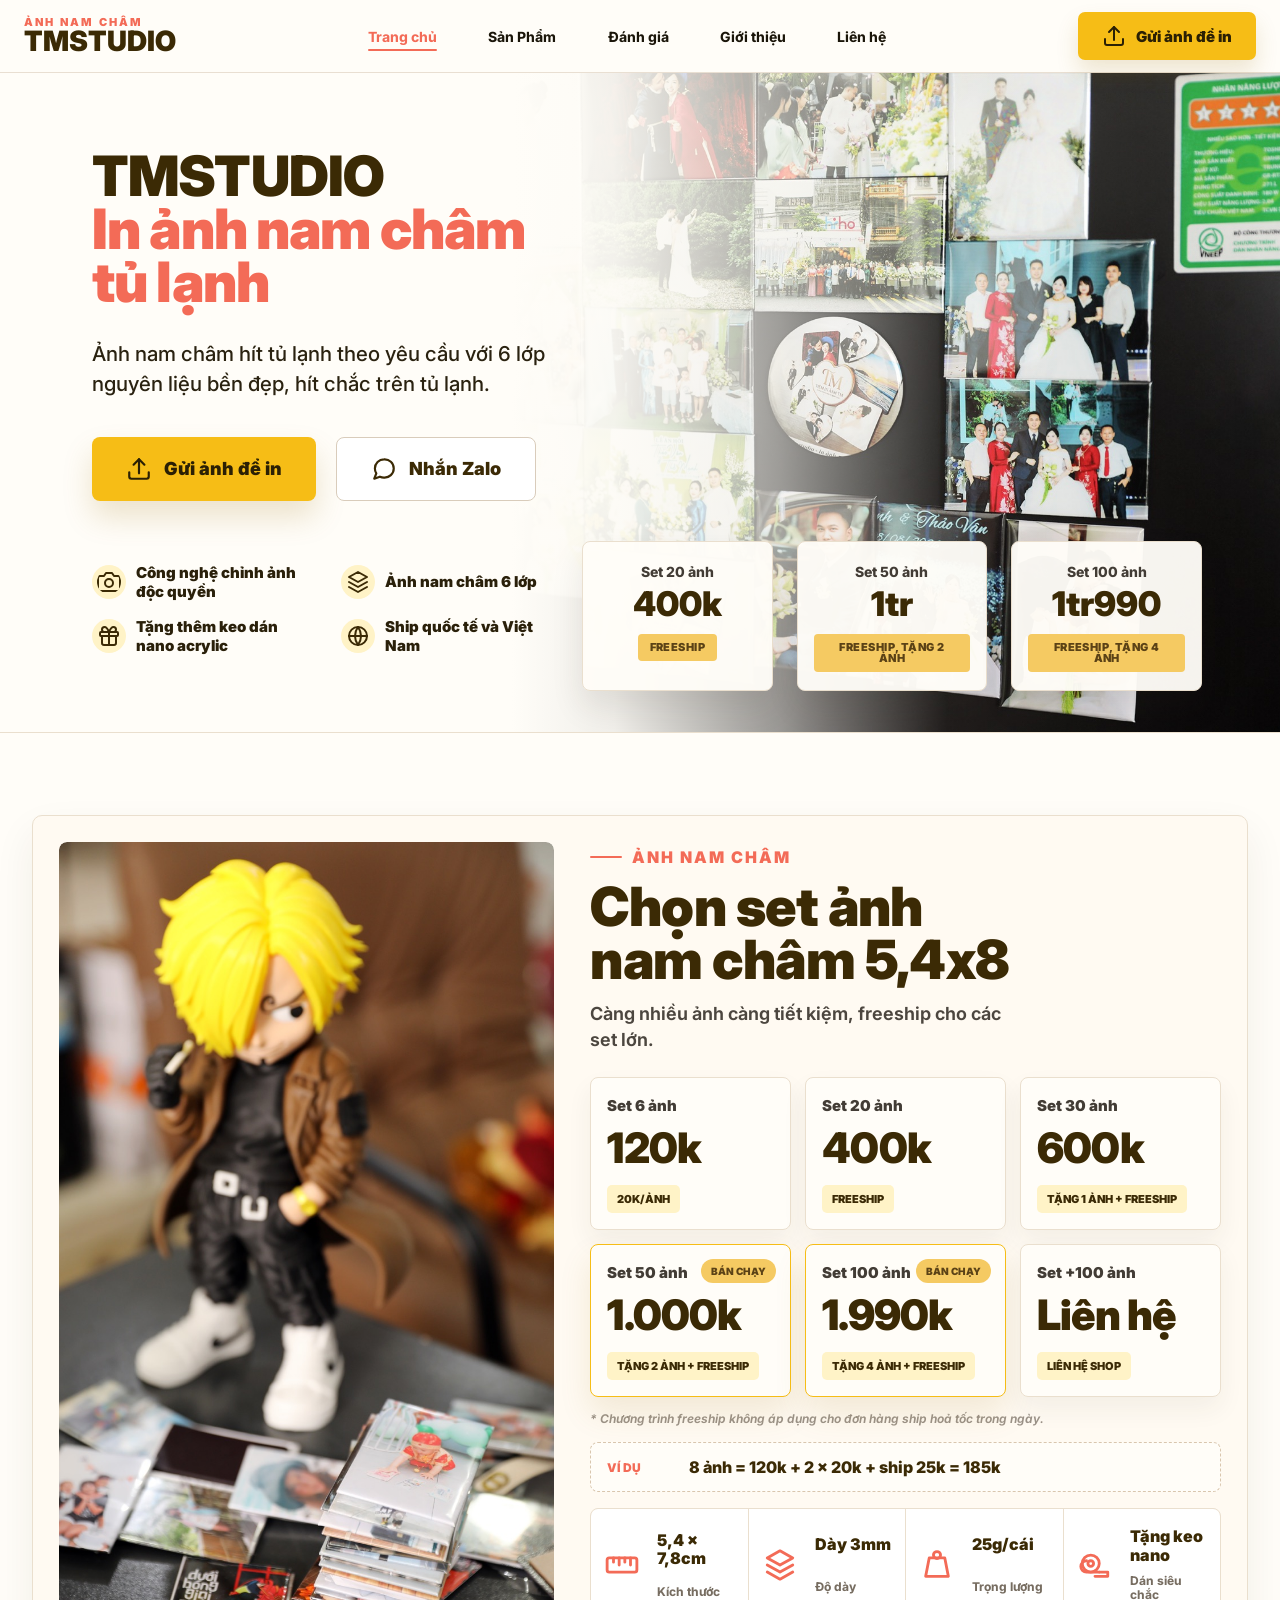
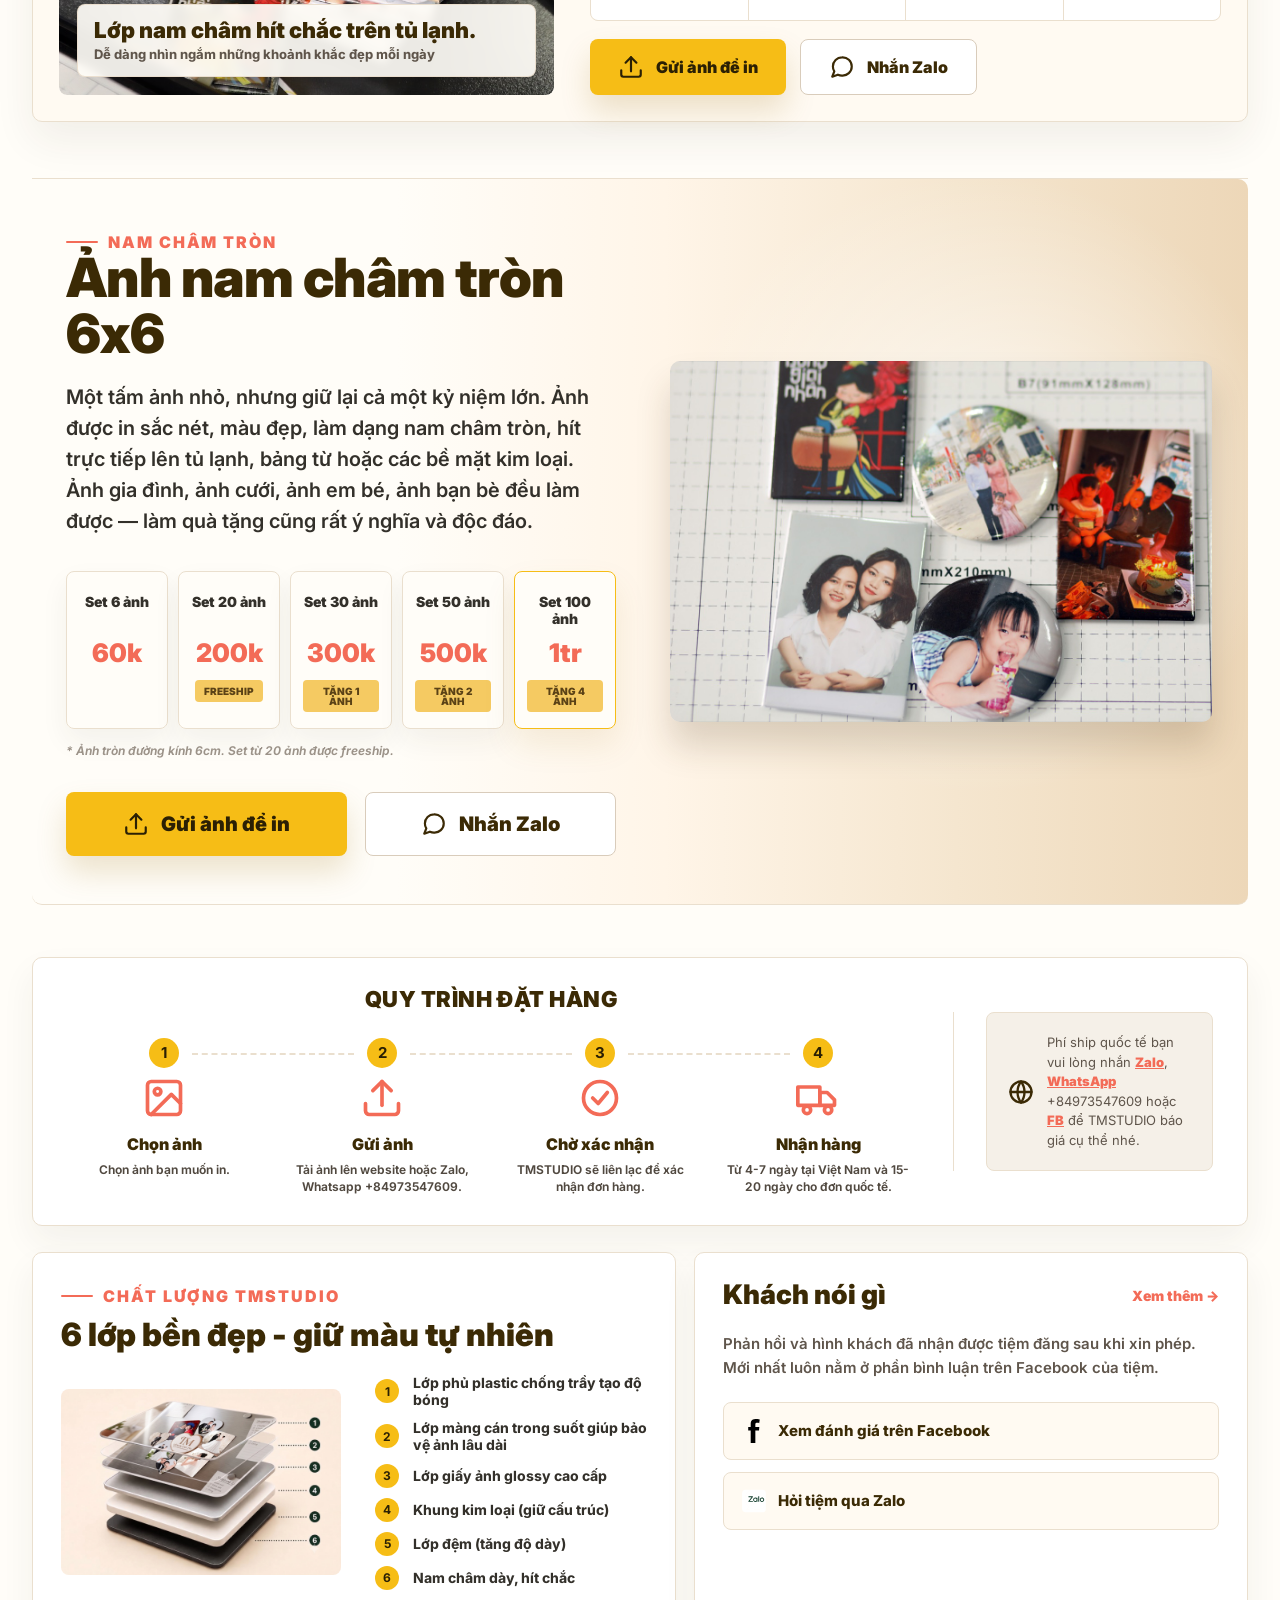
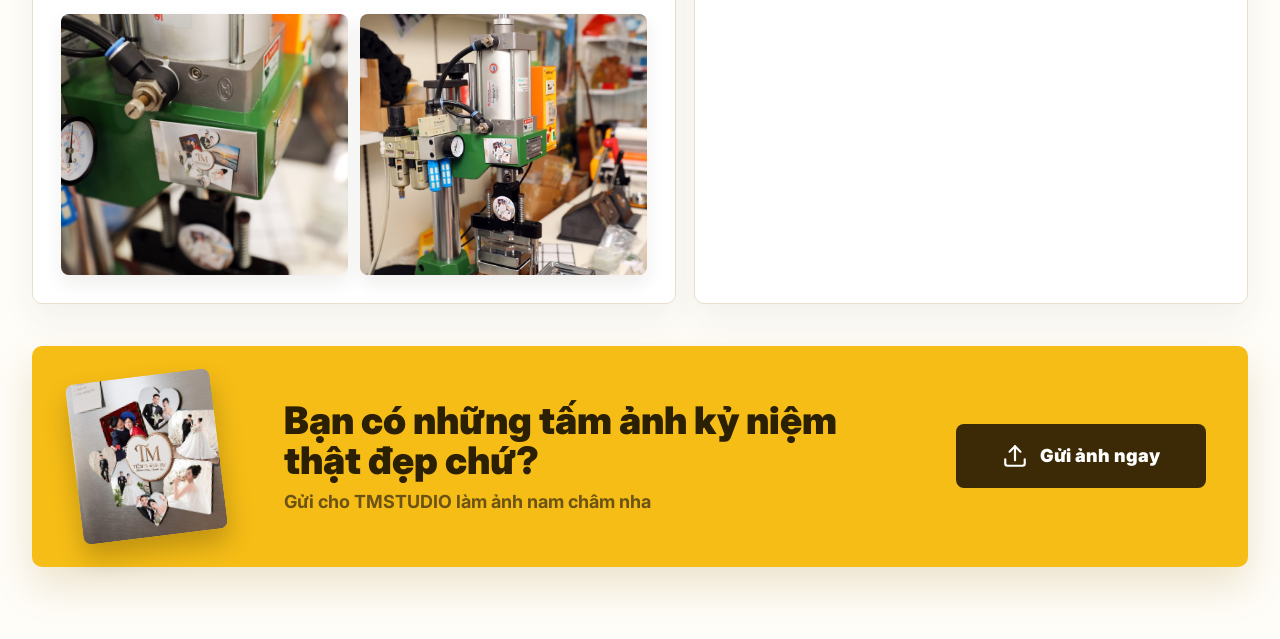
<file: index.html>
<!doctype html>
<html lang="vi">
<head>
<meta charset="utf-8"/>
<meta name="viewport" content="width=device-width, initial-scale=1"/>
<title>Ảnh Nam Châm - TMSTUDIO</title>
<meta name="description" content="In ảnh nam châm tủ lạnh theo yêu cầu với 6 lớp nguyên liệu bền đẹp, hít chắc trên tủ lạnh."/>
<link rel="icon" type="image/png" href="assets/favicon.png"/>
<link rel="apple-touch-icon" href="assets/favicon.png"/>
<link rel="preconnect" href="https://fonts.googleapis.com"/>
<link rel="preconnect" href="https://fonts.gstatic.com" crossorigin/>
<link rel="stylesheet" href="https://fonts.googleapis.com/css2?family=Inter:wght@400..900&display=swap"/>
<link rel="stylesheet" href="styles.css"/>
</head>
<body>

<!-- ══════════════════════════ icon sprite (inline so it works over file://) ══════════════════════════ -->
<svg class="sprite" aria-hidden="true" focusable="false" xmlns="http://www.w3.org/2000/svg">
  <symbol id="i-upload" viewBox="0 0 24 24" fill="none" stroke="currentColor" stroke-width="2" stroke-linecap="round" stroke-linejoin="round">
    <path d="M21 15v4a2 2 0 0 1-2 2H5a2 2 0 0 1-2-2v-4"/><path d="M17 8l-5-5-5 5"/><path d="M12 3v13"/>
  </symbol>
  <symbol id="i-chat" viewBox="0 0 24 24" fill="none" stroke="currentColor" stroke-width="2" stroke-linecap="round" stroke-linejoin="round">
    <path d="M21 11.5a8.4 8.4 0 0 1-9 8.4 9.1 9.1 0 0 1-3.8-.8L3 21l1.9-4.9A8.3 8.3 0 0 1 3.6 11.5 8.4 8.4 0 0 1 12 3.1a8.4 8.4 0 0 1 9 8.4Z"/>
  </symbol>
  <symbol id="i-camera" viewBox="0 0 24 24" fill="none" stroke="currentColor" stroke-width="2" stroke-linecap="round" stroke-linejoin="round">
    <path d="M23 19a2 2 0 0 1-2 2H3a2 2 0 0 1-2-2V8a2 2 0 0 1 2-2h4l2-3h6l2 3h4a2 2 0 0 1 2 2Z"/><circle cx="12" cy="13" r="4"/>
  </symbol>
  <symbol id="i-layers" viewBox="0 0 24 24" fill="none" stroke="currentColor" stroke-width="2" stroke-linecap="round" stroke-linejoin="round">
    <path d="m12 2 9 5-9 5-9-5 9-5Z"/><path d="m3 12 9 5 9-5"/><path d="m3 17 9 5 9-5"/>
  </symbol>
  <symbol id="i-gift" viewBox="0 0 24 24" fill="none" stroke="currentColor" stroke-width="2" stroke-linecap="round" stroke-linejoin="round">
    <rect x="3" y="8" width="18" height="4" rx="1"/><path d="M12 8v13"/><path d="M19 12v7a2 2 0 0 1-2 2H7a2 2 0 0 1-2-2v-7"/>
    <path d="M7.5 8a2.5 2.5 0 0 1 0-5C10 3 12 8 12 8s2-5 4.5-5a2.5 2.5 0 0 1 0 5"/>
  </symbol>
  <symbol id="i-globe" viewBox="0 0 24 24" fill="none" stroke="currentColor" stroke-width="2" stroke-linecap="round" stroke-linejoin="round">
    <circle cx="12" cy="12" r="9"/><path d="M3 12h18"/><path d="M12 3a15 15 0 0 1 0 18 15 15 0 0 1 0-18Z"/>
  </symbol>
  <symbol id="i-photo" viewBox="0 0 24 24" fill="none" stroke="currentColor" stroke-width="2" stroke-linecap="round" stroke-linejoin="round">
    <rect x="3" y="3" width="18" height="18" rx="2"/><circle cx="8.5" cy="8.5" r="1.8"/><path d="m21 15-5-5L5 21"/>
  </symbol>
  <symbol id="i-check" viewBox="0 0 24 24" fill="none" stroke="currentColor" stroke-width="2" stroke-linecap="round" stroke-linejoin="round">
    <circle cx="12" cy="12" r="9"/><path d="m8 12 3 3 5-6"/>
  </symbol>
  <symbol id="i-truck" viewBox="0 0 24 24" fill="none" stroke="currentColor" stroke-width="2" stroke-linecap="round" stroke-linejoin="round">
    <path d="M1 6h12v10H1z"/><path d="M13 9h4l4 4v3h-8z"/><circle cx="6" cy="18.5" r="2"/><circle cx="17.5" cy="18.5" r="2"/>
  </symbol>
  <symbol id="i-ruler" viewBox="0 0 24 24" fill="none" stroke="currentColor" stroke-width="2" stroke-linecap="round" stroke-linejoin="round">
    <rect x="1.5" y="7" width="21" height="10" rx="1.5"/><path d="M6 7v3M10 7v5M14 7v3M18 7v5"/>
  </symbol>
  <symbol id="i-weight" viewBox="0 0 24 24" fill="none" stroke="currentColor" stroke-width="2" stroke-linecap="round" stroke-linejoin="round">
    <path d="M6.5 7h11l2.5 13H4L6.5 7Z"/><circle cx="12" cy="5" r="2.5"/>
  </symbol>
  <symbol id="i-tape" viewBox="0 0 24 24" fill="none" stroke="currentColor" stroke-width="2" stroke-linecap="round" stroke-linejoin="round">
    <circle cx="9" cy="11" r="6"/><circle cx="9" cy="11" r="2"/><path d="M15 17H6a4 4 0 0 1 0-8"/><path d="M15 17h6v3h-9"/>
  </symbol>
  <symbol id="i-menu" viewBox="0 0 24 24" fill="none" stroke="currentColor" stroke-width="2.2" stroke-linecap="round">
    <path d="M3 6h18M3 12h18M3 18h18"/>
  </symbol>
</svg>

<!-- ══════════════════════════ header ══════════════════════════ -->
<header class="site-header">
  <div class="topbar">
    <a class="nav-logo" href="index.html">
      <span>Ảnh nam châm</span>
      <strong>TMSTUDIO</strong>
    </a>

    <nav class="nav-links" aria-label="Điều hướng chính">
      <a href="index.html" class="is-active">Trang chủ</a>
      <a href="products.html">Sản Phẩm</a>
      <a href="reviews.html">Đánh giá</a>
      <a href="about.html">Giới thiệu</a>
      <a href="contact.html">Liên hệ</a>
    </nav>

    <a class="nav-cta" href="order.html">
      <svg class="ico" aria-hidden="true"><use href="#i-upload"/></svg>Gửi ảnh để in
    </a>

    <button class="nav-burger" type="button" aria-label="Mở menu" aria-expanded="false" aria-controls="mobile-nav">
      <svg class="ico" aria-hidden="true"><use href="#i-menu"/></svg>
    </button>
  </div>

  <nav class="mobile-nav" id="mobile-nav" aria-label="Điều hướng di động" hidden>
    <a href="index.html" class="is-active">Trang chủ</a>
    <a href="products.html">Sản Phẩm</a>
    <a href="reviews.html">Đánh giá</a>
    <a href="about.html">Giới thiệu</a>
    <a href="contact.html">Liên hệ</a>
    <a class="mobile-nav-cta" href="order.html">Gửi ảnh để in</a>
  </nav>
</header>

<main class="home" id="top">

  <!-- ══════════════════════════ hero ══════════════════════════ -->
  <section class="hero">
    <div class="hero-copy">
      <h1>TMSTUDIO<br/><span>In ảnh nam châm tủ lạnh</span></h1>
      <p>Ảnh nam châm hít tủ lạnh theo yêu cầu với 6 lớp nguyên liệu bền đẹp, hít chắc trên tủ lạnh.</p>

      <div class="hero-actions">
        <a class="btn btn-primary" href="order.html"><svg class="ico" aria-hidden="true"><use href="#i-upload"/></svg>Gửi ảnh để in</a>
        <a class="btn btn-ghost" href="https://zaloapp.com/qr/p/19hxy2br83hor" target="_blank" rel="noopener noreferrer"><svg class="ico" aria-hidden="true"><use href="#i-chat"/></svg>Nhắn Zalo</a>
      </div>

      <ul class="hero-benefits">
        <li><svg class="ico" aria-hidden="true"><use href="#i-camera"/></svg>Công nghệ chỉnh ảnh độc quyền</li>
        <li><svg class="ico" aria-hidden="true"><use href="#i-layers"/></svg>Ảnh nam châm 6 lớp</li>
        <li><svg class="ico" aria-hidden="true"><use href="#i-gift"/></svg>Tặng thêm keo dán nano acrylic</li>
        <li><svg class="ico" aria-hidden="true"><use href="#i-globe"/></svg>Ship quốc tế và Việt Nam</li>
      </ul>
    </div>

    <div class="hero-visual">
      <img src="assets/hero-fridge.jpg" alt="Ảnh nam châm TMSTUDIO trên cánh tủ lạnh"/>
      <div class="hero-prices">
        <article class="price-card">
          <p>Set 20 ảnh</p><strong>400k</strong><span>Freeship</span>
        </article>
        <article class="price-card">
          <p>Set 50 ảnh</p><strong>1tr</strong><span>Freeship, tặng 2 ảnh</span>
        </article>
        <article class="price-card">
          <p>Set 100 ảnh</p><strong>1tr990</strong><span>Freeship, tặng 4 ảnh</span>
        </article>
      </div>
    </div>
  </section>

  <!-- ══════════════════════════ magnet sets ══════════════════════════ -->
  <section class="band magnet-band" id="san-pham">
    <div class="magnet-layout">
      <div class="magnet-visual">
        <img src="assets/magnet-closeup.jpg" alt="Ảnh nam châm TMSTUDIO in xong xếp trên bàn"/>
        <div class="magnet-badge">
          <strong>Lớp nam châm hít chắc trên tủ lạnh.</strong>
          <span>Dễ dàng nhìn ngắm những khoảnh khắc đẹp mỗi ngày</span>
        </div>
      </div>

      <div class="magnet-content">
        <div class="section-title">
          <span class="eyebrow">Ảnh nam châm</span>
          <h2>Chọn set ảnh nam châm 5,4x8</h2>
          <p>Càng nhiều ảnh càng tiết kiệm, freeship cho các set lớn.</p>
        </div>

        <div class="set-grid">
          <article class="set-card">
            <p>Set 6 ảnh</p><strong>120k</strong><em>20k/ảnh</em>
          </article>
          <article class="set-card">
            <p>Set 20 ảnh</p><strong>400k</strong><em>Freeship</em>
          </article>
          <article class="set-card">
            <p>Set 30 ảnh</p><strong>600k</strong><em>Tặng 1 ảnh + freeship</em>
          </article>
          <article class="set-card is-bonus">
            <span class="ribbon">Bán chạy</span>
            <p>Set 50 ảnh</p><strong>1.000k</strong><em>Tặng 2 ảnh + freeship</em>
          </article>
          <article class="set-card is-bonus">
            <span class="ribbon">Bán chạy</span>
            <p>Set 100 ảnh</p><strong>1.990k</strong><em>Tặng 4 ảnh + freeship</em>
          </article>
          <article class="set-card">
            <p>Set +100 ảnh</p><strong>Liên hệ</strong><em>Liên hệ shop</em>
          </article>
        </div>

        <p class="fine-note">* Chương trình freeship không áp dụng cho đơn hàng ship hoả tốc trong ngày.</p>

        <div class="calc">
          <span>Ví dụ</span>
          <strong>8 ảnh = 120k + 2 x 20k + ship 25k = 185k</strong>
        </div>

        <div class="spec-grid">
          <article>
            <svg class="ico" aria-hidden="true"><use href="#i-ruler"/></svg>
            <strong>5,4 x 7,8cm</strong><span>Kích thước</span>
          </article>
          <article>
            <svg class="ico" aria-hidden="true"><use href="#i-layers"/></svg>
            <strong>Dày 3mm</strong><span>Độ dày</span>
          </article>
          <article>
            <svg class="ico" aria-hidden="true"><use href="#i-weight"/></svg>
            <strong>25g/cái</strong><span>Trọng lượng</span>
          </article>
          <article>
            <svg class="ico" aria-hidden="true"><use href="#i-tape"/></svg>
            <strong>Tặng keo nano</strong><span>Dán siêu chắc</span>
          </article>
        </div>

        <div class="magnet-actions">
          <a class="btn btn-primary" href="order.html"><svg class="ico" aria-hidden="true"><use href="#i-upload"/></svg>Gửi ảnh để in</a>
          <a class="btn btn-ghost" href="https://zaloapp.com/qr/p/19hxy2br83hor" target="_blank" rel="noopener noreferrer"><svg class="ico" aria-hidden="true"><use href="#i-chat"/></svg>Nhắn Zalo</a>
        </div>
      </div>
    </div>
  </section>

  <!-- ══════════════════════════ desk frame ══════════════════════════ -->
  <section class="band frame-band">
    <div class="frame-copy">
      <div class="section-title">
        <span class="eyebrow">Nam châm tròn</span>
        <h2>Ảnh nam châm tròn 6x6</h2>
      </div>
      <p class="frame-lede">Một tấm ảnh nhỏ, nhưng giữ lại cả một kỷ niệm lớn. Ảnh được in sắc nét, màu đẹp, làm dạng nam châm tròn, hít trực tiếp lên tủ lạnh, bảng từ hoặc các bề mặt kim loại. Ảnh gia đình, ảnh cưới, ảnh em bé, ảnh bạn bè đều làm được — làm quà tặng cũng rất ý nghĩa và độc đáo.</p>

      <div class="frame-prices">
        <article><p>Set 6 ảnh</p><strong>60k</strong></article>
        <article><p>Set 20 ảnh</p><strong>200k</strong><span>Freeship</span></article>
        <article><p>Set 30 ảnh</p><strong>300k</strong><span>Tặng 1 ảnh</span></article>
        <article><p>Set 50 ảnh</p><strong>500k</strong><span>Tặng 2 ảnh</span></article>
        <article class="is-featured"><p>Set 100 ảnh</p><strong>1tr</strong><span>Tặng 4 ảnh</span></article>
      </div>

      <p class="fine-note">* Ảnh tròn đường kính 6cm. Set từ 20 ảnh được freeship.</p>

      <div class="frame-actions">
        <a class="btn btn-primary" href="order.html"><svg class="ico" aria-hidden="true"><use href="#i-upload"/></svg>Gửi ảnh để in</a>
        <a class="btn btn-ghost" href="https://zaloapp.com/qr/p/19hxy2br83hor" target="_blank" rel="noopener noreferrer"><svg class="ico" aria-hidden="true"><use href="#i-chat"/></svg>Nhắn Zalo</a>
      </div>
</div>

    <div class="frame-visual">
      <img src="assets/product-magnets.jpg" alt="Ảnh nam châm tròn và chữ nhật do TMSTUDIO in"/>
    </div>
  </section>

  <!-- ══════════════════════════ order process ══════════════════════════ -->
  <section class="order-card" id="gioi-thieu">
    <div class="process">
      <h2>Quy trình đặt hàng</h2>
      <div class="process-steps">
        <article>
          <b>1</b>
          <svg class="ico" aria-hidden="true"><use href="#i-photo"/></svg>
          <h3>Chọn ảnh</h3>
          <p>Chọn ảnh bạn muốn in.</p>
        </article>
        <article>
          <b>2</b>
          <svg class="ico" aria-hidden="true"><use href="#i-upload"/></svg>
          <h3>Gửi ảnh</h3>
          <p>Tải ảnh lên website hoặc Zalo, Whatsapp +84973547609.</p>
        </article>
        <article>
          <b>3</b>
          <svg class="ico" aria-hidden="true"><use href="#i-check"/></svg>
          <h3>Chờ xác nhận</h3>
          <p>TMSTUDIO sẽ liên lạc để xác nhận đơn hàng.</p>
        </article>
        <article>
          <b>4</b>
          <svg class="ico" aria-hidden="true"><use href="#i-truck"/></svg>
          <h3>Nhận hàng</h3>
          <p>Từ 4-7 ngày tại Việt Nam và 15-20 ngày cho đơn quốc tế.</p>
        </article>
      </div>
    </div>

    <div class="delivery">
      <article class="delivery-intl">
        <svg class="ico" aria-hidden="true"><use href="#i-globe"/></svg>
        <span>Phí ship quốc tế bạn vui lòng nhắn
          <a href="https://zaloapp.com/qr/p/19hxy2br83hor" target="_blank" rel="noopener noreferrer">Zalo</a>, <a href="https://wa.me/84973547609" target="_blank" rel="noopener noreferrer">WhatsApp</a> +84973547609 hoặc
          <a href="https://fb.com/anhnamcham.tm" target="_blank" rel="noopener noreferrer">FB</a> để TMSTUDIO báo giá cụ thể nhé.</span>
      </article>
    </div>
  </section>

  <!-- ══════════════════════════ quality + feedback ══════════════════════════ -->
  <section class="proof-grid" id="danh-gia">
    <div class="quality-card">
      <span class="eyebrow">Chất lượng TMSTUDIO</span>
      <h2>6 lớp bền đẹp - giữ màu tự nhiên</h2>

      <div class="quality-body">
        <img src="assets/layer-stack.jpg" alt="Cấu tạo 6 lớp của ảnh nam châm TMSTUDIO"/>
        <div class="layer-list">
          <p><b>1</b>Lớp phủ plastic chống trầy tạo độ bóng</p>
          <p><b>2</b>Lớp màng cán trong suốt giúp bảo vệ ảnh lâu dài</p>
          <p><b>3</b>Lớp giấy ảnh glossy cao cấp</p>
          <p><b>4</b>Khung kim loại (giữ cấu trúc)</p>
          <p><b>5</b>Lớp đệm (tăng độ dày)</p>
          <p><b>6</b>Nam châm dày, hít chắc</p>
        </div>
      </div>

      <div class="gallery-row">
        <img src="assets/gallery-1.jpg" alt="Máy dập ảnh nam châm tại xưởng TMSTUDIO"/>
        <img src="assets/gallery-2.jpg" alt="Máy dập ảnh nam châm của TMSTUDIO"/>
      </div>
    </div>

    <div class="review-card">
      <div class="review-header">
        <h2>Khách nói gì</h2>
        <a href="reviews.html">Xem thêm →</a>
      </div>
      <p class="review-lede">Phản hồi và hình khách đã nhận được tiệm đăng sau khi xin phép. Mới nhất luôn nằm ở phần bình luận trên Facebook của tiệm.</p>
      <div class="review-links">
        <a href="https://fb.com/anhnamcham.tm" target="_blank" rel="noopener noreferrer">
          <img src="assets/icon-facebook.svg" alt="" aria-hidden="true"/>Xem đánh giá trên Facebook
        </a>
        <a href="https://zaloapp.com/qr/p/19hxy2br83hor" target="_blank" rel="noopener noreferrer">
          <img src="assets/icon-zalo-color.svg" alt="" aria-hidden="true"/>Hỏi tiệm qua Zalo
        </a>
      </div>
    </div>
  </section>

  <!-- ══════════════════════════ final CTA ══════════════════════════ -->
  <section class="final-cta" id="gui-anh">
    <img src="assets/cta.jpg" alt="Ảnh nam châm TMSTUDIO dán trên tủ lạnh"/>
    <div>
      <h2>Bạn có những tấm ảnh kỷ niệm thật đẹp chứ?</h2>
      <p>Gửi cho TMSTUDIO làm ảnh nam châm nha</p>
    </div>
    <a class="btn" href="order.html"><svg class="ico" aria-hidden="true"><use href="#i-upload"/></svg>Gửi ảnh ngay</a>
  </section>

</main>


<script>
  // Only interactive bit on the page: the mobile menu toggle.
  const burger = document.querySelector('.nav-burger');
  const panel = document.getElementById('mobile-nav');
  burger.addEventListener('click', () => {
    const open = burger.getAttribute('aria-expanded') === 'true';
    burger.setAttribute('aria-expanded', String(!open));
    panel.hidden = open;
  });
  panel.addEventListener('click', (e) => {
    if (e.target.tagName === 'A') {
      burger.setAttribute('aria-expanded', 'false');
      panel.hidden = true;
    }
  });
</script>
<script src="zalo.js" defer></script>
</body>
</html>
</file>
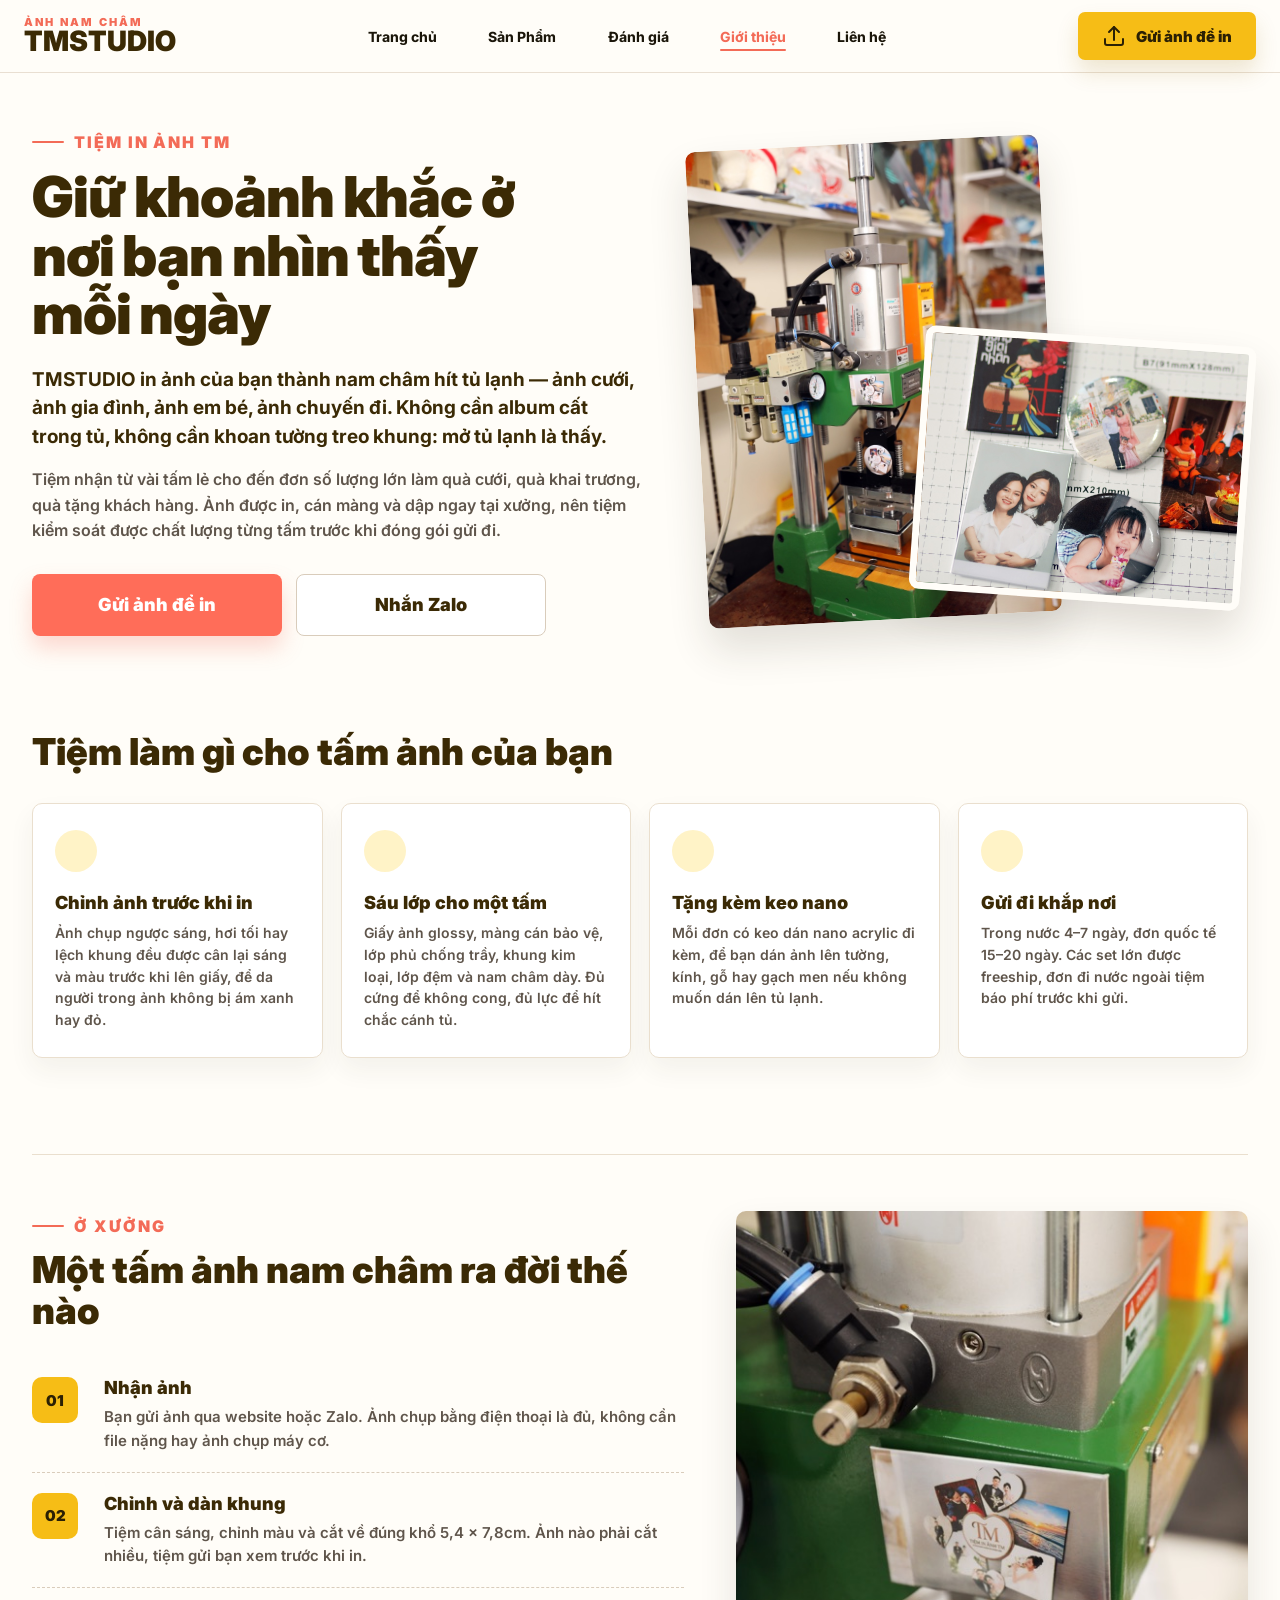
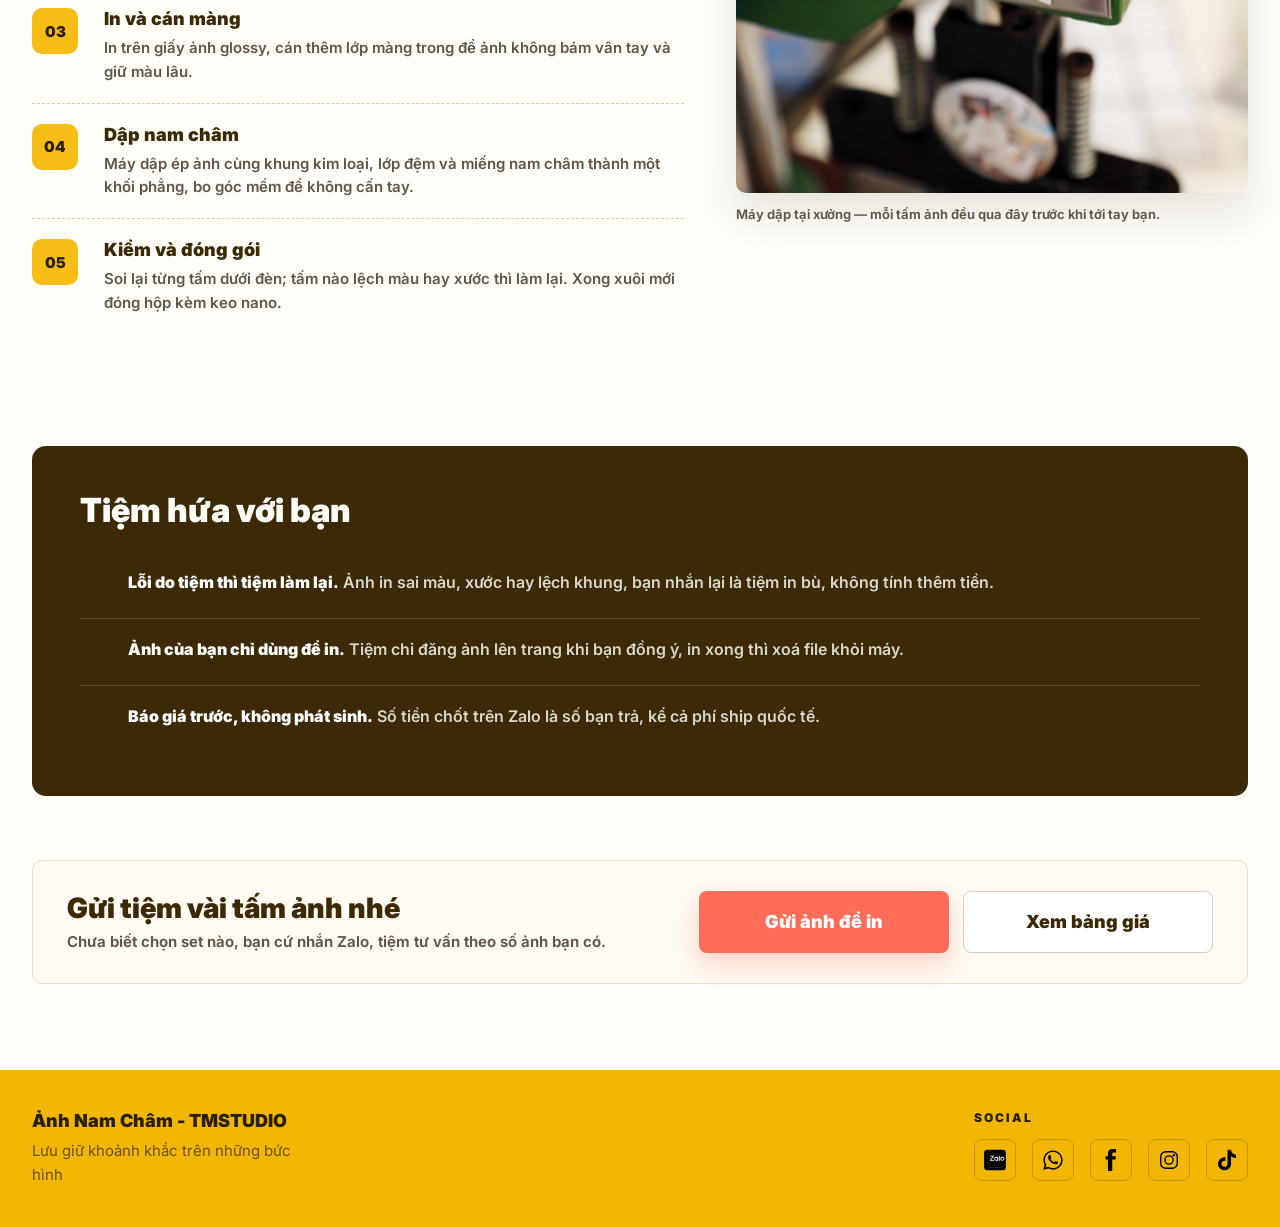
<file: about.html>
<!doctype html>
<html lang="vi">
<head>
<meta charset="utf-8"/>
<meta name="viewport" content="width=device-width, initial-scale=1"/>
<title>Giới thiệu - Ảnh Nam Châm TMSTUDIO</title>
<meta name="description" content="TMSTUDIO in ảnh nam châm hít tủ lạnh: cách tiệm chỉnh ảnh, in, dập và đóng gói từng tấm tại xưởng."/>
<link rel="icon" type="image/png" href="assets/favicon.png"/>
<link rel="apple-touch-icon" href="assets/favicon.png"/>
<link rel="preconnect" href="https://fonts.googleapis.com"/>
<link rel="preconnect" href="https://fonts.gstatic.com" crossorigin/>
<link rel="stylesheet" href="https://fonts.googleapis.com/css2?family=Inter:wght@400..900&display=swap"/>
<link rel="stylesheet" href="styles.css"/>
</head>
<body>

<!-- ══════════════════════════ icon sprite (inline so it works over file://) ══════════════════════════ -->
<svg class="sprite" aria-hidden="true" focusable="false" xmlns="http://www.w3.org/2000/svg">
  <symbol id="i-upload" viewBox="0 0 24 24" fill="none" stroke="currentColor" stroke-width="2" stroke-linecap="round" stroke-linejoin="round">
    <path d="M21 15v4a2 2 0 0 1-2 2H5a2 2 0 0 1-2-2v-4"/><path d="M17 8l-5-5-5 5"/><path d="M12 3v13"/>
  </symbol>
  <symbol id="i-menu" viewBox="0 0 24 24" fill="none" stroke="currentColor" stroke-width="2.2" stroke-linecap="round">
    <path d="M3 6h18M3 12h18M3 18h18"/>
  </symbol>
</svg>

<!-- ══════════════════════════ header ══════════════════════════ -->
<header class="site-header">
  <div class="topbar">
    <a class="nav-logo" href="index.html">
      <span>Ảnh nam châm</span>
      <strong>TMSTUDIO</strong>
    </a>

    <nav class="nav-links" aria-label="Điều hướng chính">
      <a href="index.html">Trang chủ</a>
      <a href="products.html">Sản Phẩm</a>
      <a href="reviews.html">Đánh giá</a>
      <a href="about.html" class="is-active">Giới thiệu</a>
      <a href="contact.html">Liên hệ</a>
    </nav>

    <a class="nav-cta" href="order.html">
      <svg class="ico" aria-hidden="true"><use href="#i-upload"/></svg>Gửi ảnh để in
    </a>

    <button class="nav-burger" type="button" aria-label="Mở menu" aria-expanded="false" aria-controls="mobile-nav">
      <svg class="ico" aria-hidden="true"><use href="#i-menu"/></svg>
    </button>
  </div>

  <nav class="mobile-nav" id="mobile-nav" aria-label="Điều hướng di động" hidden>
    <a href="index.html">Trang chủ</a>
    <a href="products.html">Sản Phẩm</a>
    <a href="reviews.html">Đánh giá</a>
    <a href="about.html" class="is-active">Giới thiệu</a>
    <a href="contact.html">Liên hệ</a>
    <a class="mobile-nav-cta" href="order.html">Gửi ảnh để in</a>
  </nav>
</header>

<main class="story-page">

  <!-- ══════════════════════════ mở đầu ══════════════════════════ -->
  <section class="story-intro">
    <div class="story-intro-copy">
      <span class="eyebrow">Tiệm in ảnh TM</span>
      <h1>Giữ khoảnh khắc ở nơi bạn nhìn thấy mỗi ngày</h1>
      <p class="story-lede">TMSTUDIO in ảnh của bạn thành nam châm hít tủ lạnh — ảnh cưới, ảnh gia đình, ảnh em bé, ảnh chuyến đi. Không cần album cất trong tủ, không cần khoan tường treo khung: mở tủ lạnh là thấy.</p>
      <p>Tiệm nhận từ vài tấm lẻ cho đến đơn số lượng lớn làm quà cưới, quà khai trương, quà tặng khách hàng. Ảnh được in, cán màng và dập ngay tại xưởng, nên tiệm kiểm soát được chất lượng từng tấm trước khi đóng gói gửi đi.</p>
      <div class="story-actions">
        <a class="pill pill-primary" href="order.html">Gửi ảnh để in</a>
        <a class="pill pill-ghost" href="https://zaloapp.com/qr/p/19hxy2br83hor" target="_blank" rel="noopener noreferrer">Nhắn Zalo</a>
      </div>
    </div>
    <div class="story-intro-visual">
      <img class="shot-back" src="assets/gallery-2.jpg" alt="Máy dập ảnh nam châm tại xưởng TMSTUDIO"/>
      <img class="shot-front" src="assets/product-magnets.jpg" alt="Ảnh nam châm tròn và chữ nhật do TMSTUDIO in"/>
    </div>
  </section>

  <!-- ══════════════════════════ tiệm làm gì ══════════════════════════ -->
  <section class="story-values">
    <h2>Tiệm làm gì cho tấm ảnh của bạn</h2>
    <div class="value-grid">
      <article>
        <svg class="ico" aria-hidden="true"><use href="#i-camera"/></svg>
        <h3>Chỉnh ảnh trước khi in</h3>
        <p>Ảnh chụp ngược sáng, hơi tối hay lệch khung đều được cân lại sáng và màu trước khi lên giấy, để da người trong ảnh không bị ám xanh hay đỏ.</p>
      </article>
      <article>
        <svg class="ico" aria-hidden="true"><use href="#i-layers"/></svg>
        <h3>Sáu lớp cho một tấm</h3>
        <p>Giấy ảnh glossy, màng cán bảo vệ, lớp phủ chống trầy, khung kim loại, lớp đệm và nam châm dày. Đủ cứng để không cong, đủ lực để hít chắc cánh tủ.</p>
      </article>
      <article>
        <svg class="ico" aria-hidden="true"><use href="#i-gift"/></svg>
        <h3>Tặng kèm keo nano</h3>
        <p>Mỗi đơn có keo dán nano acrylic đi kèm, để bạn dán ảnh lên tường, kính, gỗ hay gạch men nếu không muốn dán lên tủ lạnh.</p>
      </article>
      <article>
        <svg class="ico" aria-hidden="true"><use href="#i-globe"/></svg>
        <h3>Gửi đi khắp nơi</h3>
        <p>Trong nước 4–7 ngày, đơn quốc tế 15–20 ngày. Các set lớn được freeship, đơn đi nước ngoài tiệm báo phí trước khi gửi.</p>
      </article>
    </div>
  </section>

  <!-- ══════════════════════════ ở xưởng ══════════════════════════ -->
  <section class="story-flow">
    <div class="flow-copy">
      <span class="eyebrow">Ở xưởng</span>
      <h2>Một tấm ảnh nam châm ra đời thế nào</h2>
      <ol class="flow-list">
        <li>
          <b>01</b>
          <div><strong>Nhận ảnh</strong><p>Bạn gửi ảnh qua website hoặc Zalo. Ảnh chụp bằng điện thoại là đủ, không cần file nặng hay ảnh chụp máy cơ.</p></div>
        </li>
        <li>
          <b>02</b>
          <div><strong>Chỉnh và dàn khung</strong><p>Tiệm cân sáng, chỉnh màu và cắt về đúng khổ 5,4 x 7,8cm. Ảnh nào phải cắt nhiều, tiệm gửi bạn xem trước khi in.</p></div>
        </li>
        <li>
          <b>03</b>
          <div><strong>In và cán màng</strong><p>In trên giấy ảnh glossy, cán thêm lớp màng trong để ảnh không bám vân tay và giữ màu lâu.</p></div>
        </li>
        <li>
          <b>04</b>
          <div><strong>Dập nam châm</strong><p>Máy dập ép ảnh cùng khung kim loại, lớp đệm và miếng nam châm thành một khối phẳng, bo góc mềm để không cấn tay.</p></div>
        </li>
        <li>
          <b>05</b>
          <div><strong>Kiểm và đóng gói</strong><p>Soi lại từng tấm dưới đèn; tấm nào lệch màu hay xước thì làm lại. Xong xuôi mới đóng hộp kèm keo nano.</p></div>
        </li>
      </ol>
    </div>
    <figure class="flow-visual">
      <img src="assets/gallery-1.jpg" alt="Máy dập ảnh nam châm của TMSTUDIO"/>
      <figcaption>Máy dập tại xưởng — mỗi tấm ảnh đều qua đây trước khi tới tay bạn.</figcaption>
    </figure>
  </section>

  <!-- ══════════════════════════ cam kết ══════════════════════════ -->
  <section class="story-promise">
    <h2>Tiệm hứa với bạn</h2>
    <ul>
      <li><svg class="ico" aria-hidden="true"><use href="#i-check"/></svg><span><strong>Lỗi do tiệm thì tiệm làm lại.</strong> Ảnh in sai màu, xước hay lệch khung, bạn nhắn lại là tiệm in bù, không tính thêm tiền.</span></li>
      <li><svg class="ico" aria-hidden="true"><use href="#i-photo"/></svg><span><strong>Ảnh của bạn chỉ dùng để in.</strong> Tiệm chỉ đăng ảnh lên trang khi bạn đồng ý, in xong thì xoá file khỏi máy.</span></li>
      <li><svg class="ico" aria-hidden="true"><use href="#i-chat"/></svg><span><strong>Báo giá trước, không phát sinh.</strong> Số tiền chốt trên Zalo là số bạn trả, kể cả phí ship quốc tế.</span></li>
    </ul>
  </section>

  <!-- ══════════════════════════ CTA ══════════════════════════ -->
  <section class="story-cta">
    <div>
      <h2>Gửi tiệm vài tấm ảnh nhé</h2>
      <p>Chưa biết chọn set nào, bạn cứ nhắn Zalo, tiệm tư vấn theo số ảnh bạn có.</p>
    </div>
    <div class="story-actions">
      <a class="pill pill-primary" href="order.html">Gửi ảnh để in</a>
      <a class="pill pill-ghost" href="products.html">Xem bảng giá</a>
    </div>
  </section>

</main>

<!-- ══════════════════════════ footer ══════════════════════════ -->
<footer class="site-footer">
  <div class="footer-inner">
    <aside>
      <p class="footer-brand">Ảnh Nam Châm - TMSTUDIO</p>
      <p class="footer-tagline">Lưu giữ khoảnh khắc trên những bức hình</p>
    </aside>
    <nav aria-label="Mạng xã hội">
      <h2 class="footer-title">Social</h2>
      <div class="socials">
        <a href="https://zaloapp.com/qr/p/19hxy2br83hor" target="_blank" rel="noopener noreferrer" aria-label="Zalo TMSTUDIO"><img src="assets/icon-zalo.svg" alt=""/></a>
        <a href="https://wa.me/84973547609" target="_blank" rel="noopener noreferrer" aria-label="WhatsApp TMSTUDIO"><img src="assets/icon-whatsapp.svg" alt=""/></a>
        <a href="https://fb.com/anhnamcham.tm" target="_blank" rel="noopener noreferrer" aria-label="Facebook TMSTUDIO"><img src="assets/icon-facebook.svg" alt=""/></a>
        <a href="https://fb.com/anhnamcham.tm" target="_blank" rel="noopener noreferrer" aria-label="Instagram TMSTUDIO"><img src="assets/icon-instagram.svg" alt=""/></a>
        <a href="https://fb.com/anhnamcham.tm" target="_blank" rel="noopener noreferrer" aria-label="TikTok TMSTUDIO"><img src="assets/icon-tiktok.svg" alt=""/></a>
      </div>
    </nav>
  </div>
</footer>

<script>
  // Only interactive bit on the page: the mobile menu toggle.
  const burger = document.querySelector('.nav-burger');
  const panel = document.getElementById('mobile-nav');
  burger.addEventListener('click', () => {
    const open = burger.getAttribute('aria-expanded') === 'true';
    burger.setAttribute('aria-expanded', String(!open));
    panel.hidden = open;
  });
  panel.addEventListener('click', (e) => {
    if (e.target.tagName === 'A') {
      burger.setAttribute('aria-expanded', 'false');
      panel.hidden = true;
    }
  });
</script>
<script src="zalo.js" defer></script>
</body>
</html>
</file>
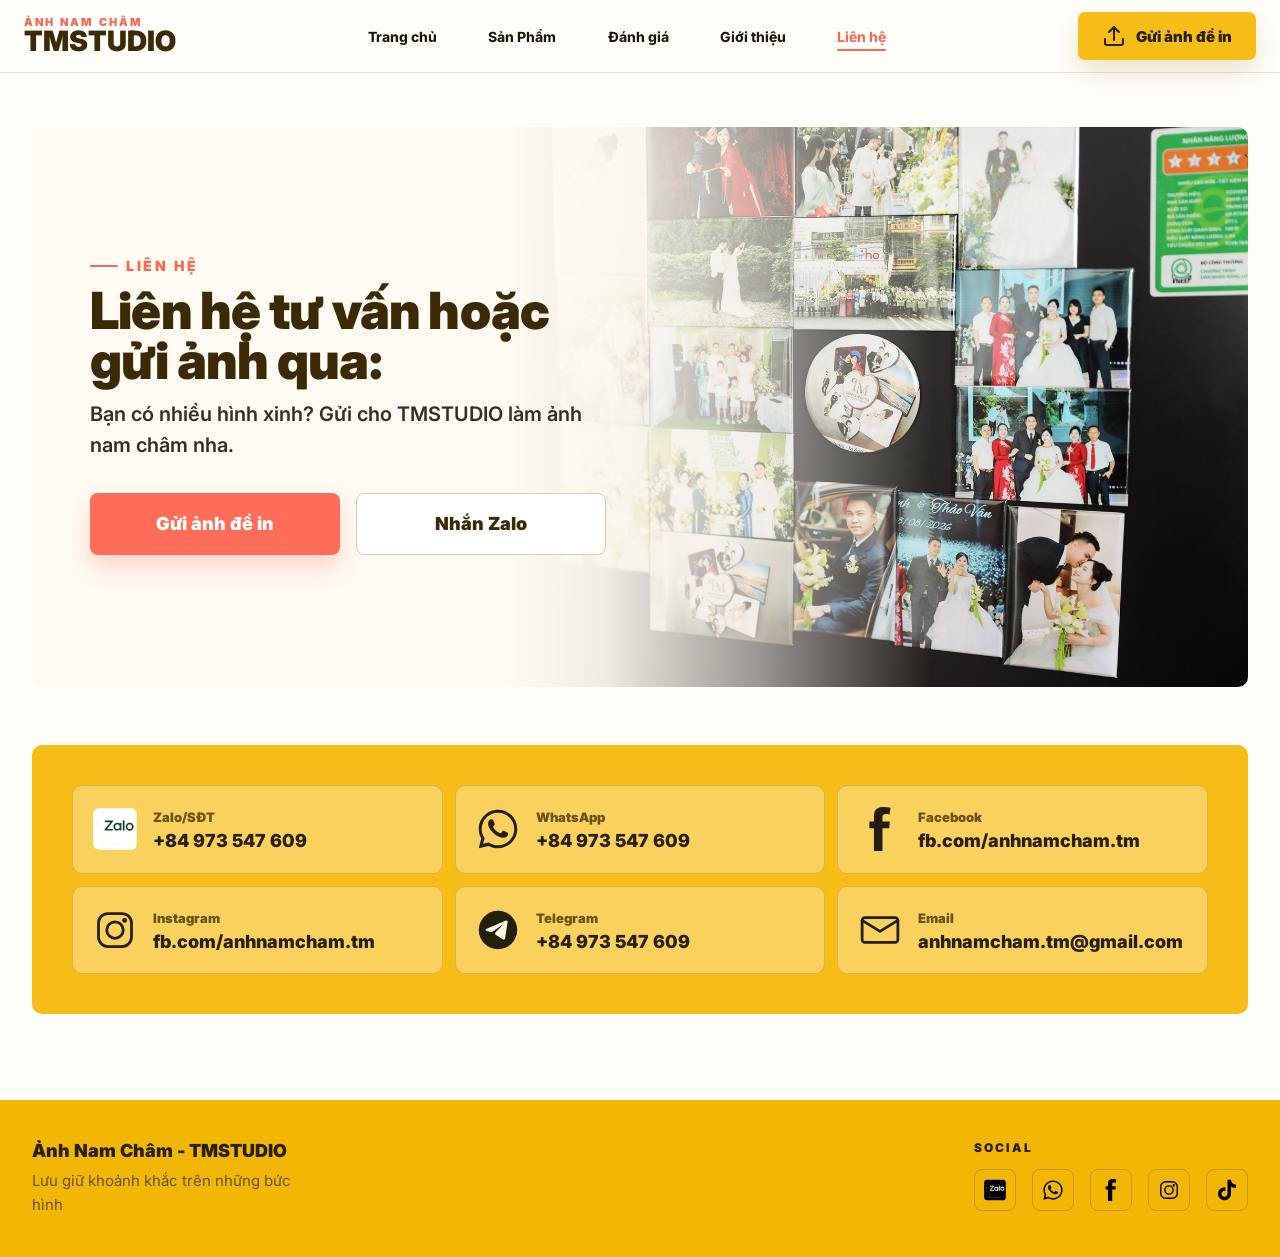
<file: contact.html>
<!doctype html>
<html lang="vi">
<head>
<meta charset="utf-8"/>
<meta name="viewport" content="width=device-width, initial-scale=1"/>
<title>Liên hệ - Ảnh Nam Châm TMSTUDIO</title>
<meta name="description" content="Liên hệ TMSTUDIO qua Zalo, WhatsApp, Facebook, Instagram, Telegram hoặc email."/>
<link rel="icon" type="image/png" href="assets/favicon.png"/>
<link rel="apple-touch-icon" href="assets/favicon.png"/>
<link rel="preconnect" href="https://fonts.googleapis.com"/>
<link rel="preconnect" href="https://fonts.gstatic.com" crossorigin/>
<link rel="stylesheet" href="https://fonts.googleapis.com/css2?family=Inter:wght@400..900&display=swap"/>
<link rel="stylesheet" href="styles.css"/>
</head>
<body>

<!-- ══════════════════════════ icon sprite (inline so it works over file://) ══════════════════════════ -->
<svg class="sprite" aria-hidden="true" focusable="false" xmlns="http://www.w3.org/2000/svg">
  <symbol id="i-upload" viewBox="0 0 24 24" fill="none" stroke="currentColor" stroke-width="2" stroke-linecap="round" stroke-linejoin="round">
    <path d="M21 15v4a2 2 0 0 1-2 2H5a2 2 0 0 1-2-2v-4"/><path d="M17 8l-5-5-5 5"/><path d="M12 3v13"/>
  </symbol>
  <symbol id="i-menu" viewBox="0 0 24 24" fill="none" stroke="currentColor" stroke-width="2.2" stroke-linecap="round">
    <path d="M3 6h18M3 12h18M3 18h18"/>
  </symbol>
</svg>

<!-- ══════════════════════════ header ══════════════════════════ -->
<header class="site-header">
  <div class="topbar">
    <a class="nav-logo" href="index.html">
      <span>Ảnh nam châm</span>
      <strong>TMSTUDIO</strong>
    </a>

    <nav class="nav-links" aria-label="Điều hướng chính">
      <a href="index.html">Trang chủ</a>
      <a href="products.html">Sản Phẩm</a>
      <a href="reviews.html">Đánh giá</a>
      <a href="about.html">Giới thiệu</a>
      <a href="contact.html" class="is-active">Liên hệ</a>
    </nav>

    <a class="nav-cta" href="order.html">
      <svg class="ico" aria-hidden="true"><use href="#i-upload"/></svg>Gửi ảnh để in
    </a>

    <button class="nav-burger" type="button" aria-label="Mở menu" aria-expanded="false" aria-controls="mobile-nav">
      <svg class="ico" aria-hidden="true"><use href="#i-menu"/></svg>
    </button>
  </div>

  <nav class="mobile-nav" id="mobile-nav" aria-label="Điều hướng di động" hidden>
    <a href="index.html">Trang chủ</a>
    <a href="products.html">Sản Phẩm</a>
    <a href="reviews.html">Đánh giá</a>
    <a href="about.html">Giới thiệu</a>
    <a href="contact.html" class="is-active">Liên hệ</a>
    <a class="mobile-nav-cta" href="order.html">Gửi ảnh để in</a>
  </nav>
</header>

<main class="doc-page">

  <section class="doc-hero">
    <div class="doc-copy">
      <span>Liên hệ</span>
      <h1>Liên hệ tư vấn hoặc gửi ảnh qua:</h1>
      <p>Bạn có nhiều hình xinh? Gửi cho TMSTUDIO làm ảnh nam châm nha.</p>
      <div class="doc-actions">
        <a class="pill pill-primary" href="order.html">Gửi ảnh để in</a>
        <a class="pill pill-ghost" href="https://zaloapp.com/qr/p/19hxy2br83hor" target="_blank" rel="noopener noreferrer">Nhắn Zalo</a>
      </div>
    </div>
    <div class="doc-visual">
      <img src="assets/hero-fridge.jpg" alt="Ảnh nam châm TMSTUDIO trên tủ lạnh"/>
    </div>
  </section>

  <section class="contact-panel">
    <div class="contact-list">
      <a href="https://zaloapp.com/qr/p/19hxy2br83hor" target="_blank" rel="noopener noreferrer">
        <img class="contact-icon is-color" src="assets/icon-zalo-color.svg" alt="" aria-hidden="true"/>
        <div>
          <span>Zalo/SĐT</span>
          <strong>+84 973 547 609</strong>
        </div>
      </a>
      <a href="https://wa.me/84973547609" target="_blank" rel="noopener noreferrer">
        <img class="contact-icon" src="assets/icon-whatsapp.svg" alt="" aria-hidden="true"/>
        <div>
          <span>WhatsApp</span>
          <strong>+84 973 547 609</strong>
        </div>
      </a>
      <a href="https://fb.com/anhnamcham.tm" target="_blank" rel="noopener noreferrer">
        <img class="contact-icon" src="assets/icon-facebook.svg" alt="" aria-hidden="true"/>
        <div>
          <span>Facebook</span>
          <strong>fb.com/anhnamcham.tm</strong>
        </div>
      </a>
      <a href="https://fb.com/anhnamcham.tm" target="_blank" rel="noopener noreferrer">
        <img class="contact-icon" src="assets/icon-instagram.svg" alt="" aria-hidden="true"/>
        <div>
          <span>Instagram</span>
          <strong>fb.com/anhnamcham.tm</strong>
        </div>
      </a>
      <a href="https://t.me/+84973547609" target="_blank" rel="noopener noreferrer">
        <img class="contact-icon" src="assets/icon-telegram.svg" alt="" aria-hidden="true"/>
        <div>
          <span>Telegram</span>
          <strong>+84 973 547 609</strong>
        </div>
      </a>
      <a href="mailto:anhnamcham.tm@gmail.com">
        <img class="contact-icon" src="assets/icon-email.svg" alt="" aria-hidden="true"/>
        <div>
          <span>Email</span>
          <strong>anhnamcham.tm@gmail.com</strong>
        </div>
      </a>
    </div>
  </section>

</main>

<!-- ══════════════════════════ footer ══════════════════════════ -->
<footer class="site-footer">
  <div class="footer-inner">
    <aside>
      <p class="footer-brand">Ảnh Nam Châm - TMSTUDIO</p>
      <p class="footer-tagline">Lưu giữ khoảnh khắc trên những bức hình</p>
    </aside>
    <nav aria-label="Mạng xã hội">
      <h2 class="footer-title">Social</h2>
      <div class="socials">
        <a href="https://zaloapp.com/qr/p/19hxy2br83hor" target="_blank" rel="noopener noreferrer" aria-label="Zalo TMSTUDIO"><img src="assets/icon-zalo.svg" alt=""/></a>
        <a href="https://wa.me/84973547609" target="_blank" rel="noopener noreferrer" aria-label="WhatsApp TMSTUDIO"><img src="assets/icon-whatsapp.svg" alt=""/></a>
        <a href="https://fb.com/anhnamcham.tm" target="_blank" rel="noopener noreferrer" aria-label="Facebook TMSTUDIO"><img src="assets/icon-facebook.svg" alt=""/></a>
        <a href="https://fb.com/anhnamcham.tm" target="_blank" rel="noopener noreferrer" aria-label="Instagram TMSTUDIO"><img src="assets/icon-instagram.svg" alt=""/></a>
        <a href="https://fb.com/anhnamcham.tm" target="_blank" rel="noopener noreferrer" aria-label="TikTok TMSTUDIO"><img src="assets/icon-tiktok.svg" alt=""/></a>
      </div>
    </nav>
  </div>
</footer>

<script>
  // Only interactive bit on the page: the mobile menu toggle.
  const burger = document.querySelector('.nav-burger');
  const panel = document.getElementById('mobile-nav');
  burger.addEventListener('click', () => {
    const open = burger.getAttribute('aria-expanded') === 'true';
    burger.setAttribute('aria-expanded', String(!open));
    panel.hidden = open;
  });
  panel.addEventListener('click', (e) => {
    if (e.target.tagName === 'A') {
      burger.setAttribute('aria-expanded', 'false');
      panel.hidden = true;
    }
  });
</script>
<script src="zalo.js" defer></script>
</body>
</html>
</file>
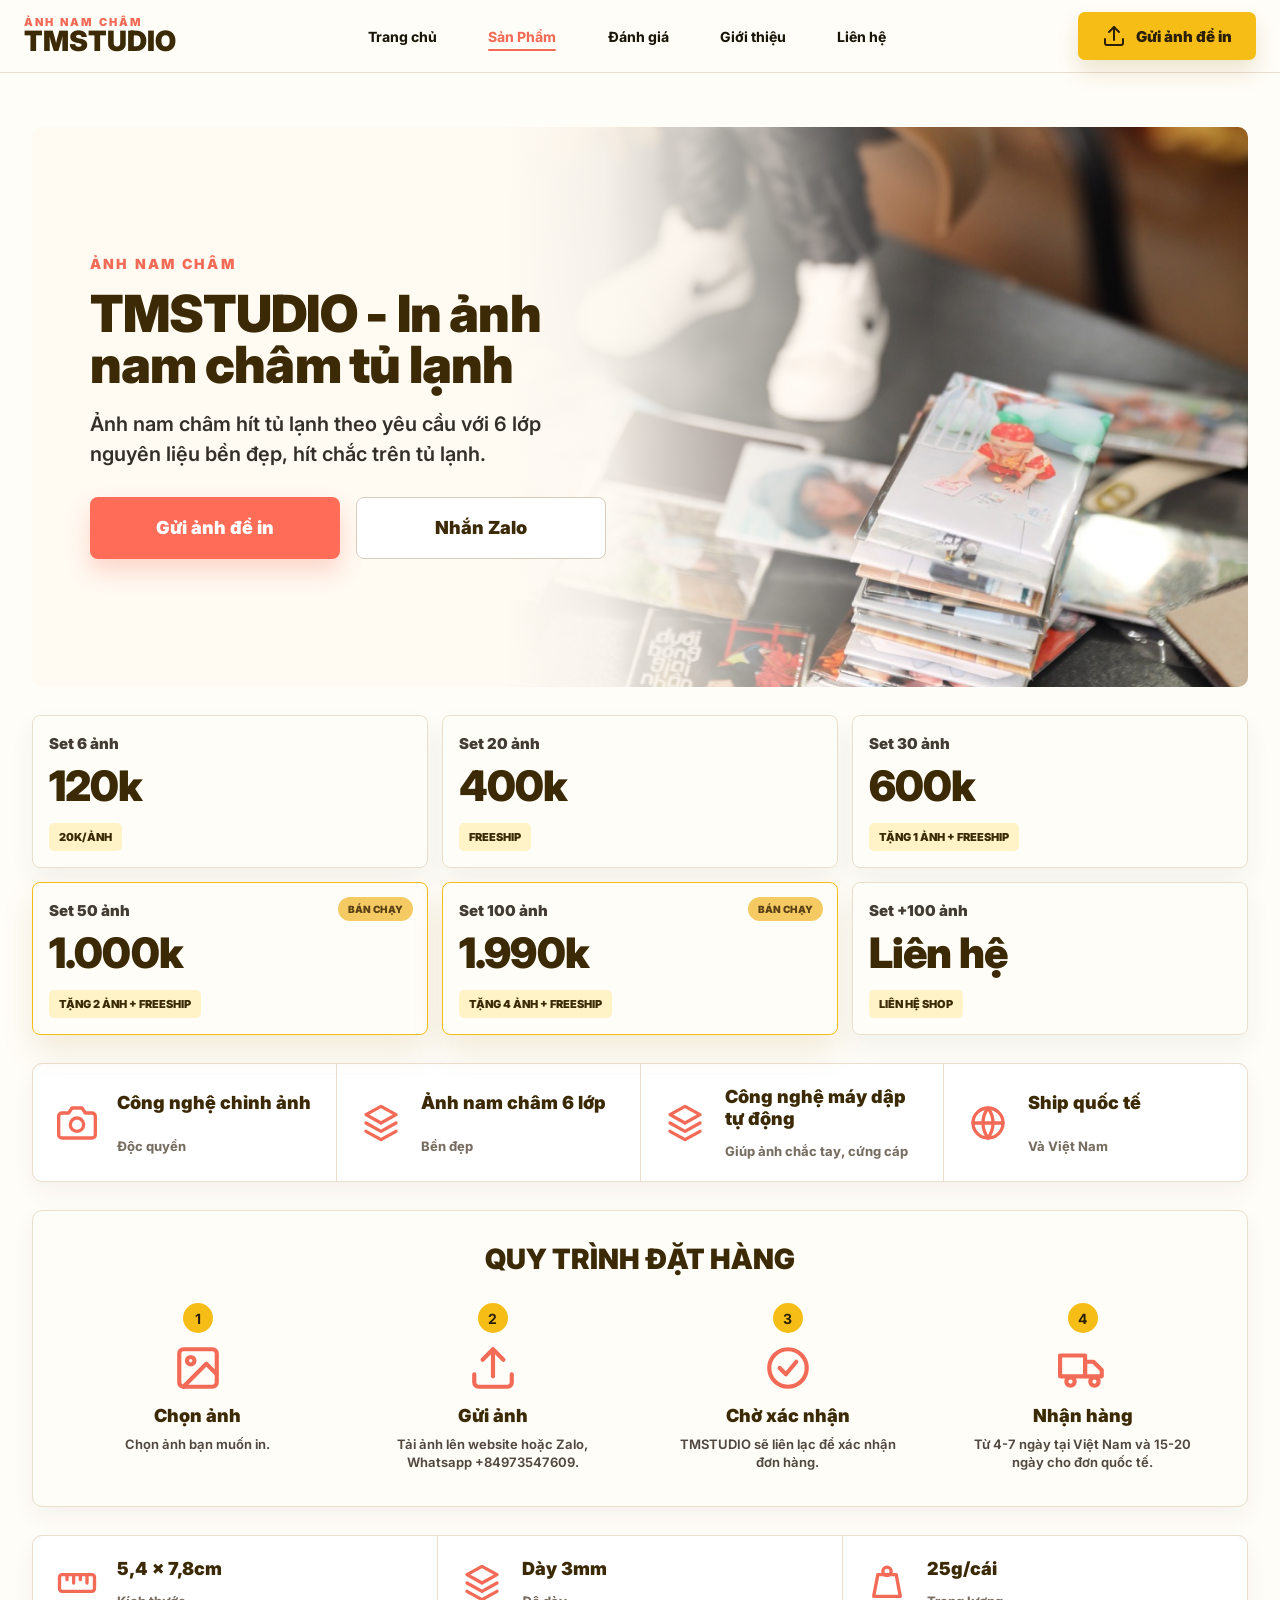
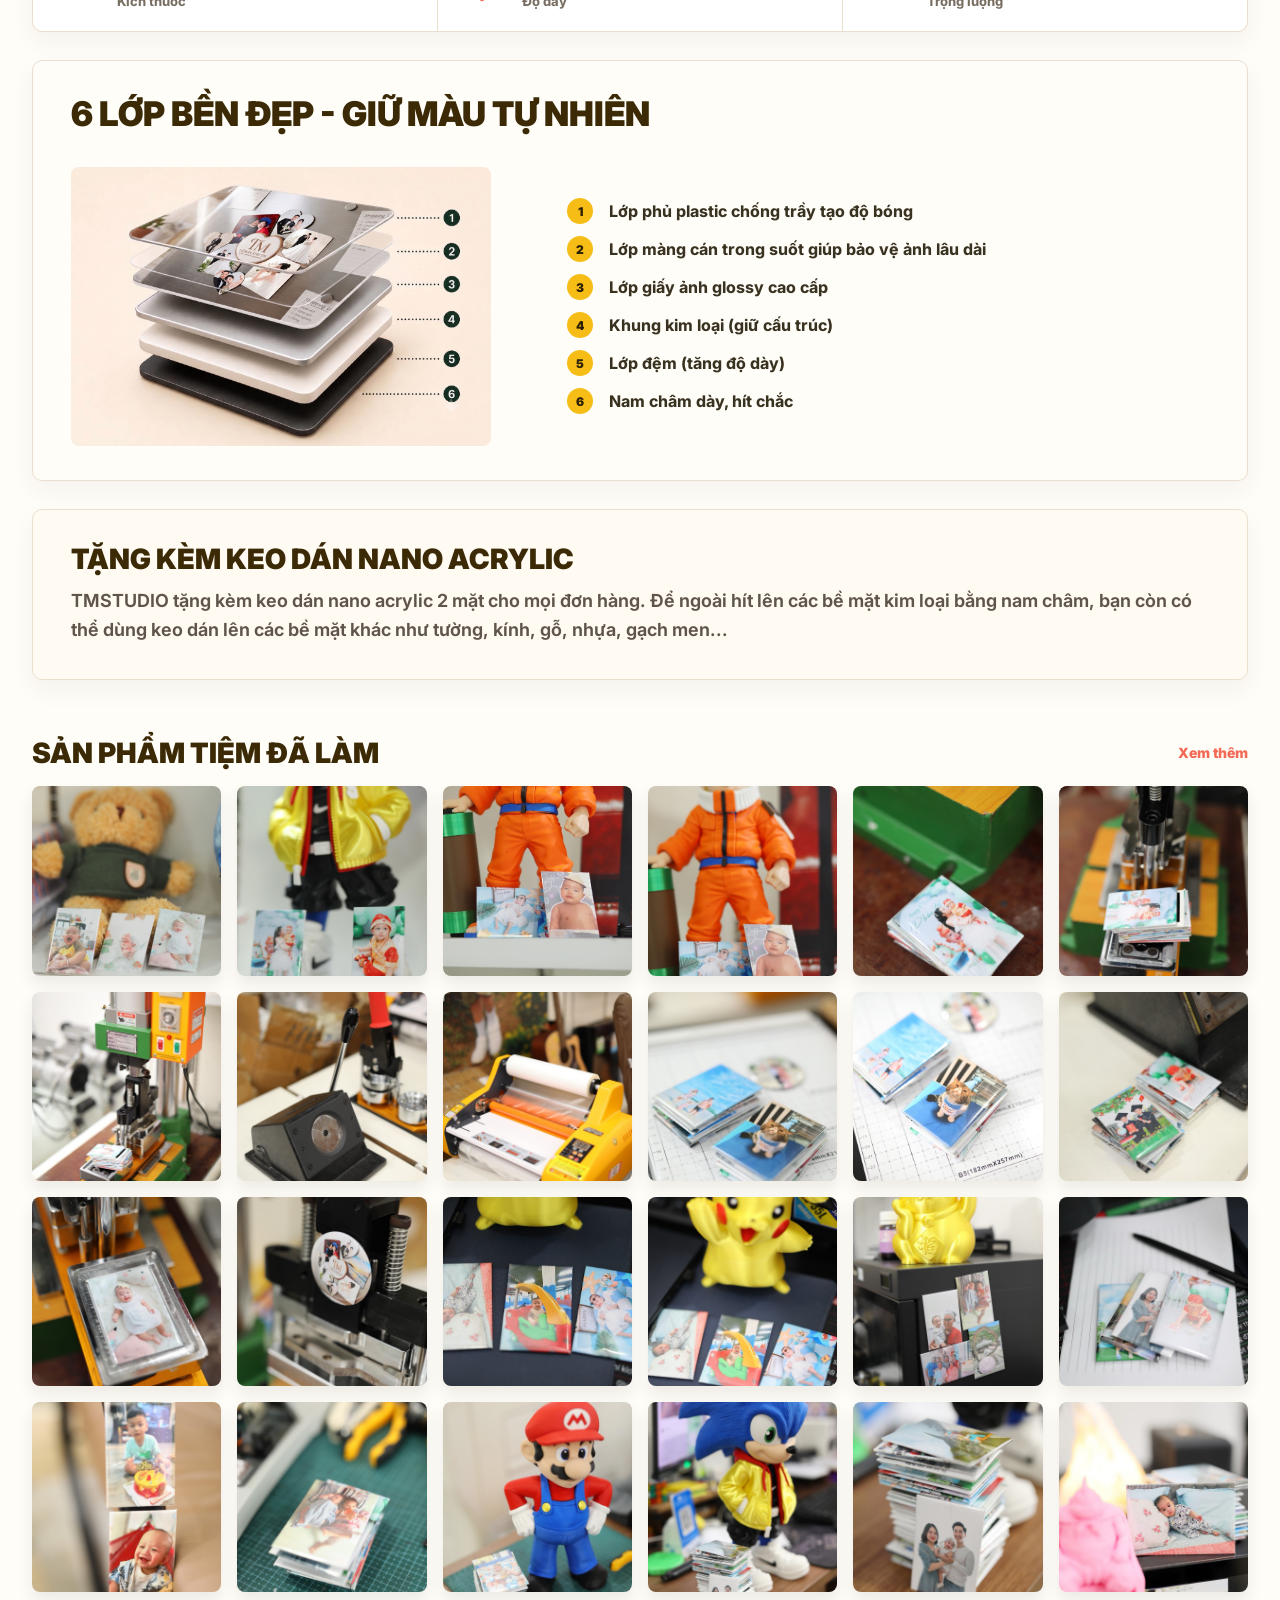
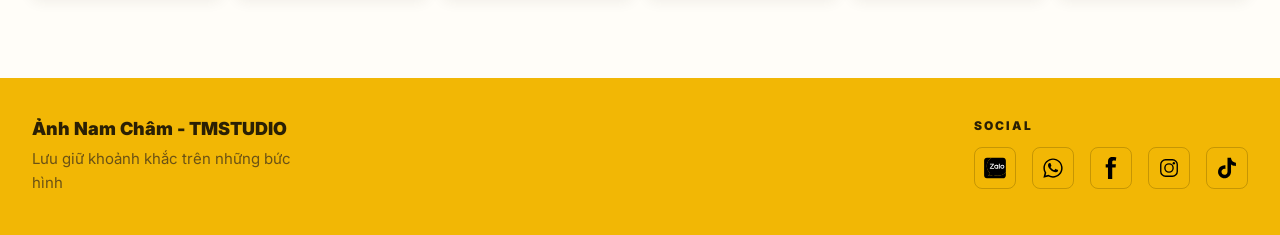
<file: details.html>
<!doctype html>
<html lang="vi">
<head>
<meta charset="utf-8"/>
<meta name="viewport" content="width=device-width, initial-scale=1"/>
<title>Ảnh nam châm tủ lạnh - TMSTUDIO</title>
<meta name="description" content="Ảnh nam châm hít tủ lạnh theo yêu cầu với 6 lớp nguyên liệu bền đẹp."/>
<link rel="icon" type="image/png" href="assets/favicon.png"/>
<link rel="apple-touch-icon" href="assets/favicon.png"/>
<link rel="preconnect" href="https://fonts.googleapis.com"/>
<link rel="preconnect" href="https://fonts.gstatic.com" crossorigin/>
<link rel="stylesheet" href="https://fonts.googleapis.com/css2?family=Inter:wght@400..900&display=swap"/>
<link rel="stylesheet" href="styles.css"/>
</head>
<body>

<!-- ══════════════════════════ icon sprite (inline so it works over file://) ══════════════════════════ -->
<svg class="sprite" aria-hidden="true" focusable="false" xmlns="http://www.w3.org/2000/svg">
  <symbol id="i-upload" viewBox="0 0 24 24" fill="none" stroke="currentColor" stroke-width="2" stroke-linecap="round" stroke-linejoin="round">
    <path d="M21 15v4a2 2 0 0 1-2 2H5a2 2 0 0 1-2-2v-4"/><path d="M17 8l-5-5-5 5"/><path d="M12 3v13"/>
  </symbol>
  <symbol id="i-menu" viewBox="0 0 24 24" fill="none" stroke="currentColor" stroke-width="2.2" stroke-linecap="round">
    <path d="M3 6h18M3 12h18M3 18h18"/>
  </symbol>
  <symbol id="i-chat" viewBox="0 0 24 24" fill="none" stroke="currentColor" stroke-width="2" stroke-linecap="round" stroke-linejoin="round">
    <path d="M21 11.5a8.4 8.4 0 0 1-9 8.4 9.1 9.1 0 0 1-3.8-.8L3 21l1.9-4.9A8.3 8.3 0 0 1 3.6 11.5 8.4 8.4 0 0 1 12 3.1a8.4 8.4 0 0 1 9 8.4Z"/>
  </symbol>
  <symbol id="i-camera" viewBox="0 0 24 24" fill="none" stroke="currentColor" stroke-width="2" stroke-linecap="round" stroke-linejoin="round">
    <path d="M23 19a2 2 0 0 1-2 2H3a2 2 0 0 1-2-2V8a2 2 0 0 1 2-2h4l2-3h6l2 3h4a2 2 0 0 1 2 2Z"/><circle cx="12" cy="13" r="4"/>
  </symbol>
  <symbol id="i-layers" viewBox="0 0 24 24" fill="none" stroke="currentColor" stroke-width="2" stroke-linecap="round" stroke-linejoin="round">
    <path d="m12 2 9 5-9 5-9-5 9-5Z"/><path d="m3 12 9 5 9-5"/><path d="m3 17 9 5 9-5"/>
  </symbol>
  <symbol id="i-globe" viewBox="0 0 24 24" fill="none" stroke="currentColor" stroke-width="2" stroke-linecap="round" stroke-linejoin="round">
    <circle cx="12" cy="12" r="9"/><path d="M3 12h18"/><path d="M12 3a15 15 0 0 1 0 18 15 15 0 0 1 0-18Z"/>
  </symbol>
  <symbol id="i-photo" viewBox="0 0 24 24" fill="none" stroke="currentColor" stroke-width="2" stroke-linecap="round" stroke-linejoin="round">
    <rect x="3" y="3" width="18" height="18" rx="2"/><circle cx="8.5" cy="8.5" r="1.8"/><path d="m21 15-5-5L5 21"/>
  </symbol>
  <symbol id="i-check" viewBox="0 0 24 24" fill="none" stroke="currentColor" stroke-width="2" stroke-linecap="round" stroke-linejoin="round">
    <circle cx="12" cy="12" r="9"/><path d="m8 12 3 3 5-6"/>
  </symbol>
  <symbol id="i-truck" viewBox="0 0 24 24" fill="none" stroke="currentColor" stroke-width="2" stroke-linecap="round" stroke-linejoin="round">
    <path d="M1 6h12v10H1z"/><path d="M13 9h4l4 4v3h-8z"/><circle cx="6" cy="18.5" r="2"/><circle cx="17.5" cy="18.5" r="2"/>
  </symbol>
  <symbol id="i-ruler" viewBox="0 0 24 24" fill="none" stroke="currentColor" stroke-width="2" stroke-linecap="round" stroke-linejoin="round">
    <rect x="1.5" y="7" width="21" height="10" rx="1.5"/><path d="M6 7v3M10 7v5M14 7v3M18 7v5"/>
  </symbol>
  <symbol id="i-weight" viewBox="0 0 24 24" fill="none" stroke="currentColor" stroke-width="2" stroke-linecap="round" stroke-linejoin="round">
    <path d="M6.5 7h11l2.5 13H4L6.5 7Z"/><circle cx="12" cy="5" r="2.5"/>
  </symbol>
</svg>

<!-- ══════════════════════════ header ══════════════════════════ -->
<header class="site-header">
  <div class="topbar">
    <a class="nav-logo" href="index.html">
      <span>Ảnh nam châm</span>
      <strong>TMSTUDIO</strong>
    </a>

    <nav class="nav-links" aria-label="Điều hướng chính">
      <a href="index.html">Trang chủ</a>
      <a href="products.html" class="is-active">Sản Phẩm</a>
      <a href="reviews.html">Đánh giá</a>
      <a href="about.html">Giới thiệu</a>
      <a href="contact.html">Liên hệ</a>
    </nav>

    <a class="nav-cta" href="order.html">
      <svg class="ico" aria-hidden="true"><use href="#i-upload"/></svg>Gửi ảnh để in
    </a>

    <button class="nav-burger" type="button" aria-label="Mở menu" aria-expanded="false" aria-controls="mobile-nav">
      <svg class="ico" aria-hidden="true"><use href="#i-menu"/></svg>
    </button>
  </div>

  <nav class="mobile-nav" id="mobile-nav" aria-label="Điều hướng di động" hidden>
    <a href="index.html">Trang chủ</a>
    <a href="products.html" class="is-active">Sản Phẩm</a>
    <a href="reviews.html">Đánh giá</a>
    <a href="about.html">Giới thiệu</a>
    <a href="contact.html">Liên hệ</a>
    <a class="mobile-nav-cta" href="order.html">Gửi ảnh để in</a>
  </nav>
</header>

<main class="detail-page detail-magnet">
  <div class="detail-shell">

    <section class="detail-hero">
      <div class="detail-visual">
        <img src="assets/magnet-closeup.jpg" alt="Ảnh nam châm TMSTUDIO in xong xếp trên bàn"/>
      </div>
      <div class="detail-intro">
        <span>Ảnh nam châm</span>
        <h1>TMSTUDIO - In ảnh nam châm tủ lạnh</h1>
        <p>Ảnh nam châm hít tủ lạnh theo yêu cầu với 6 lớp nguyên liệu bền đẹp, hít chắc trên tủ lạnh.</p>
        <div class="detail-actions">
          <a class="pill pill-primary" href="order.html">Gửi ảnh để in</a>
          <a class="pill pill-ghost" href="https://zaloapp.com/qr/p/19hxy2br83hor" target="_blank" rel="noopener noreferrer">Nhắn Zalo</a>
        </div>
      </div>
    </section>

    <div class="set-grid detail-set-grid">
      <article class="set-card"><p>Set 6 ảnh</p><strong>120k</strong><em>20k/ảnh</em></article>
      <article class="set-card"><p>Set 20 ảnh</p><strong>400k</strong><em>Freeship</em></article>
      <article class="set-card"><p>Set 30 ảnh</p><strong>600k</strong><em>Tặng 1 ảnh + freeship</em></article>
      <article class="set-card is-bonus"><span class="ribbon">Bán chạy</span><p>Set 50 ảnh</p><strong>1.000k</strong><em>Tặng 2 ảnh + freeship</em></article>
      <article class="set-card is-bonus"><span class="ribbon">Bán chạy</span><p>Set 100 ảnh</p><strong>1.990k</strong><em>Tặng 4 ảnh + freeship</em></article>
      <article class="set-card"><p>Set +100 ảnh</p><strong>Liên hệ</strong><em>Liên hệ shop</em></article>
    </div>

    <section class="detail-card detail-icon-grid">
      <article>
        <svg class="ico" aria-hidden="true"><use href="#i-camera"/></svg>
        <strong>Công nghệ chỉnh ảnh</strong><span>Độc quyền</span>
      </article>
      <article>
        <svg class="ico" aria-hidden="true"><use href="#i-layers"/></svg>
        <strong>Ảnh nam châm 6 lớp</strong><span>Bền đẹp</span>
      </article>
      <article>
        <svg class="ico" aria-hidden="true"><use href="#i-layers"/></svg>
        <strong>Công nghệ máy dập tự động</strong><span>Giúp ảnh chắc tay, cứng cáp</span>
      </article>
      <article>
        <svg class="ico" aria-hidden="true"><use href="#i-globe"/></svg>
        <strong>Ship quốc tế</strong><span>Và Việt Nam</span>
      </article>
    </section>

    <section class="detail-card detail-process">
      <h2>Quy trình đặt hàng</h2>
      <div>
        <article>
          <b>1</b>
          <svg class="ico" aria-hidden="true"><use href="#i-photo"/></svg>
          <h3>Chọn ảnh</h3>
          <p>Chọn ảnh bạn muốn in.</p>
        </article>
        <article>
          <b>2</b>
          <svg class="ico" aria-hidden="true"><use href="#i-upload"/></svg>
          <h3>Gửi ảnh</h3>
          <p>Tải ảnh lên website hoặc Zalo, Whatsapp +84973547609.</p>
        </article>
        <article>
          <b>3</b>
          <svg class="ico" aria-hidden="true"><use href="#i-check"/></svg>
          <h3>Chờ xác nhận</h3>
          <p>TMSTUDIO sẽ liên lạc để xác nhận đơn hàng.</p>
        </article>
        <article>
          <b>4</b>
          <svg class="ico" aria-hidden="true"><use href="#i-truck"/></svg>
          <h3>Nhận hàng</h3>
          <p>Từ 4-7 ngày tại Việt Nam và 15-20 ngày cho đơn quốc tế.</p>
        </article>
      </div>
    </section>

    <section class="detail-card detail-icon-grid is-compact">
      <article>
        <svg class="ico" aria-hidden="true"><use href="#i-ruler"/></svg>
        <strong>5,4 x 7,8cm</strong><span>Kích thước</span>
      </article>
      <article>
        <svg class="ico" aria-hidden="true"><use href="#i-layers"/></svg>
        <strong>Dày 3mm</strong><span>Độ dày</span>
      </article>
      <article>
        <svg class="ico" aria-hidden="true"><use href="#i-weight"/></svg>
        <strong>25g/cái</strong><span>Trọng lượng</span>
      </article>
    </section>

    <section class="detail-card detail-layer">
      <h2>6 lớp bền đẹp - giữ màu tự nhiên</h2>
      <img src="assets/layer-stack.jpg" alt="Cấu tạo 6 lớp ảnh nam châm TMSTUDIO"/>
      <div>
          <p><span>1</span>Lớp phủ plastic chống trầy tạo độ bóng</p>
          <p><span>2</span>Lớp màng cán trong suốt giúp bảo vệ ảnh lâu dài</p>
          <p><span>3</span>Lớp giấy ảnh glossy cao cấp</p>
          <p><span>4</span>Khung kim loại (giữ cấu trúc)</p>
          <p><span>5</span>Lớp đệm (tăng độ dày)</p>
          <p><span>6</span>Nam châm dày, hít chắc</p>
      </div>
    </section>

    <section class="detail-card detail-nano is-textonly">
      <div class="detail-nano-content">
        <h2>Tặng kèm keo dán nano acrylic</h2>
        <p>TMSTUDIO tặng kèm keo dán nano acrylic 2 mặt cho mọi đơn hàng. Để ngoài hít lên các bề mặt kim loại bằng nam châm, bạn còn có thể dùng keo dán lên các bề mặt khác như tường, kính, gỗ, nhựa, gạch men...</p>
      </div>
    </section>

    <section class="detail-section">
      <div class="detail-heading">
        <h2>Sản phẩm tiệm đã làm</h2>
        <a href="reviews.html">Xem thêm</a>
      </div>
      <div class="detail-gallery">
        <img src="assets/magnets/m01.jpg" alt="Ảnh nam châm TMSTUDIO đã in cho khách" loading="lazy"/>
        <img src="assets/magnets/m02.jpg" alt="Ảnh nam châm TMSTUDIO đã in cho khách" loading="lazy"/>
        <img src="assets/magnets/m03.jpg" alt="Ảnh nam châm TMSTUDIO đã in cho khách" loading="lazy"/>
        <img src="assets/magnets/m04.jpg" alt="Ảnh nam châm TMSTUDIO đã in cho khách" loading="lazy"/>
        <img src="assets/magnets/m05.jpg" alt="Ảnh nam châm TMSTUDIO đã in cho khách" loading="lazy"/>
        <img src="assets/magnets/m06.jpg" alt="Ảnh nam châm TMSTUDIO đã in cho khách" loading="lazy"/>
        <img src="assets/magnets/m07.jpg" alt="Ảnh nam châm TMSTUDIO đã in cho khách" loading="lazy"/>
        <img src="assets/magnets/m08.jpg" alt="Ảnh nam châm TMSTUDIO đã in cho khách" loading="lazy"/>
        <img src="assets/magnets/m09.jpg" alt="Ảnh nam châm TMSTUDIO đã in cho khách" loading="lazy"/>
        <img src="assets/magnets/m10.jpg" alt="Ảnh nam châm TMSTUDIO đã in cho khách" loading="lazy"/>
        <img src="assets/magnets/m11.jpg" alt="Ảnh nam châm TMSTUDIO đã in cho khách" loading="lazy"/>
        <img src="assets/magnets/m12.jpg" alt="Ảnh nam châm TMSTUDIO đã in cho khách" loading="lazy"/>
        <img src="assets/magnets/m13.jpg" alt="Ảnh nam châm TMSTUDIO đã in cho khách" loading="lazy"/>
        <img src="assets/magnets/m14.jpg" alt="Ảnh nam châm TMSTUDIO đã in cho khách" loading="lazy"/>
        <img src="assets/magnets/m15.jpg" alt="Ảnh nam châm TMSTUDIO đã in cho khách" loading="lazy"/>
        <img src="assets/magnets/m16.jpg" alt="Ảnh nam châm TMSTUDIO đã in cho khách" loading="lazy"/>
        <img src="assets/magnets/m17.jpg" alt="Ảnh nam châm TMSTUDIO đã in cho khách" loading="lazy"/>
        <img src="assets/magnets/m18.jpg" alt="Ảnh nam châm TMSTUDIO đã in cho khách" loading="lazy"/>
        <img src="assets/magnets/m19.jpg" alt="Ảnh nam châm TMSTUDIO đã in cho khách" loading="lazy"/>
        <img src="assets/magnets/m20.jpg" alt="Ảnh nam châm TMSTUDIO đã in cho khách" loading="lazy"/>
        <img src="assets/magnets/m21.jpg" alt="Ảnh nam châm TMSTUDIO đã in cho khách" loading="lazy"/>
        <img src="assets/magnets/m22.jpg" alt="Ảnh nam châm TMSTUDIO đã in cho khách" loading="lazy"/>
        <img src="assets/magnets/m23.jpg" alt="Ảnh nam châm TMSTUDIO đã in cho khách" loading="lazy"/>
        <img src="assets/magnets/m24.jpg" alt="Ảnh nam châm TMSTUDIO đã in cho khách" loading="lazy"/>
      </div>
    </section>

  </div>
</main>

<!-- ══════════════════════════ footer ══════════════════════════ -->
<footer class="site-footer">
  <div class="footer-inner">
    <aside>
      <p class="footer-brand">Ảnh Nam Châm - TMSTUDIO</p>
      <p class="footer-tagline">Lưu giữ khoảnh khắc trên những bức hình</p>
    </aside>
    <nav aria-label="Mạng xã hội">
      <h2 class="footer-title">Social</h2>
      <div class="socials">
        <a href="https://zaloapp.com/qr/p/19hxy2br83hor" target="_blank" rel="noopener noreferrer" aria-label="Zalo TMSTUDIO"><img src="assets/icon-zalo.svg" alt=""/></a>
        <a href="https://wa.me/84973547609" target="_blank" rel="noopener noreferrer" aria-label="WhatsApp TMSTUDIO"><img src="assets/icon-whatsapp.svg" alt=""/></a>
        <a href="https://fb.com/anhnamcham.tm" target="_blank" rel="noopener noreferrer" aria-label="Facebook TMSTUDIO"><img src="assets/icon-facebook.svg" alt=""/></a>
        <a href="https://fb.com/anhnamcham.tm" target="_blank" rel="noopener noreferrer" aria-label="Instagram TMSTUDIO"><img src="assets/icon-instagram.svg" alt=""/></a>
        <a href="https://fb.com/anhnamcham.tm" target="_blank" rel="noopener noreferrer" aria-label="TikTok TMSTUDIO"><img src="assets/icon-tiktok.svg" alt=""/></a>
      </div>
    </nav>
  </div>
</footer>

<script>
  // Only interactive bit on the page: the mobile menu toggle.
  const burger = document.querySelector('.nav-burger');
  const panel = document.getElementById('mobile-nav');
  burger.addEventListener('click', () => {
    const open = burger.getAttribute('aria-expanded') === 'true';
    burger.setAttribute('aria-expanded', String(!open));
    panel.hidden = open;
  });
  panel.addEventListener('click', (e) => {
    if (e.target.tagName === 'A') {
      burger.setAttribute('aria-expanded', 'false');
      panel.hidden = true;
    }
  });
</script>
<script src="zalo.js" defer></script>
</body>
</html>
</file>
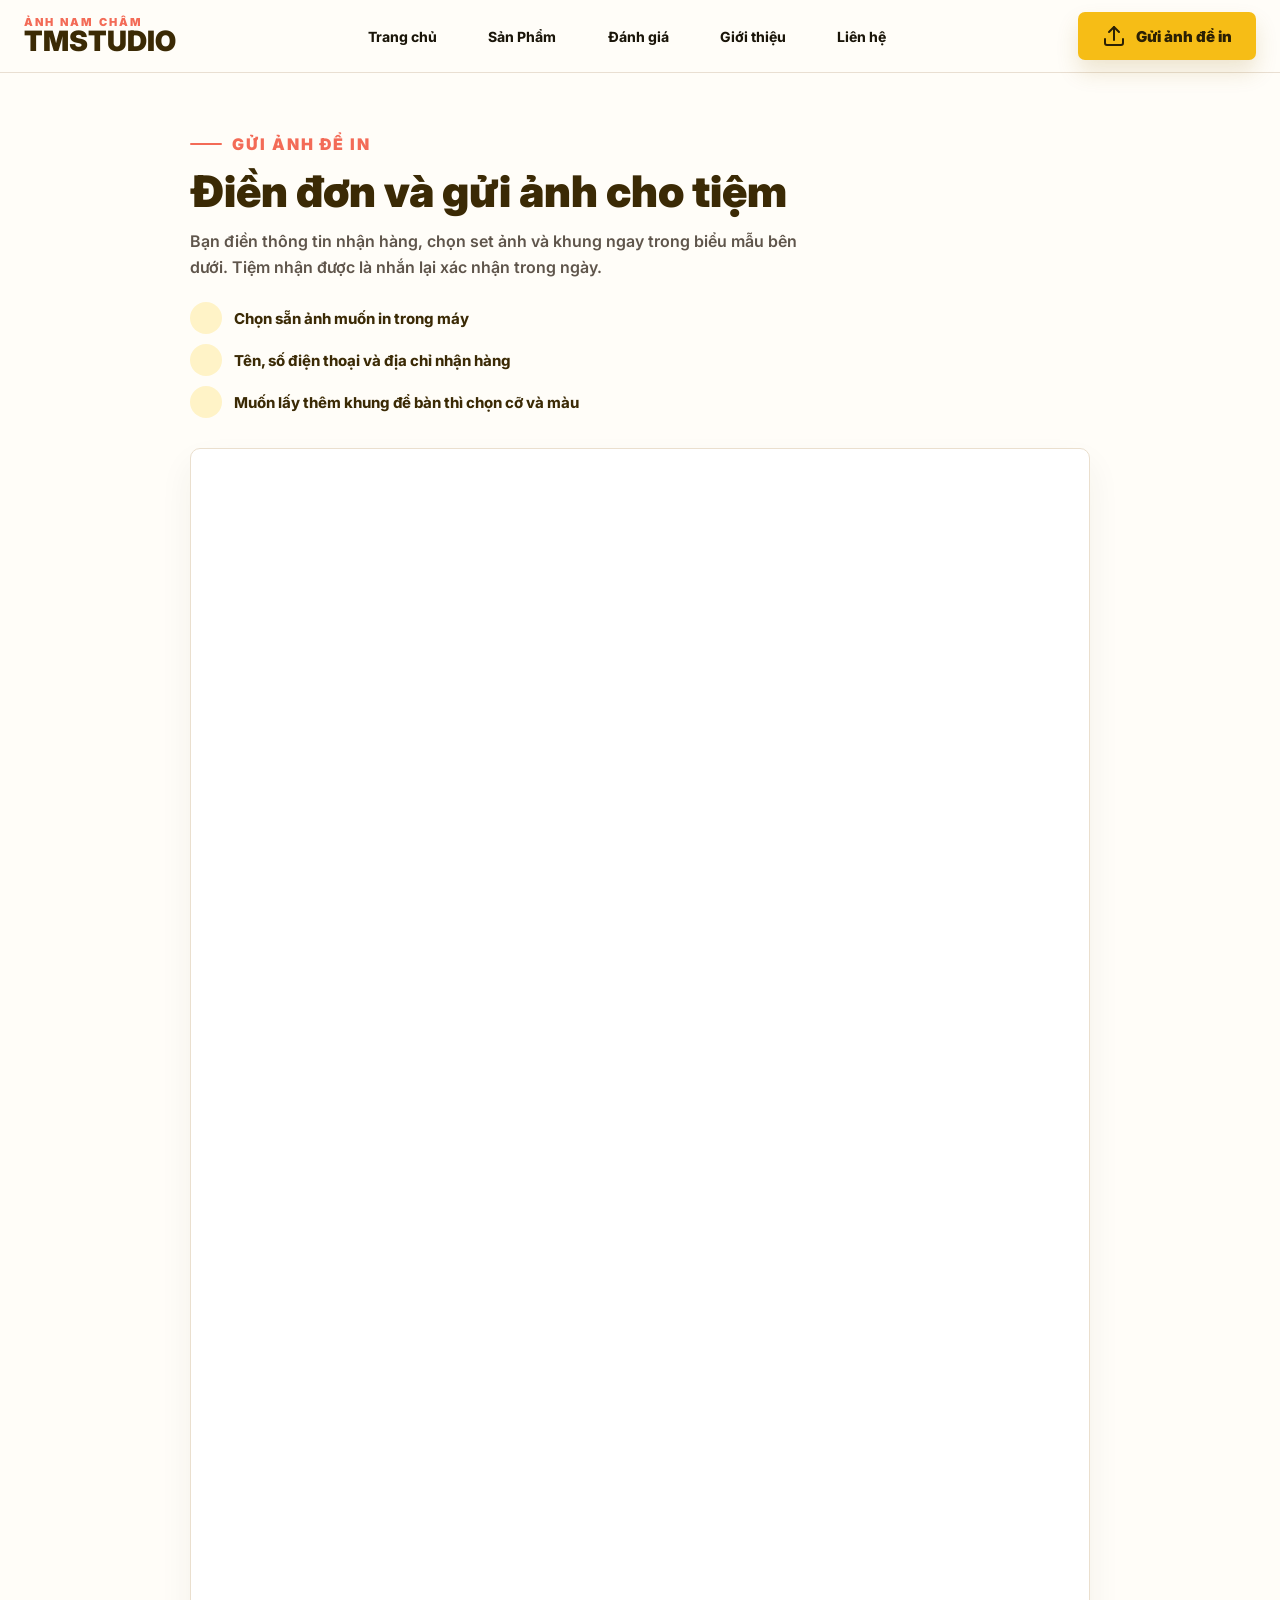
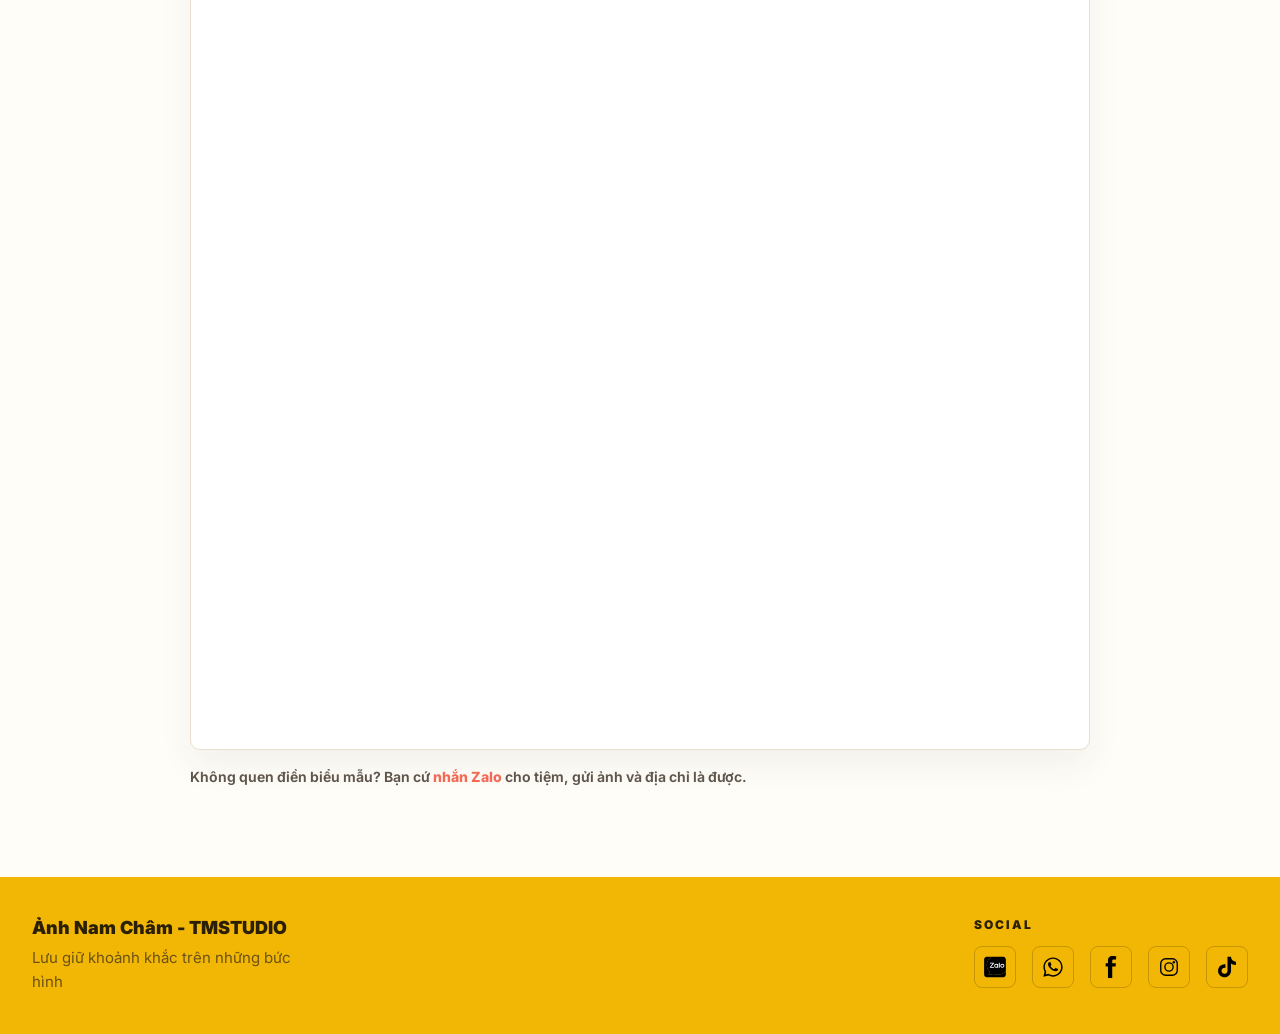
<file: order.html>
<!doctype html>
<html lang="vi">
<head>
<meta charset="utf-8"/>
<meta name="viewport" content="width=device-width, initial-scale=1"/>
<title>Gửi ảnh để in - Ảnh Nam Châm TMSTUDIO</title>
<meta name="description" content="Tải ảnh của bạn lên để TMSTUDIO in thành ảnh nam châm tủ lạnh."/>
<link rel="icon" type="image/png" href="assets/favicon.png"/>
<link rel="apple-touch-icon" href="assets/favicon.png"/>
<link rel="preconnect" href="https://fonts.googleapis.com"/>
<link rel="preconnect" href="https://fonts.gstatic.com" crossorigin/>
<link rel="stylesheet" href="https://fonts.googleapis.com/css2?family=Inter:wght@400..900&display=swap"/>
<link rel="stylesheet" href="styles.css"/>
</head>
<body>

<!-- ══════════════════════════ icon sprite (inline so it works over file://) ══════════════════════════ -->
<svg class="sprite" aria-hidden="true" focusable="false" xmlns="http://www.w3.org/2000/svg">
  <symbol id="i-upload" viewBox="0 0 24 24" fill="none" stroke="currentColor" stroke-width="2" stroke-linecap="round" stroke-linejoin="round">
    <path d="M21 15v4a2 2 0 0 1-2 2H5a2 2 0 0 1-2-2v-4"/><path d="M17 8l-5-5-5 5"/><path d="M12 3v13"/>
  </symbol>
  <symbol id="i-menu" viewBox="0 0 24 24" fill="none" stroke="currentColor" stroke-width="2.2" stroke-linecap="round">
    <path d="M3 6h18M3 12h18M3 18h18"/>
  </symbol>
</svg>

<!-- ══════════════════════════ header ══════════════════════════ -->
<header class="site-header">
  <div class="topbar">
    <a class="nav-logo" href="index.html">
      <span>Ảnh nam châm</span>
      <strong>TMSTUDIO</strong>
    </a>

    <nav class="nav-links" aria-label="Điều hướng chính">
      <a href="index.html">Trang chủ</a>
      <a href="products.html">Sản Phẩm</a>
      <a href="reviews.html">Đánh giá</a>
      <a href="about.html">Giới thiệu</a>
      <a href="contact.html">Liên hệ</a>
    </nav>

    <a class="nav-cta" href="order.html">
      <svg class="ico" aria-hidden="true"><use href="#i-upload"/></svg>Gửi ảnh để in
    </a>

    <button class="nav-burger" type="button" aria-label="Mở menu" aria-expanded="false" aria-controls="mobile-nav">
      <svg class="ico" aria-hidden="true"><use href="#i-menu"/></svg>
    </button>
  </div>

  <nav class="mobile-nav" id="mobile-nav" aria-label="Điều hướng di động" hidden>
    <a href="index.html">Trang chủ</a>
    <a href="products.html">Sản Phẩm</a>
    <a href="reviews.html">Đánh giá</a>
    <a href="about.html">Giới thiệu</a>
    <a href="contact.html">Liên hệ</a>
    <a class="mobile-nav-cta" href="order.html">Gửi ảnh để in</a>
  </nav>
</header>

<main class="order-page">
  <section class="order-shell">

    <div class="order-intro">
      <span class="eyebrow">Gửi ảnh để in</span>
      <h1>Điền đơn và gửi ảnh cho tiệm</h1>
      <p>Bạn điền thông tin nhận hàng, chọn set ảnh và khung ngay trong biểu mẫu bên dưới. Tiệm nhận được là nhắn lại xác nhận trong ngày.</p>
      <ul class="order-prep">
        <li><svg class="ico" aria-hidden="true"><use href="#i-photo"/></svg>Chọn sẵn ảnh muốn in trong máy</li>
        <li><svg class="ico" aria-hidden="true"><use href="#i-truck"/></svg>Tên, số điện thoại và địa chỉ nhận hàng</li>
        <li><svg class="ico" aria-hidden="true"><use href="#i-check"/></svg>Muốn lấy thêm khung để bàn thì chọn cỡ và màu</li>
      </ul>
    </div>

    <!-- ══════════════════════════════════════════════════════════════════
         BIỂU MẪU GOOGLE FORM
         Dán đường dẫn form vào biến FORM_URL trong thẻ script ở cuối trang.
         Lấy đường dẫn: mở form → nút Send (Gửi) → tab < > → copy phần src.
         Chưa dán thì trang tự hiện khối "nhắn Zalo" thay cho biểu mẫu.
         ══════════════════════════════════════════════════════════════════ -->
    <div class="order-form-card" id="order-form-card">
      <div class="order-form-fallback" id="order-form-fallback">
        <h2>Gửi ảnh qua Zalo nhé</h2>
        <p>Biểu mẫu đặt hàng đang được tiệm hoàn thiện. Trong lúc này, bạn nhắn Zalo hoặc Facebook cho tiệm, gửi kèm ảnh muốn in và địa chỉ nhận hàng là tiệm báo giá ngay.</p>
        <div class="order-fallback-actions">
          <a class="pill pill-primary" href="https://zaloapp.com/qr/p/19hxy2br83hor" target="_blank" rel="noopener noreferrer">Nhắn Zalo</a>
          <a class="pill pill-ghost" href="https://fb.com/anhnamcham.tm" target="_blank" rel="noopener noreferrer">Nhắn Facebook</a>
        </div>
      </div>
    </div>

    <p class="order-help">Không quen điền biểu mẫu? Bạn cứ <a href="https://zaloapp.com/qr/p/19hxy2br83hor" target="_blank" rel="noopener noreferrer">nhắn Zalo</a> cho tiệm, gửi ảnh và địa chỉ là được.</p>

  </section>
</main>

<!-- ══════════════════════════ footer ══════════════════════════ -->
<footer class="site-footer">
  <div class="footer-inner">
    <aside>
      <p class="footer-brand">Ảnh Nam Châm - TMSTUDIO</p>
      <p class="footer-tagline">Lưu giữ khoảnh khắc trên những bức hình</p>
    </aside>
    <nav aria-label="Mạng xã hội">
      <h2 class="footer-title">Social</h2>
      <div class="socials">
        <a href="https://zaloapp.com/qr/p/19hxy2br83hor" target="_blank" rel="noopener noreferrer" aria-label="Zalo TMSTUDIO"><img src="assets/icon-zalo.svg" alt=""/></a>
        <a href="https://wa.me/84973547609" target="_blank" rel="noopener noreferrer" aria-label="WhatsApp TMSTUDIO"><img src="assets/icon-whatsapp.svg" alt=""/></a>
        <a href="https://fb.com/anhnamcham.tm" target="_blank" rel="noopener noreferrer" aria-label="Facebook TMSTUDIO"><img src="assets/icon-facebook.svg" alt=""/></a>
        <a href="https://fb.com/anhnamcham.tm" target="_blank" rel="noopener noreferrer" aria-label="Instagram TMSTUDIO"><img src="assets/icon-instagram.svg" alt=""/></a>
        <a href="https://fb.com/anhnamcham.tm" target="_blank" rel="noopener noreferrer" aria-label="TikTok TMSTUDIO"><img src="assets/icon-tiktok.svg" alt=""/></a>
      </div>
    </nav>
  </div>
</footer>

<script>
  // ── menu điện thoại ─────────────────────────────────────────────────────
  const burger = document.querySelector('.nav-burger');
  const panel = document.getElementById('mobile-nav');
  burger.addEventListener('click', () => {
    const open = burger.getAttribute('aria-expanded') === 'true';
    burger.setAttribute('aria-expanded', String(!open));
    panel.hidden = open;
  });
  panel.addEventListener('click', (e) => {
    if (e.target.tagName === 'A') {
      burger.setAttribute('aria-expanded', 'false');
      panel.hidden = true;
    }
  });

  // ── biểu mẫu Google Form ────────────────────────────────────────────────
  // Dán đường dẫn form vào đây, dạng:
  // https://docs.google.com/forms/d/e/XXXXXXXX/viewform?embedded=true
  const FORM_URL = 'https://docs.google.com/forms/d/e/1FAIpQLSeXapYGx55YvC1yIdKzzmJg-D-mYywB0O4ihJTNF8XmFP5xrA/viewform?embedded=true';

  if (FORM_URL) {
    const card = document.getElementById('order-form-card');
    card.innerHTML = '';
    const frame = document.createElement('iframe');
    frame.src = FORM_URL;
    frame.title = 'Biểu mẫu đặt in ảnh nam châm';
    frame.loading = 'lazy';
    frame.className = 'order-form-frame';
    card.appendChild(frame);
  }
</script>
<script src="zalo.js" defer></script>
</body>
</html>
</file>
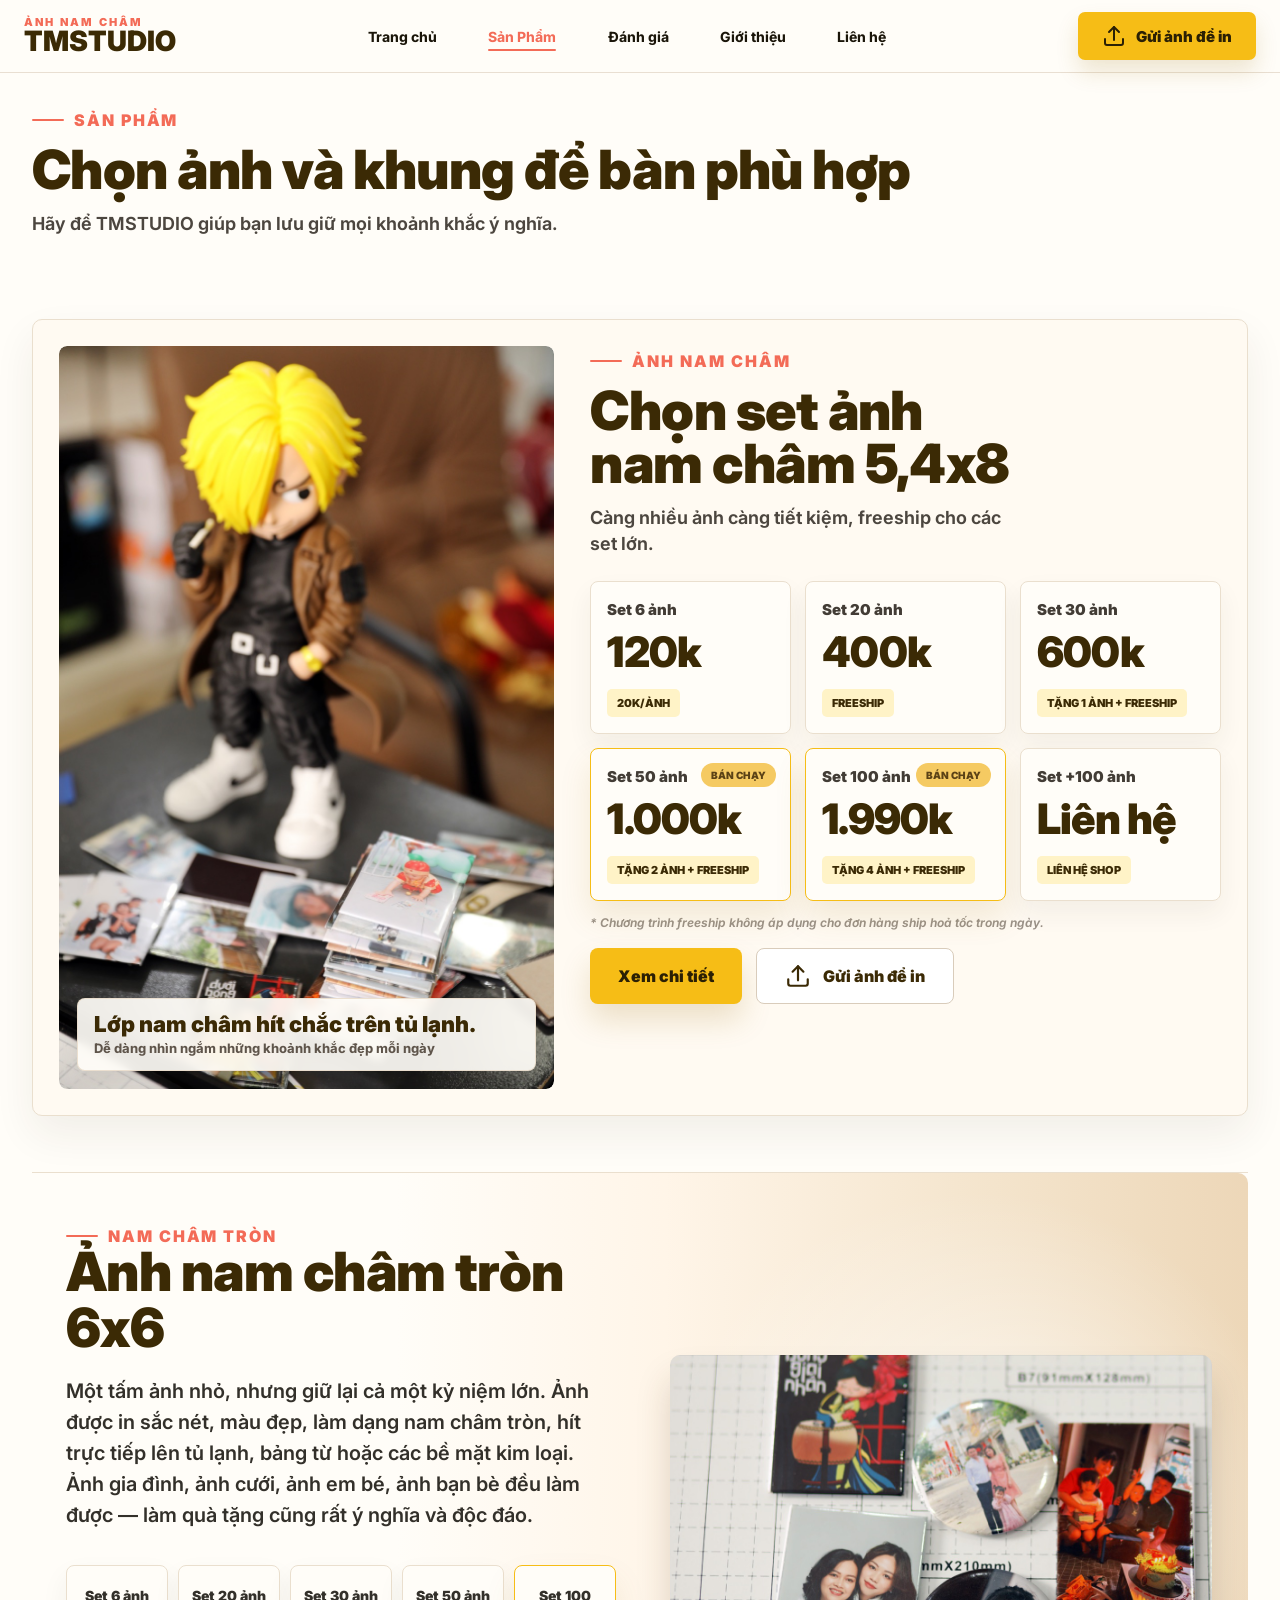
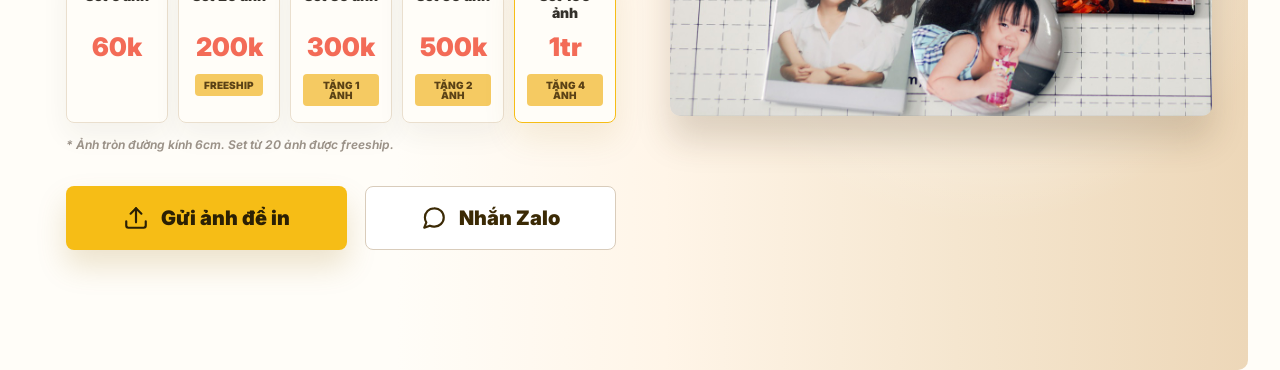
<file: products.html>
<!doctype html>
<html lang="vi">
<head>
<meta charset="utf-8"/>
<meta name="viewport" content="width=device-width, initial-scale=1"/>
<title>Sản phẩm - Ảnh Nam Châm TMSTUDIO</title>
<meta name="description" content="Chọn set ảnh nam châm và khung ảnh để bàn phù hợp với bạn."/>
<link rel="icon" type="image/png" href="assets/favicon.png"/>
<link rel="apple-touch-icon" href="assets/favicon.png"/>
<link rel="preconnect" href="https://fonts.googleapis.com"/>
<link rel="preconnect" href="https://fonts.gstatic.com" crossorigin/>
<link rel="stylesheet" href="https://fonts.googleapis.com/css2?family=Inter:wght@400..900&display=swap"/>
<link rel="stylesheet" href="styles.css"/>
</head>
<body>

<!-- ══════════════════════════ icon sprite (inline so it works over file://) ══════════════════════════ -->
<svg class="sprite" aria-hidden="true" focusable="false" xmlns="http://www.w3.org/2000/svg">
  <symbol id="i-upload" viewBox="0 0 24 24" fill="none" stroke="currentColor" stroke-width="2" stroke-linecap="round" stroke-linejoin="round">
    <path d="M21 15v4a2 2 0 0 1-2 2H5a2 2 0 0 1-2-2v-4"/><path d="M17 8l-5-5-5 5"/><path d="M12 3v13"/>
  </symbol>
  <symbol id="i-menu" viewBox="0 0 24 24" fill="none" stroke="currentColor" stroke-width="2.2" stroke-linecap="round">
    <path d="M3 6h18M3 12h18M3 18h18"/>
  </symbol>
  <symbol id="i-chat" viewBox="0 0 24 24" fill="none" stroke="currentColor" stroke-width="2" stroke-linecap="round" stroke-linejoin="round">
    <path d="M21 11.5a8.4 8.4 0 0 1-9 8.4 9.1 9.1 0 0 1-3.8-.8L3 21l1.9-4.9A8.3 8.3 0 0 1 3.6 11.5 8.4 8.4 0 0 1 12 3.1a8.4 8.4 0 0 1 9 8.4Z"/>
  </symbol>
</svg>

<!-- ══════════════════════════ header ══════════════════════════ -->
<header class="site-header">
  <div class="topbar">
    <a class="nav-logo" href="index.html">
      <span>Ảnh nam châm</span>
      <strong>TMSTUDIO</strong>
    </a>

    <nav class="nav-links" aria-label="Điều hướng chính">
      <a href="index.html">Trang chủ</a>
      <a href="products.html" class="is-active">Sản Phẩm</a>
      <a href="reviews.html">Đánh giá</a>
      <a href="about.html">Giới thiệu</a>
      <a href="contact.html">Liên hệ</a>
    </nav>

    <a class="nav-cta" href="order.html">
      <svg class="ico" aria-hidden="true"><use href="#i-upload"/></svg>Gửi ảnh để in
    </a>

    <button class="nav-burger" type="button" aria-label="Mở menu" aria-expanded="false" aria-controls="mobile-nav">
      <svg class="ico" aria-hidden="true"><use href="#i-menu"/></svg>
    </button>
  </div>

  <nav class="mobile-nav" id="mobile-nav" aria-label="Điều hướng di động" hidden>
    <a href="index.html">Trang chủ</a>
    <a href="products.html" class="is-active">Sản Phẩm</a>
    <a href="reviews.html">Đánh giá</a>
    <a href="about.html">Giới thiệu</a>
    <a href="contact.html">Liên hệ</a>
    <a class="mobile-nav-cta" href="order.html">Gửi ảnh để in</a>
  </nav>
</header>

<main class="home">

  <!-- ══════════════════════════ page title ══════════════════════════ -->
  <section class="page-head">
    <div class="section-title">
      <span class="eyebrow">Sản phẩm</span>
      <h2>Chọn ảnh và khung để bàn phù hợp</h2>
      <p>Hãy để TMSTUDIO giúp bạn lưu giữ mọi khoảnh khắc ý nghĩa.</p>
    </div>
  </section>

  <!-- ══════════════════════════ magnet sets ══════════════════════════ -->
  <section class="band magnet-band">
    <div class="magnet-layout">
      <div class="magnet-visual">
        <img src="assets/magnet-closeup.jpg" alt="Ảnh nam châm TMSTUDIO in xong xếp trên bàn"/>
        <div class="magnet-badge">
          <strong>Lớp nam châm hít chắc trên tủ lạnh.</strong>
          <span>Dễ dàng nhìn ngắm những khoảnh khắc đẹp mỗi ngày</span>
        </div>
      </div>

      <div class="magnet-content">
        <div class="section-title">
          <span class="eyebrow">Ảnh nam châm</span>
          <h2>Chọn set ảnh nam châm 5,4x8</h2>
          <p>Càng nhiều ảnh càng tiết kiệm, freeship cho các set lớn.</p>
        </div>

        <div class="set-grid">
          <article class="set-card">
            <p>Set 6 ảnh</p><strong>120k</strong><em>20k/ảnh</em>
          </article>
          <article class="set-card">
            <p>Set 20 ảnh</p><strong>400k</strong><em>Freeship</em>
          </article>
          <article class="set-card">
            <p>Set 30 ảnh</p><strong>600k</strong><em>Tặng 1 ảnh + freeship</em>
          </article>
          <article class="set-card is-bonus">
            <span class="ribbon">Bán chạy</span>
            <p>Set 50 ảnh</p><strong>1.000k</strong><em>Tặng 2 ảnh + freeship</em>
          </article>
          <article class="set-card is-bonus">
            <span class="ribbon">Bán chạy</span>
            <p>Set 100 ảnh</p><strong>1.990k</strong><em>Tặng 4 ảnh + freeship</em>
          </article>
          <article class="set-card">
            <p>Set +100 ảnh</p><strong>Liên hệ</strong><em>Liên hệ shop</em>
          </article>
        </div>

        <p class="fine-note">* Chương trình freeship không áp dụng cho đơn hàng ship hoả tốc trong ngày.</p>

        <div class="magnet-actions">
          <a class="btn btn-primary" href="details.html">Xem chi tiết</a>
          <a class="btn btn-ghost" href="order.html"><svg class="ico" aria-hidden="true"><use href="#i-upload"/></svg>Gửi ảnh để in</a>
        </div>
      </div>
    </div>
  </section>

  <!-- ══════════════════════════ desk frame ══════════════════════════ -->
  <section class="band frame-band">
    <div class="frame-copy">
      <div class="section-title">
        <span class="eyebrow">Nam châm tròn</span>
        <h2>Ảnh nam châm tròn 6x6</h2>
      </div>
      <p class="frame-lede">Một tấm ảnh nhỏ, nhưng giữ lại cả một kỷ niệm lớn. Ảnh được in sắc nét, màu đẹp, làm dạng nam châm tròn, hít trực tiếp lên tủ lạnh, bảng từ hoặc các bề mặt kim loại. Ảnh gia đình, ảnh cưới, ảnh em bé, ảnh bạn bè đều làm được — làm quà tặng cũng rất ý nghĩa và độc đáo.</p>

      <div class="frame-prices">
        <article><p>Set 6 ảnh</p><strong>60k</strong></article>
        <article><p>Set 20 ảnh</p><strong>200k</strong><span>Freeship</span></article>
        <article><p>Set 30 ảnh</p><strong>300k</strong><span>Tặng 1 ảnh</span></article>
        <article><p>Set 50 ảnh</p><strong>500k</strong><span>Tặng 2 ảnh</span></article>
        <article class="is-featured"><p>Set 100 ảnh</p><strong>1tr</strong><span>Tặng 4 ảnh</span></article>
      </div>

      <p class="fine-note">* Ảnh tròn đường kính 6cm. Set từ 20 ảnh được freeship.</p>

      <div class="frame-actions">
        <a class="btn btn-primary" href="order.html"><svg class="ico" aria-hidden="true"><use href="#i-upload"/></svg>Gửi ảnh để in</a>
        <a class="btn btn-ghost" href="https://zaloapp.com/qr/p/19hxy2br83hor" target="_blank" rel="noopener noreferrer"><svg class="ico" aria-hidden="true"><use href="#i-chat"/></svg>Nhắn Zalo</a>
      </div>
</div>

    <div class="frame-visual">
      <img src="assets/product-magnets.jpg" alt="Ảnh nam châm tròn và chữ nhật do TMSTUDIO in"/>
    </div>
  </section>

</main>


<script>
  // Only interactive bit on the page: the mobile menu toggle.
  const burger = document.querySelector('.nav-burger');
  const panel = document.getElementById('mobile-nav');
  burger.addEventListener('click', () => {
    const open = burger.getAttribute('aria-expanded') === 'true';
    burger.setAttribute('aria-expanded', String(!open));
    panel.hidden = open;
  });
  panel.addEventListener('click', (e) => {
    if (e.target.tagName === 'A') {
      burger.setAttribute('aria-expanded', 'false');
      panel.hidden = true;
    }
  });
</script>
<script src="zalo.js" defer></script>
</body>
</html>
</file>
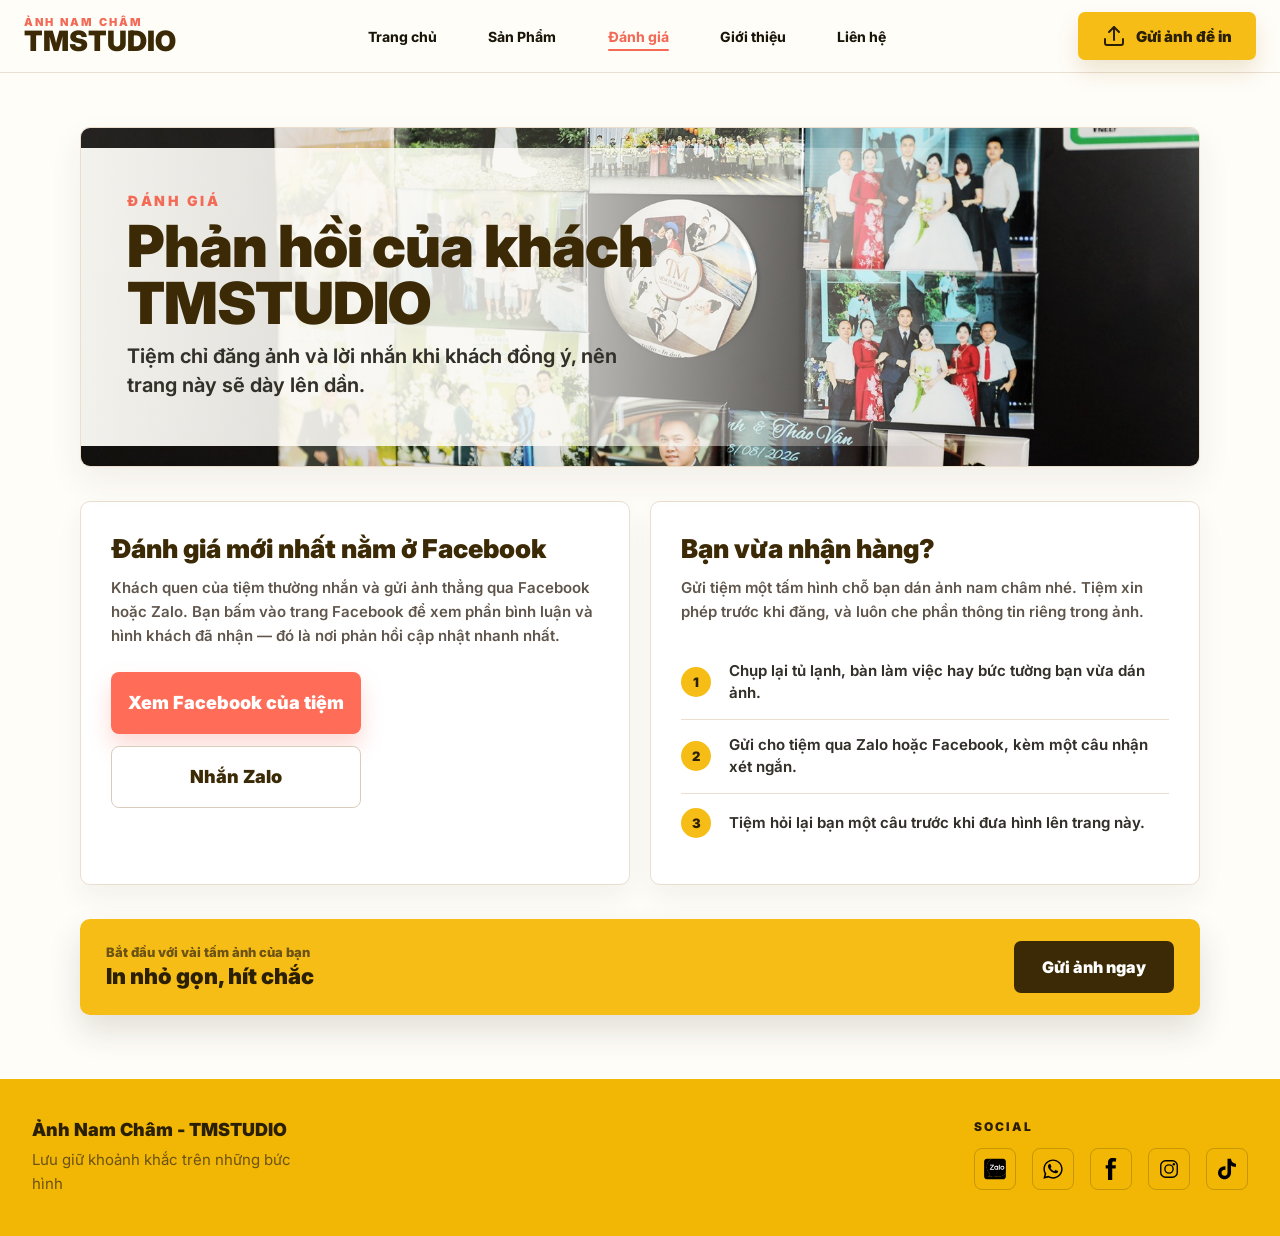
<file: reviews.html>
<!doctype html>
<html lang="vi">
<head>
<meta charset="utf-8"/>
<meta name="viewport" content="width=device-width, initial-scale=1"/>
<title>Đánh giá - Ảnh Nam Châm TMSTUDIO</title>
<meta name="description" content="Hình thật và phản hồi thật của khách hàng sau khi nhận ảnh nam châm TMSTUDIO."/>
<link rel="icon" type="image/png" href="assets/favicon.png"/>
<link rel="apple-touch-icon" href="assets/favicon.png"/>
<link rel="preconnect" href="https://fonts.googleapis.com"/>
<link rel="preconnect" href="https://fonts.gstatic.com" crossorigin/>
<link rel="stylesheet" href="https://fonts.googleapis.com/css2?family=Inter:wght@400..900&display=swap"/>
<link rel="stylesheet" href="styles.css"/>
</head>
<body>

<!-- ══════════════════════════ icon sprite (inline so it works over file://) ══════════════════════════ -->
<svg class="sprite" aria-hidden="true" focusable="false" xmlns="http://www.w3.org/2000/svg">
  <symbol id="i-upload" viewBox="0 0 24 24" fill="none" stroke="currentColor" stroke-width="2" stroke-linecap="round" stroke-linejoin="round">
    <path d="M21 15v4a2 2 0 0 1-2 2H5a2 2 0 0 1-2-2v-4"/><path d="M17 8l-5-5-5 5"/><path d="M12 3v13"/>
  </symbol>
  <symbol id="i-menu" viewBox="0 0 24 24" fill="none" stroke="currentColor" stroke-width="2.2" stroke-linecap="round">
    <path d="M3 6h18M3 12h18M3 18h18"/>
  </symbol>
</svg>

<!-- ══════════════════════════ header ══════════════════════════ -->
<header class="site-header">
  <div class="topbar">
    <a class="nav-logo" href="index.html">
      <span>Ảnh nam châm</span>
      <strong>TMSTUDIO</strong>
    </a>

    <nav class="nav-links" aria-label="Điều hướng chính">
      <a href="index.html">Trang chủ</a>
      <a href="products.html">Sản Phẩm</a>
      <a href="reviews.html" class="is-active">Đánh giá</a>
      <a href="about.html">Giới thiệu</a>
      <a href="contact.html">Liên hệ</a>
    </nav>

    <a class="nav-cta" href="order.html">
      <svg class="ico" aria-hidden="true"><use href="#i-upload"/></svg>Gửi ảnh để in
    </a>

    <button class="nav-burger" type="button" aria-label="Mở menu" aria-expanded="false" aria-controls="mobile-nav">
      <svg class="ico" aria-hidden="true"><use href="#i-menu"/></svg>
    </button>
  </div>

  <nav class="mobile-nav" id="mobile-nav" aria-label="Điều hướng di động" hidden>
    <a href="index.html">Trang chủ</a>
    <a href="products.html">Sản Phẩm</a>
    <a href="reviews.html" class="is-active">Đánh giá</a>
    <a href="about.html">Giới thiệu</a>
    <a href="contact.html">Liên hệ</a>
    <a class="mobile-nav-cta" href="order.html">Gửi ảnh để in</a>
  </nav>
</header>

<main class="reviews-page">

  <section class="reviews-hero">
    <div>
      <span>Đánh giá</span>
      <h1>Phản hồi của khách TMSTUDIO</h1>
      <p>Tiệm chỉ đăng ảnh và lời nhắn khi khách đồng ý, nên trang này sẽ dày lên dần.</p>
    </div>
    <img src="assets/hero-fridge.jpg" alt="Ảnh nam châm TMSTUDIO trên tủ lạnh"/>
  </section>

  <section class="review-board">
    <article class="review-note">
      <h2>Đánh giá mới nhất nằm ở Facebook</h2>
      <p>Khách quen của tiệm thường nhắn và gửi ảnh thẳng qua Facebook hoặc Zalo. Bạn bấm vào trang Facebook để xem phần bình luận và hình khách đã nhận — đó là nơi phản hồi cập nhật nhanh nhất.</p>
      <div class="review-note-actions">
        <a class="pill pill-primary" href="https://fb.com/anhnamcham.tm" target="_blank" rel="noopener noreferrer">Xem Facebook của tiệm</a>
        <a class="pill pill-ghost" href="https://zaloapp.com/qr/p/19hxy2br83hor" target="_blank" rel="noopener noreferrer">Nhắn Zalo</a>
      </div>
    </article>

    <article class="review-invite">
      <h2>Bạn vừa nhận hàng?</h2>
      <p>Gửi tiệm một tấm hình chỗ bạn dán ảnh nam châm nhé. Tiệm xin phép trước khi đăng, và luôn che phần thông tin riêng trong ảnh.</p>
      <ol>
        <li><b>1</b><span>Chụp lại tủ lạnh, bàn làm việc hay bức tường bạn vừa dán ảnh.</span></li>
        <li><b>2</b><span>Gửi cho tiệm qua Zalo hoặc Facebook, kèm một câu nhận xét ngắn.</span></li>
        <li><b>3</b><span>Tiệm hỏi lại bạn một câu trước khi đưa hình lên trang này.</span></li>
      </ol>
    </article>
  </section>

  <!-- ══════════════════════════════════════════════════════════════════════
       KHUNG ĐÁNH GIÁ — đang ẩn khỏi trang (thuộc tính hidden ở thẻ section).
       Cách dùng:
         1. Chép lời khách THẬT vào từng thẻ: tên (hoặc tên viết tắt), nội dung, thời gian.
         2. Xin phép khách trước khi đăng; nên viết tắt tên, ví dụ "Chị Vân A.".
         3. Xoá những thẻ chưa dùng tới.
         4. Điền xong thì xoá chữ hidden ở dòng <section ... hidden> bên dưới là trang hiện ra.
       ══════════════════════════════════════════════════════════════════════ -->
  <section class="review-wall" hidden>
    <div class="review-wall-head">
      <h2>Khách nói gì</h2>
      <span>Đăng sau khi được khách đồng ý</span>
    </div>
    <div class="review-wall-grid">
      <article class="review-quote">
        <p class="quote-body">Nội dung đánh giá của khách…</p>
        <footer>
          <strong>Tên khách hàng</strong>
          <span>Sản phẩm · tháng/năm</span>
        </footer>
      </article>
      <article class="review-quote">
        <p class="quote-body">Nội dung đánh giá của khách…</p>
        <footer>
          <strong>Tên khách hàng</strong>
          <span>Sản phẩm · tháng/năm</span>
        </footer>
      </article>
      <article class="review-quote">
        <p class="quote-body">Nội dung đánh giá của khách…</p>
        <footer>
          <strong>Tên khách hàng</strong>
          <span>Sản phẩm · tháng/năm</span>
        </footer>
      </article>
      <article class="review-quote">
        <p class="quote-body">Nội dung đánh giá của khách…</p>
        <footer>
          <strong>Tên khách hàng</strong>
          <span>Sản phẩm · tháng/năm</span>
        </footer>
      </article>
      <article class="review-quote">
        <p class="quote-body">Nội dung đánh giá của khách…</p>
        <footer>
          <strong>Tên khách hàng</strong>
          <span>Sản phẩm · tháng/năm</span>
        </footer>
      </article>
      <article class="review-quote">
        <p class="quote-body">Nội dung đánh giá của khách…</p>
        <footer>
          <strong>Tên khách hàng</strong>
          <span>Sản phẩm · tháng/năm</span>
        </footer>
      </article>
    </div>
  </section>

  <section class="reviews-cta">
    <div>
      <span>Bắt đầu với vài tấm ảnh của bạn</span>
      <strong>In nhỏ gọn, hít chắc</strong>
    </div>
    <a href="order.html">Gửi ảnh ngay</a>
  </section>

</main>

<!-- ══════════════════════════ footer ══════════════════════════ -->
<footer class="site-footer">
  <div class="footer-inner">
    <aside>
      <p class="footer-brand">Ảnh Nam Châm - TMSTUDIO</p>
      <p class="footer-tagline">Lưu giữ khoảnh khắc trên những bức hình</p>
    </aside>
    <nav aria-label="Mạng xã hội">
      <h2 class="footer-title">Social</h2>
      <div class="socials">
        <a href="https://zaloapp.com/qr/p/19hxy2br83hor" target="_blank" rel="noopener noreferrer" aria-label="Zalo TMSTUDIO"><img src="assets/icon-zalo.svg" alt=""/></a>
        <a href="https://wa.me/84973547609" target="_blank" rel="noopener noreferrer" aria-label="WhatsApp TMSTUDIO"><img src="assets/icon-whatsapp.svg" alt=""/></a>
        <a href="https://fb.com/anhnamcham.tm" target="_blank" rel="noopener noreferrer" aria-label="Facebook TMSTUDIO"><img src="assets/icon-facebook.svg" alt=""/></a>
        <a href="https://fb.com/anhnamcham.tm" target="_blank" rel="noopener noreferrer" aria-label="Instagram TMSTUDIO"><img src="assets/icon-instagram.svg" alt=""/></a>
        <a href="https://fb.com/anhnamcham.tm" target="_blank" rel="noopener noreferrer" aria-label="TikTok TMSTUDIO"><img src="assets/icon-tiktok.svg" alt=""/></a>
      </div>
    </nav>
  </div>
</footer>

<script>
  // Only interactive bit on the page: the mobile menu toggle.
  const burger = document.querySelector('.nav-burger');
  const panel = document.getElementById('mobile-nav');
  burger.addEventListener('click', () => {
    const open = burger.getAttribute('aria-expanded') === 'true';
    burger.setAttribute('aria-expanded', String(!open));
    panel.hidden = open;
  });
  panel.addEventListener('click', (e) => {
    if (e.target.tagName === 'A') {
      burger.setAttribute('aria-expanded', 'false');
      panel.hidden = true;
    }
  });
</script>
<script src="zalo.js" defer></script>
</body>
</html>
</file>
<file: styles.css>
/* ============================================================================
   Landing page — hand-written HTML/CSS, no build step, no dependencies
   ========================================================================= */

/* ---------------------------------------------------------------- tokens */
:root {
  /* brand */
  --brand-ink:     #3b2a05;   /* headings, brand wordmark              */
  --brand:         #f6bd16;   /* primary button / yellow surfaces      */
  --brand-footer:  #f2b705;
  --on-brand:      #2b2004;   /* text + icons sitting on --brand       */
  --on-brand-dim:  #6b5215;   /* secondary text on --brand             */
  --coral:         #f36b57;   /* eyebrows, accent prices, links        */
  --coral-strong:  #c95a43;
  --coral-cta:     #ff6d59;   /* final CTA button                      */
  --gold:          #f5ca62;   /* badges                                */
  --gold-text:     #5b4216;

  /* surfaces */
  --cream:         #fffdf8;   /* page background                       */
  --cream-warm:    #fffaf2;   /* inset panels                          */
  --paper:         #ffffff;
  --brand-soft:    #fff3c7;   /* set-card chips                        */
  --sand:          #f5f0e8;

  /* lines */
  --line:          #eadfce;
  --line-soft:     #e9dfd2;
  --line-strong:   #d9ccbb;

  /* text */
  --ink:           #1a1509;
  --ink-body:      #33302a;
  --ink-muted:     #5f554b;
  --ink-faint:     #9b9288;

  /* shape */
  --r-sm: 5px;
  --r:    8px;
  --r-lg: 10px;

  --shadow-card:  0 12px 26px rgba(53, 43, 31, .06);
  --shadow-panel: 0 16px 34px rgba(53, 43, 31, .06);
  --shadow-lift:  0 18px 42px rgba(53, 43, 31, .07);
  --shadow-brand: 0 14px 26px rgba(150, 105, 0, .16);

  --shell: 1240px;
}

/* ---------------------------------------------------------------- reset */
*, *::before, *::after { box-sizing: border-box; }

html { scroll-behavior: smooth; }

body {
  margin: 0;
  background: var(--cream);
  color: var(--brand-ink);
  font-family: Inter, ui-sans-serif, system-ui, -apple-system, "Segoe UI", Roboto,
               "Helvetica Neue", Arial, "Noto Sans", sans-serif;
  font-synthesis-weight: none;
  -webkit-font-smoothing: antialiased;
  text-rendering: optimizeLegibility;
}

h1, h2, h3, p, ul, figure { margin: 0; }
ul { padding: 0; list-style: none; }
img { display: block; max-width: 100%; }
a { color: inherit; text-decoration: none; }

:focus-visible {
  outline: 3px solid var(--coral);
  outline-offset: 3px;
  border-radius: 4px;
}

.sprite { position: absolute; width: 0; height: 0; overflow: hidden; }

.ico {
  width: 24px;
  height: 24px;
  flex-shrink: 0;
  fill: none;
  stroke: currentColor;
}
/* ---------------------------------------------------------------- buttons */
.btn {
  display: inline-flex;
  align-items: center;
  justify-content: center;
  gap: 12px;
  min-height: 64px;
  padding: 0 34px;
  border-radius: var(--r);
  font-size: 18px;
  font-weight: 900;
  line-height: 1;
  transition: transform .18s ease, box-shadow .18s ease, background-color .18s ease;
}
.btn .ico { width: 26px; height: 26px; }

.btn-primary {
  background: var(--brand);
  color: var(--on-brand);
  box-shadow: 0 16px 30px rgba(150, 105, 0, .18);
}
.btn-ghost {
  border: 1px solid var(--line-strong);
  background: var(--paper);
  color: var(--brand-ink);
}

@media (hover: hover) {
  .btn-primary:hover { transform: translateY(-2px); box-shadow: 0 20px 36px rgba(150, 105, 0, .24); }
  .btn-ghost:hover   { transform: translateY(-2px); border-color: var(--brand-ink); }
}
.btn:active { transform: translateY(0); }

/* ---------------------------------------------------------------- header */
.site-header {
  position: sticky;
  top: 0;
  z-index: 50;
  border-bottom: 1px solid var(--line-soft);
  background: rgba(255, 253, 248, .94);
  backdrop-filter: saturate(140%) blur(8px);
}

.topbar {
  display: flex;
  align-items: center;
  justify-content: space-between;
  gap: 24px;
  height: 72px;
  width: min(100% - 48px, var(--shell));
  margin-inline: auto;
}

.nav-logo { line-height: 1; }
.nav-logo span {
  display: block;
  color: var(--coral);
  font-size: 11px;
  font-weight: 900;
  letter-spacing: .2em;
  text-transform: uppercase;
}
.nav-logo strong {
  display: block;
  color: var(--brand-ink);
  font-size: 28px;
  font-weight: 900;
  line-height: .95;
}

.nav-links {
  display: flex;
  align-items: center;
  gap: clamp(24px, 4vw, 58px);
}
.nav-links a {
  position: relative;
  color: var(--ink);
  font-size: 14px;
  font-weight: 750;
  padding-block: 6px;
}
.nav-links a::after {
  content: "";
  position: absolute;
  left: 0;
  bottom: 0;
  width: 0;
  height: 2px;
  border-radius: 999px;
  background: var(--coral);
  transition: width .22s ease;
}
@media (hover: hover) { .nav-links a:hover::after { width: 100%; } }

.nav-cta {
  display: inline-flex;
  align-items: center;
  justify-content: center;
  gap: 10px;
  min-height: 48px;
  padding: 0 24px;
  border-radius: 7px;
  background: var(--brand);
  color: var(--on-brand);
  font-size: 15px;
  font-weight: 900;
  box-shadow: 0 12px 22px rgba(150, 105, 0, .16);
  transition: transform .18s ease;
}
@media (hover: hover) { .nav-cta:hover { transform: translateY(-2px); } }

.nav-burger {
  display: none;
  align-items: center;
  justify-content: center;
  width: 44px;
  height: 44px;
  padding: 0;
  border: 1px solid var(--line-soft);
  border-radius: var(--r);
  background: var(--paper);
  color: var(--brand-ink);
  cursor: pointer;
}

.mobile-nav {
  display: none;              /* desktop: never shown — see the 1023px block */
  gap: 2px;
  border-top: 1px solid var(--line-soft);
  background: var(--cream);
  padding: 10px 24px 18px;
}
.mobile-nav a {
  padding: 13px 4px;
  border-bottom: 1px solid var(--line-soft);
  color: var(--brand-ink);
  font-size: 15px;
  font-weight: 800;
}
.mobile-nav .mobile-nav-cta {
  margin-top: 12px;
  border: 0;
  border-radius: var(--r);
  background: var(--brand);
  color: var(--on-brand);
  text-align: center;
}

/* ---------------------------------------------------------------- shell */
.home > section {
  width: min(100% - 64px, var(--shell));
  margin-inline: auto;
}
.home > .hero {
  width: 100%;
  max-width: none;
  margin-inline: 0;
}

.band {
  border-bottom: 1px solid var(--line);
  padding: 56px 0;
}

/* eyebrow + heading pair reused by several sections */
.eyebrow {
  display: inline-flex;
  align-items: center;
  gap: 10px;
  color: var(--coral);
  font-size: 16px;
  font-weight: 900;
  letter-spacing: .12em;
  line-height: 1;
  text-transform: uppercase;
}
.eyebrow::before {
  content: "";
  width: 32px;
  height: 2px;
  border-radius: 999px;
  background: var(--coral);
}

.section-title h2 {
  margin-top: 16px;
  color: var(--brand-ink);
  font-size: 46px;
  font-weight: 900;
  line-height: .98;
  letter-spacing: -.01em;
}
.section-title p {
  margin-top: 14px;
  max-width: 540px;
  color: #4c463f;
  font-size: 18px;
  font-weight: 650;
  line-height: 1.45;
}

.fine-note {
  margin-top: 14px;
  color: var(--ink-faint);
  font-size: 12px;
  font-style: italic;
  font-weight: 650;
}

/* ══════════════════════════════════════════════════════════════════ hero */
.hero {
  position: relative;
  display: grid;
  grid-template-columns: minmax(0, .96fr) minmax(0, 1.04fr);
  min-height: 660px;
  overflow: hidden;
  border-bottom: 1px solid var(--line);
  background: var(--cream);
}
/* cream wash so the copy stays readable over the photo */
.hero::before {
  content: "";
  position: absolute;
  inset: 0;
  z-index: 1;
  pointer-events: none;
  background: linear-gradient(90deg,
    #fffdf8, #fffdf8 40%,
    rgba(255, 253, 248, .94) 48%,
    rgba(255, 253, 248, .58) 61%,
    rgba(255, 253, 248, .08) 74%,
    transparent);
}

.hero-copy {
  position: relative;
  z-index: 2;
  display: grid;
  align-content: center;
  padding: 72px 56px 72px 92px;
}
.hero-copy h1 {
  max-width: 640px;
  color: var(--brand-ink);
  font-size: clamp(42px, 4.35vw, 76px);
  font-weight: 900;
  line-height: .95;
  letter-spacing: -.015em;
}
.hero-copy h1 span { color: var(--coral); }
.hero-copy p {
  margin-top: 30px;
  max-width: 500px;
  color: #2a2210;
  font-size: clamp(17px, 1.6vw, 24px);
  font-weight: 500;
  line-height: 1.45;
}

.hero-actions {
  display: flex;
  flex-wrap: wrap;
  gap: 20px;
  margin-top: 38px;
}

.hero-benefits {
  display: grid;
  grid-template-columns: 1fr 1fr;
  gap: 16px 32px;
  margin-top: 62px;
}
.hero-benefits li {
  display: inline-flex;
  align-items: center;
  gap: 10px;
  color: #2a200a;
  font-size: 15px;
  font-weight: 900;
}
.hero-benefits .ico {
  width: 34px;
  height: 34px;
  padding: 5px;
  border-radius: 999px;
  background: var(--brand-soft);
  color: var(--brand-ink);
  stroke-width: 1.8;
}

.hero-visual {
  position: absolute;
  inset: 0 0 0 26%;
  min-height: 660px;
  overflow: hidden;
}
.hero-visual > img {
  width: 100%;
  height: 100%;
  object-fit: cover;
  object-position: 66% 54%;
}

.hero-prices {
  position: absolute;
  right: 78px;
  bottom: 42px;
  z-index: 3;
  display: grid;
  grid-template-columns: repeat(3, 1fr);
  gap: 24px;
  width: min(620px, 54vw);
}

.price-card {
  border: 1px solid var(--line);
  border-radius: var(--r);
  background: rgba(255, 253, 248, .96);
  padding: 22px 16px 18px;
  text-align: center;
  box-shadow: 0 16px 32px rgba(53, 43, 31, .1);
}
.price-card p {
  color: #423c35;
  font-size: 14px;
  font-weight: 800;
  line-height: 1.1;
}
.price-card strong {
  display: block;
  margin-top: 8px;
  color: var(--brand-ink);
  font-size: 34px;
  font-weight: 900;
  line-height: .95;
}
.price-card span {
  display: inline-flex;
  margin-top: 14px;
  padding: 8px 12px;
  border-radius: 4px;
  background: var(--gold);
  color: var(--gold-text);
  font-size: 11px;
  font-weight: 900;
  letter-spacing: .04em;
  line-height: 1;
  text-transform: uppercase;
}

/* ═══════════════════════════════════════════════════════ magnet sets band */
.magnet-layout {
  display: grid;
  grid-template-columns: minmax(380px, .88fr) minmax(0, 1.12fr);
  gap: 36px;
  align-items: stretch;
  margin-top: 26px;
  border: 1px solid var(--line);
  border-radius: var(--r-lg);
  background: var(--cream-warm);
  padding: 26px;
  box-shadow: var(--shadow-lift);
}

.magnet-visual {
  position: relative;
  display: grid;
  overflow: hidden;
  border-radius: var(--r);
  background: var(--cream);
}
.magnet-visual > img {
  width: 100%;
  height: 100%;
  min-height: 560px;
  border-radius: var(--r);
  object-fit: cover;
  object-position: 60% 50%;
  box-shadow: 0 20px 40px rgba(53, 43, 31, .1);
}

.magnet-badge {
  position: absolute;
  right: 18px;
  bottom: 18px;
  left: 18px;
  border: 1px solid hsla(36, 40%, 86%, .95);
  border-radius: var(--r);
  background: rgba(255, 253, 248, .92);
  padding: 14px 16px;
  box-shadow: 0 14px 28px rgba(53, 43, 31, .12);
  backdrop-filter: blur(4px);
}
.magnet-badge strong {
  display: block;
  color: var(--brand-ink);
  font-size: 22px;
  font-weight: 900;
  line-height: 1;
}
.magnet-badge span {
  display: block;
  margin-top: 5px;
  color: var(--ink-muted);
  font-size: 13px;
  font-weight: 750;
}

.magnet-content { min-width: 0; }
.magnet-content .section-title h2 { max-width: 430px; font-size: 54px; }
.magnet-content .section-title p  { max-width: 420px; font-size: 18px; }

.set-grid {
  display: grid;
  grid-template-columns: repeat(3, minmax(0, 1fr));
  gap: 14px;
  margin-top: 24px;
}

.set-card {
  position: relative;
  min-height: 150px;
  border: 1px solid var(--line);
  border-radius: var(--r);
  background: rgba(255, 253, 248, .98);
  padding: 20px 16px 16px;
  box-shadow: var(--shadow-card);
  transition: transform .18s ease, box-shadow .18s ease;
}
.set-card.is-bonus {
  border-color: var(--brand);
  background: var(--cream);
  box-shadow: 0 16px 32px rgba(150, 105, 0, .12);
}
@media (hover: hover) {
  .set-card:hover { transform: translateY(-3px); box-shadow: 0 18px 32px rgba(53, 43, 31, .12); }
}

.set-card .ribbon {
  position: absolute;
  top: 14px;
  right: 14px;
  padding: 7px 10px;
  border-radius: 999px;
  background: var(--gold);
  color: var(--gold-text);
  font-size: 10px;
  font-weight: 900;
  line-height: 1;
  text-transform: uppercase;
}
.set-card p {
  color: #423c35;
  font-size: 15px;
  font-weight: 900;
  line-height: 1.1;
}
.set-card strong {
  display: block;
  margin-top: 14px;
  color: var(--brand-ink);
  font-size: 42px;
  font-weight: 900;
  line-height: .92;
  letter-spacing: -.02em;
}
.set-card em {
  display: inline-flex;
  margin-top: 18px;
  padding: 8px 10px;
  border-radius: var(--r-sm);
  background: var(--brand-soft);
  color: var(--brand-ink);
  font-size: 11px;
  font-style: normal;
  font-weight: 900;
  line-height: 1.1;
  text-transform: uppercase;
}

.calc {
  display: grid;
  grid-template-columns: 70px 1fr;
  gap: 12px;
  align-items: center;
  margin-top: 16px;
  border: 1px dashed #d9c6ae;
  border-radius: var(--r);
  background: var(--cream);
  padding: 14px 16px;
}
.calc span {
  color: var(--coral);
  font-size: 12px;
  font-weight: 900;
  text-transform: uppercase;
}
.calc strong {
  color: var(--brand-ink);
  font-size: 16px;
  font-weight: 850;
}

.spec-grid {
  display: grid;
  grid-template-columns: repeat(4, 1fr);
  gap: 1px;
  margin-top: 16px;
  overflow: hidden;
  border: 1px solid var(--line);
  border-radius: var(--r);
  background: var(--line);
}
.spec-grid article {
  display: grid;
  grid-template-columns: 42px 1fr;
  gap: 10px;
  align-items: center;
  background: var(--paper);
  padding: 18px 14px;
}
.spec-grid .ico {
  grid-row: 1 / span 2;
  width: 34px;
  height: 34px;
  color: var(--coral);
  stroke-width: 1.8;
}
.spec-grid strong {
  display: block;
  color: var(--brand-ink);
  font-size: 16px;
  font-weight: 900;
  line-height: 1.15;
}
.spec-grid span {
  display: block;
  color: #776d61;
  font-size: 12px;
  font-weight: 750;
  line-height: 1.15;
}

.magnet-actions {
  display: flex;
  flex-wrap: wrap;
  gap: 14px;
  margin-top: 18px;
}
.magnet-actions .btn {
  min-height: 56px;
  padding: 0 28px;
  font-size: 16px;
}

/* ═══════════════════════════════════════════════════════════ desk frames */
.frame-band {
  position: relative;
  display: grid;
  grid-template-columns: minmax(0, .96fr) minmax(0, 1.04fr);
  gap: 36px;
  align-items: stretch;
  overflow: hidden;
  border-radius: var(--r-lg);
  padding: 0 0 0 34px;
  background:
    radial-gradient(circle at 78% 42%, hsla(0, 0%, 100%, .76), rgba(255, 250, 242, 0) 30%),
    linear-gradient(270deg, #edd7b8, #f5e6cf 24%, #fff5e8 48%, #fffdf8 70%, #fffdf8);
}

.frame-copy {
  position: relative;
  z-index: 2;
  min-width: 0;
  padding: 48px 0;
}
.frame-copy .section-title h2 {
  max-width: 650px;
  margin-top: 0;
  font-size: 54px;
  line-height: 1.04;
}
.frame-lede {
  margin-top: 20px;
  max-width: 600px;
  color: var(--ink-body);
  font-size: 20px;
  font-weight: 600;
  line-height: 1.55;
}

.color-row {
  display: grid;
  grid-template-columns: auto repeat(7, minmax(48px, 1fr));
  gap: 14px;
  align-items: start;
  margin-top: 34px;
  color: var(--ink-body);
  font-size: 13px;
  font-weight: 750;
}
.color-row strong {
  align-self: start;
  padding-top: 10px;
  color: var(--brand-ink);
  font-size: 17px;
  font-weight: 900;
  white-space: nowrap;
}
.color-row span {
  display: grid;
  justify-items: center;
  gap: 8px;
  color: #3d3933;
  font-size: 13px;
  line-height: 1;
}
.color-row i {
  width: 34px;
  height: 34px;
  border: 1px solid #c9baaa;
  border-radius: 999px;
  box-shadow: 0 6px 14px rgba(53, 43, 31, .08);
}

.frame-prices {
  display: grid;
  grid-template-columns: repeat(5, 1fr);
  gap: 10px;
  margin-top: 34px;
}
.frame-prices article {
  min-width: 0;
  border: 1px solid var(--line);
  border-radius: var(--r);
  background: rgba(255, 253, 248, .98);
  padding: 22px 12px 16px;
  text-align: center;
  box-shadow: 0 12px 28px rgba(53, 43, 31, .06);
}
.frame-prices .is-featured {
  border-color: var(--brand);
  box-shadow: 0 16px 32px rgba(150, 105, 0, .1);
}
.frame-prices p {
  min-height: 34px;
  color: var(--ink-body);
  font-size: 14px;
  font-weight: 900;
  line-height: 1.18;
}
.frame-prices strong {
  display: block;
  margin-top: 12px;
  color: var(--coral);
  font-size: clamp(22px, 2vw, 35px);
  font-weight: 900;
  line-height: 1;
}
.frame-prices span {
  display: inline-flex;
  margin-top: 14px;
  padding: 6px 9px;
  border-radius: 4px;
  background: var(--gold);
  color: var(--gold-text);
  font-size: 10px;
  font-weight: 900;
  line-height: 1;
  text-transform: uppercase;
}

.frame-actions {
  display: grid;
  grid-template-columns: minmax(240px, .92fr) minmax(210px, .82fr);
  gap: 18px;
  margin-top: 34px;
}
.frame-actions .btn { padding: 0 20px; font-size: 20px; }

.frame-visual {
  position: relative;
  display: grid;
  min-width: 0;
  min-height: 560px;
  place-items: center;
  padding: 30px 36px 30px 18px;
}
.frame-visual img {
  width: min(100%, 590px);
  height: auto;
  border-radius: var(--r-lg);
  object-fit: contain;
  box-shadow: 0 24px 34px rgba(72, 50, 24, .18);
}

/* ═══════════════════════════════════════════════════════ order / process */
.order-card {
  display: grid;
  grid-template-columns: 1fr 260px;
  gap: 38px;
  align-items: center;
  margin-top: 52px;
  border: 1px solid var(--line);
  border-radius: var(--r-lg);
  background: var(--paper);
  padding: 30px 34px;
  box-shadow: var(--shadow-panel);
}

.process h2 {
  color: var(--brand-ink);
  font-size: 22px;
  font-weight: 900;
  line-height: 1;
  text-align: center;
  text-transform: uppercase;
  letter-spacing: .02em;
}
.process-steps {
  display: grid;
  grid-template-columns: repeat(4, 1fr);
  gap: 24px;
  margin-top: 28px;
}
.process article {
  position: relative;
  text-align: center;
}
/* connector line between the steps */
.process article:not(:last-child)::after {
  content: "";
  position: absolute;
  top: 15px;
  left: calc(50% + 28px);
  width: calc(100% - 32px);
  border-top: 2px dashed var(--line);
}
.process b {
  position: relative;
  z-index: 1;
  display: flex;
  align-items: center;
  justify-content: center;
  width: 30px;
  height: 30px;
  margin: 0 auto 8px;
  border-radius: 999px;
  background: var(--brand);
  color: var(--on-brand);
  font-size: 15px;
}
.process .ico {
  width: 44px;
  height: 44px;
  margin: 0 auto;
  color: var(--coral);
  stroke-width: 1.6;
}
.process h3 {
  margin-top: 10px;
  color: var(--brand-ink);
  font-size: 16px;
  font-weight: 900;
}
.process p {
  margin: 8px auto 0;
  max-width: 210px;
  color: #514940;
  font-size: 12px;
  font-weight: 650;
  line-height: 1.4;
}

.delivery {
  display: grid;
  gap: 16px;
  border-left: 1px solid var(--line);
  padding-left: 32px;
}
.delivery-intl {
  display: flex;
  align-items: center;
  gap: 12px;
  border: 1px solid var(--line);
  border-radius: var(--r);
  background: var(--sand);
  padding: 20px;
}
.delivery-intl .ico {
  flex-shrink: 0;
  width: 28px;
  height: 28px;
  color: var(--brand-ink);
}
.delivery-intl span {
  color: var(--ink-muted);
  font-size: 13px;
  line-height: 1.5;
}
.delivery-intl a {
  color: var(--coral);
  font-weight: 900;
  text-decoration: underline;
}

/* ═══════════════════════════════════════════════════════ quality + proof */
.proof-grid {
  display: grid;
  grid-template-columns: 1fr .86fr;
  gap: 18px;
  margin-top: 26px;
}

.quality-card,
.review-card {
  border: 1px solid var(--line);
  border-radius: var(--r-lg);
  background: var(--paper);
  padding: 28px;
  box-shadow: var(--shadow-panel);
}
.quality-card h2 {
  margin-top: 14px;
  color: var(--brand-ink);
  font-size: 32px;
  font-weight: 900;
  line-height: 1.05;
}

.quality-body {
  display: grid;
  grid-template-columns: 280px 1fr;
  gap: 34px;
  align-items: center;
  margin-top: 22px;
}
.quality-body img {
  width: 100%;
  border-radius: var(--r);
  background: var(--cream-warm);
}
.layer-list p {
  display: grid;
  grid-template-columns: 28px 1fr;
  gap: 10px;
  align-items: center;
  margin-top: 10px;
  color: var(--ink-body);
  font-size: 14px;
  font-weight: 750;
  line-height: 1.25;
}
.layer-list p:first-child { margin-top: 0; }
.layer-list b {
  display: flex;
  align-items: center;
  justify-content: center;
  width: 24px;
  height: 24px;
  border-radius: 999px;
  background: var(--brand);
  color: var(--on-brand);
  font-size: 12px;
}

.gallery-row {
  display: grid;
  grid-template-columns: repeat(2, 1fr);
  gap: 12px;
  margin-top: 24px;
}
.gallery-row img {
  width: 100%;
  aspect-ratio: 1.1 / 1;
  border-radius: var(--r);
  object-fit: cover;
  box-shadow: 0 8px 18px rgba(53, 43, 31, .08);
}
.gallery-row img.is-contain {
  background: var(--cream-warm);
  object-fit: contain;
}

.review-header {
  display: flex;
  align-items: center;
  justify-content: space-between;
  gap: 16px;
  margin-bottom: 22px;
}
.review-card h2 {
  color: var(--brand-ink);
  font-size: 27px;
  font-weight: 900;
  line-height: 1.05;
}
.review-header a {
  color: var(--coral);
  font-size: 14px;
  font-weight: 900;
  white-space: nowrap;
}

.feedback-grid {
  display: grid;
  grid-template-columns: repeat(3, 1fr);
  gap: 10px;
}
.feedback-grid img {
  width: 100%;
  aspect-ratio: .75;
  border-radius: var(--r);
  object-fit: cover;
  box-shadow: 0 8px 18px rgba(53, 43, 31, .08);
}

/* ═══════════════════════════════════════════════════════════ final CTA */
.final-cta {
  display: grid;
  grid-template-columns: 170px 1fr auto;
  gap: 40px;
  align-items: center;
  margin-top: 42px;
  margin-bottom: 72px;
  border-radius: var(--r-lg);
  background: var(--brand);
  padding: 30px 42px;
  color: var(--on-brand);
  box-shadow: 0 18px 42px rgba(150, 105, 0, .18);
}
.final-cta img {
  width: 145px;
  aspect-ratio: .9 / 1;
  border-radius: var(--r);
  object-fit: cover;
  transform: rotate(-7deg);
  box-shadow: 0 14px 26px rgba(0, 0, 0, .22);
}
.final-cta h2 {
  color: var(--on-brand);
  font-size: 38px;
  font-weight: 900;
  line-height: 1.05;
}
.final-cta p {
  margin-top: 10px;
  color: var(--on-brand-dim);
  font-size: 18px;
  font-weight: 700;
}
.final-cta .btn {
  min-width: 250px;
  background: var(--brand-ink);
  color: #fff;
}
@media (hover: hover) {
  .final-cta .btn:hover { transform: translateY(-2px); background: #54400f; }
}

/* ═══════════════════════════════════════════════════════════════ footer */
.site-footer {
  background: var(--brand-footer);
  color: var(--on-brand);
  padding: 40px 0;
}
.footer-inner {
  display: flex;
  flex-wrap: wrap;
  align-items: flex-start;
  justify-content: space-between;
  gap: 32px;
  width: min(100% - 64px, var(--shell));
  margin-inline: auto;
}
.footer-brand {
  font-size: 18px;
  font-weight: 900;
  color: var(--on-brand);
}
.footer-tagline {
  max-width: 280px;
  margin-top: 8px;
  color: var(--on-brand-dim);
  font-size: 15px;
  line-height: 1.6;
}
.footer-title {
  color: var(--on-brand);
  font-size: 12px;
  font-weight: 900;
  letter-spacing: .16em;
  text-transform: uppercase;
}
.socials {
  display: flex;
  gap: 16px;
  margin-top: 14px;
}
.socials a {
  display: grid;
  place-items: center;
  width: 42px;
  height: 42px;
  border: 1px solid rgba(43, 32, 4, .22);
  border-radius: var(--r);
  color: var(--on-brand);
  transition: background-color .18s ease, transform .18s ease;
}
.socials .ico { width: 22px; height: 22px; }
.socials img {
  width: 22px;
  height: 22px;
  /* source glyphs are black-on-transparent — reads fine on the yellow footer as-is */
}
@media (hover: hover) {
  .socials a:hover { background: rgba(43, 32, 4, .08); transform: translateY(-2px); }
}

/* ══════════════════════════════════════════════════════════ responsive */

/* ---- 1279px and down: tighter desktop ---- */
@media (max-width: 1279px) {
  .home > section { width: min(100% - 40px, 1000px); }
  .footer-inner   { width: min(100% - 40px, 1000px); }

  .hero              { min-height: 620px; }
  .hero-copy         { padding: 58px 34px 58px 40px; }
  .hero-copy h1      { max-width: 520px; font-size: clamp(40px, 5.4vw, 62px); }
  .hero-copy p       { max-width: 430px; font-size: 21px; }
  .hero-actions      { gap: 14px; }
  .hero-actions .btn { min-height: 58px; padding: 0 24px; font-size: 16px; }
  .hero-benefits     { gap: 12px 20px; margin-top: 42px; }
  .hero-visual       { inset: 0 0 0 34%; min-height: 620px; }
  .hero-prices       { right: 38px; bottom: 40px; width: min(530px, 50vw); gap: 16px; }
  .price-card        { padding: 18px 12px 16px; }

  .magnet-layout            { grid-template-columns: 1fr; gap: 28px; }
  .magnet-content           { order: 1; }
  .magnet-visual            { order: 2; min-height: 360px; }
  .magnet-visual > img      { min-height: 360px; }
  .magnet-content .section-title h2 { max-width: none; }

  .delivery { border-left: 0; border-top: 1px solid var(--line); padding-top: 24px; padding-left: 0; }
}

/* ---- 1023px and down: single column ---- */
@media (max-width: 1023px) {
  .nav-links,
  .nav-cta   { display: none; }
  .nav-burger { display: flex; }
  .topbar     { width: min(100% - 32px, var(--shell)); }

  .mobile-nav          { display: grid; }
  .mobile-nav[hidden]  { display: none; }

  .home > section  { width: min(100% - 32px, 720px); }
  .footer-inner    { width: min(100% - 32px, 720px); }

  .hero {
    grid-template-columns: 1fr;
    min-height: 0;
  }
  .hero::before { display: none; }
  .hero-copy    { padding: 44px 16px 36px; }
  .hero-visual  { position: relative; inset: auto; min-height: 0; }
  .hero-visual > img { height: auto; aspect-ratio: 4 / 3; }
  .hero-prices {
    position: static;
    width: auto;
    gap: 10px;
    padding: 18px 16px 28px;
    background: var(--cream);
  }
  .price-card strong { font-size: 27px; }
  .price-card span   { font-size: 10px; padding: 6px 8px; }

  .band { padding: 40px 0; }
  .section-title h2,
  .magnet-content .section-title h2,
  .frame-copy .section-title h2 { font-size: 32px; }
  .section-title p, .frame-lede { font-size: 16px; }

  .magnet-layout  { padding: 18px; }
  .set-grid       { grid-template-columns: repeat(2, 1fr); }
  .set-card strong { font-size: 34px; }
  .spec-grid      { grid-template-columns: repeat(2, 1fr); }

  .frame-band    { grid-template-columns: 1fr; gap: 0; padding: 0 18px; }
  .frame-copy    { padding: 32px 0 0; }
  .frame-visual  { min-height: 0; padding: 18px 0 28px; }
  .frame-prices  { grid-template-columns: repeat(3, 1fr); }
  .frame-actions { grid-template-columns: 1fr; }
  .frame-actions .btn { font-size: 16px; min-height: 56px; }

  .order-card    { grid-template-columns: 1fr; gap: 24px; padding: 24px 18px; }
  .process-steps { grid-template-columns: repeat(2, 1fr); gap: 20px 16px; }
  .process article:not(:last-child)::after { display: none; }

  .proof-grid    { grid-template-columns: 1fr; }
  .quality-card,
  .review-card   { padding: 20px; }
  .quality-card h2 { font-size: 26px; }
  .quality-body  { grid-template-columns: 1fr; gap: 20px; }
  .quality-body img { max-width: 320px; margin-inline: auto; }
  .gallery-row   { grid-template-columns: repeat(2, 1fr); }

  .final-cta {
    grid-template-columns: 1fr;
    justify-items: center;
    gap: 20px;
    padding: 28px 20px;
    text-align: center;
  }
  .final-cta h2 { font-size: 28px; }
  .final-cta .btn { width: 100%; min-width: 0; }
}

/* ---- phones ---- */
@media (max-width: 599px) {
  .home > section,
  .footer-inner   { width: calc(100% - 32px); }

  .hero-copy h1   { font-size: clamp(34px, 9vw, 44px); }
  .hero-benefits  { grid-template-columns: 1fr; margin-top: 30px; }
  .hero-actions   { display: grid; }
  .hero-prices    { grid-template-columns: 1fr; }
  .price-card     { display: grid; grid-template-columns: 1fr auto; align-items: center; text-align: left; }
  .price-card strong { margin-top: 0; grid-column: 2; grid-row: 1 / span 2; }
  .price-card span   { margin-top: 6px; justify-self: start; }

  .set-grid       { grid-template-columns: 1fr; }
  .set-card       { min-height: 0; }
  .spec-grid      { grid-template-columns: 1fr; }
  .frame-prices   { grid-template-columns: repeat(2, 1fr); }
  .color-row      { grid-template-columns: repeat(4, 1fr); }
  .color-row strong { grid-column: 1 / -1; padding-top: 0; }
  .process-steps  { grid-template-columns: 1fr; }
  .gallery-row    { grid-template-columns: 1fr 1fr; }
  .feedback-grid  { grid-template-columns: 1fr 1fr; }
  .magnet-actions { display: grid; }
  .magnet-actions .btn { width: 100%; }
  .calc { grid-template-columns: 1fr; gap: 6px; }
}

/* ---- motion ---- */
@media (prefers-reduced-motion: reduce) {
  html { scroll-behavior: auto; }
  *, *::before, *::after {
    animation-duration: .01ms !important;
    transition-duration: .01ms !important;
  }
}

/* ==========================================================================
   TRANG PHỤ — products / reviews / about / contact / order
   ========================================================================== */

/* active state in the nav (all pages) */
.nav-links a.is-active { color: var(--coral); }
.nav-links a.is-active::after { width: 100%; }
.mobile-nav a.is-active { color: var(--coral); }

/* ------------------------------------------------------------ products */
.page-head { padding: 32px 0 0; }
.page-head .section-title h2 { font-size: 54px; }

/* ------------------------------------------------------------- reviews */
.reviews-page {
  width: min(100% - 64px, 1120px);
  margin-inline: auto;
  padding: 54px 0 64px;
  color: var(--brand-ink);
}

.reviews-hero {
  position: relative;
  display: grid;
  overflow: hidden;
  min-height: 340px;
  border: 1px solid var(--line);
  border-radius: var(--r-lg);
  background: var(--cream-warm);
  box-shadow: 0 14px 34px rgba(53, 43, 31, .07);
}
.reviews-hero img {
  position: absolute;
  inset: 0;
  width: 100%;
  height: 100%;
  object-fit: cover;
  object-position: 60% 50%;
}
.reviews-hero > div {
  position: relative;
  z-index: 1;
  align-self: center;
  padding: 46px;
  background: linear-gradient(90deg,
    rgba(255, 253, 248, .95), rgba(255, 253, 248, .8) 40%,
    rgba(255, 253, 248, .3) 65%, transparent 85%);
}
.reviews-hero span {
  display: block;
  color: var(--coral);
  font-size: 14px;
  font-weight: 900;
  letter-spacing: .18em;
  line-height: 1;
  text-transform: uppercase;
}
.reviews-hero h1 {
  max-width: 620px;
  margin-top: 10px;
  color: var(--brand-ink);
  font-size: 58px;
  font-weight: 900;
  line-height: .98;
  letter-spacing: -.015em;
}
.reviews-hero p {
  max-width: 520px;
  margin-top: 10px;
  color: var(--ink-body);
  font-size: 20px;
  font-weight: 650;
  line-height: 1.45;
}

.reviews-gallery-section { margin-top: 24px; }
.reviews-section-heading {
  display: flex;
  align-items: center;
  justify-content: space-between;
  gap: 12px;
}
.reviews-section-heading h2 {
  color: var(--brand-ink);
  font-size: 22px;
  font-weight: 900;
  line-height: 1;
}
.reviews-section-heading span {
  color: var(--coral);
  font-size: 13px;
  font-weight: 850;
}

.reviews-gallery {
  display: grid;
  grid-template-columns: repeat(4, minmax(0, 1fr));
  gap: 16px;
  margin-top: 16px;
}
.reviews-gallery button {
  display: block;
  overflow: hidden;
  padding: 0;
  border: 1px solid var(--line);
  border-radius: var(--r);
  background: var(--paper);
  box-shadow: 0 10px 24px rgba(53, 43, 31, .06);
  cursor: pointer;
  transition: transform .18s ease, box-shadow .18s ease;
}
.reviews-gallery img {
  display: block;
  width: 100%;
  aspect-ratio: 1.25;
  object-fit: cover;
}
@media (hover: hover) {
  .reviews-gallery button:hover {
    transform: translateY(-3px);
    box-shadow: 0 16px 30px rgba(53, 43, 31, .14);
  }
}

.reviews-cta {
  display: grid;
  grid-template-columns: 1fr auto;
  gap: 16px;
  align-items: center;
  margin-top: 34px;
  border-radius: var(--r-lg);
  background: var(--brand);
  padding: 22px 26px;
  color: var(--on-brand);
  box-shadow: 0 16px 32px rgba(53, 43, 31, .14);
}
.reviews-cta span,
.reviews-cta strong { display: block; line-height: 1.15; }
.reviews-cta span { color: var(--on-brand-dim); font-size: 13px; font-weight: 850; }
.reviews-cta strong { margin-top: 4px; font-size: 22px; font-weight: 900; }
.reviews-cta a {
  display: inline-flex;
  align-items: center;
  justify-content: center;
  min-height: 52px;
  padding: 0 28px;
  border-radius: 7px;
  background: var(--brand-ink);
  color: #fff;
  font-size: 16px;
  font-weight: 900;
  white-space: nowrap;
  transition: transform .18s ease, background-color .18s ease;
}
@media (hover: hover) {
  .reviews-cta a:hover { transform: translateY(-2px); background: #54400f; }
}

/* ------------------------------------------------- about + contact shell */
.doc-page {
  background: var(--cream);
  color: var(--brand-ink);
  padding: 54px 0 86px;
}
.doc-page > section {
  width: min(100% - 64px, var(--shell));
  margin-inline: auto;
}

.doc-hero {
  position: relative;
  display: grid;
  grid-template-columns: minmax(0, .95fr) minmax(0, 1.05fr);
  overflow: hidden;
  min-height: 560px;
  border-radius: var(--r-lg);
  background: var(--cream-warm);
}
.doc-hero::before {
  content: "";
  position: absolute;
  inset: 0;
  z-index: 1;
  pointer-events: none;
  background: linear-gradient(90deg,
    #fffaf2, #fffaf2 39%,
    rgba(255, 250, 242, .94) 47%,
    rgba(255, 250, 242, .58) 60%,
    rgba(255, 250, 242, .08) 74%, transparent);
}
.doc-copy {
  position: relative;
  z-index: 2;
  display: grid;
  align-content: center;
  padding: 64px 58px;
}
.doc-copy > span,
.doc-heading span {
  display: inline-flex;
  align-items: center;
  gap: 8px;
  color: var(--coral);
  font-size: 14px;
  font-weight: 900;
  letter-spacing: .18em;
  line-height: 1;
  text-transform: uppercase;
}
.doc-copy > span::before,
.doc-heading span::before {
  content: "";
  width: 28px;
  height: 2px;
  border-radius: 999px;
  background: var(--coral);
}
.doc-copy h1 {
  max-width: 620px;
  margin-top: 12px;
  color: var(--brand-ink);
  font-size: clamp(38px, 4vw, 70px);
  font-weight: 900;
  line-height: .98;
  letter-spacing: -.015em;
}
.doc-copy p {
  max-width: 560px;
  margin-top: 14px;
  color: var(--ink-body);
  font-size: 20px;
  font-weight: 600;
  line-height: 1.55;
}

.doc-actions { display: flex; gap: 16px; margin-top: 32px; }
.pill {
  display: inline-flex;
  align-items: center;
  justify-content: center;
  min-width: 250px;
  min-height: 62px;
  border-radius: var(--r);
  font-size: 18px;
  font-weight: 900;
  line-height: 1;
  white-space: nowrap;
  transition: transform .18s ease, box-shadow .18s ease;
}
.pill-primary {
  background: var(--coral-cta);
  color: #fff;
  box-shadow: 0 12px 22px hsla(8, 87%, 65%, .25);
}
.pill-ghost {
  border: 1px solid var(--line-strong);
  background: var(--paper);
  color: var(--brand-ink);
}
@media (hover: hover) {
  .pill:hover { transform: translateY(-2px); }
}

.doc-visual {
  position: absolute;
  inset: 0 0 0 32%;
  z-index: 0;
  height: 100%;
}
.doc-visual img {
  width: 100%;
  height: 100%;
  object-fit: cover;
  object-position: 70% 58%;
}

.doc-section { margin-top: 58px; }
.doc-heading h2 {
  max-width: 760px;
  margin-top: 10px;
  color: var(--brand-ink);
  font-size: 42px;
  font-weight: 900;
  line-height: 1;
}

/* ------------------------------------------------------------- contact */
.contact-panel {
  margin-top: 58px;
  border-radius: var(--r-lg);
  background: var(--brand);
  padding: 40px;
  color: var(--on-brand);
}
.contact-list {
  display: grid;
  grid-template-columns: repeat(3, 1fr);
  gap: 12px;
}
.contact-list a {
  display: grid;
  grid-template-columns: 44px 1fr;
  gap: 16px;
  align-items: center;
  border: 1px solid rgba(43, 32, 4, .16);
  border-radius: var(--r-lg);
  background: rgba(255, 255, 255, .3);
  padding: 20px;
  transition: background-color .2s ease, transform .18s ease;
}
@media (hover: hover) {
  .contact-list a:hover { background: rgba(255, 255, 255, .5); transform: translateY(-2px); }
}
.contact-icon {
  width: 44px;
  height: 44px;
  object-fit: contain;
  opacity: .85;
}
.contact-icon.is-color { opacity: 1; }   /* the Zalo mark is already coloured */
.contact-list span {
  color: var(--on-brand-dim);
  font-size: 13px;
  font-weight: 900;
  line-height: 1.2;
}
.contact-list strong {
  display: block;
  min-width: 0;
  margin-top: 4px;
  overflow-wrap: anywhere;
  color: var(--on-brand);
  font-size: 18px;
  font-weight: 850;
  line-height: 1.25;
}

/* --------------------------------------------------------------- order */
.order-page {
  min-height: 70vh;
  background: var(--cream);
  color: var(--brand-ink);
  padding: 56px 0 92px;
}
.order-shell {
  display: grid;
  width: min(100% - 64px, 900px);
  margin-inline: auto;
}
.order-flow-card {
  border: 1px solid var(--line);
  border-radius: var(--r-lg);
  background: var(--paper);
  padding: 24px 24px 30px;
  box-shadow: var(--shadow-panel);
}

.order-steps {
  display: flex;
  align-items: center;
  justify-content: center;
  gap: 18px;
  margin: 0;
  border: 1px solid var(--line);
  border-radius: var(--r);
  background: var(--cream);
  padding: 20px;
  color: #8c8579;
  font-size: 15px;
  font-weight: 700;
  list-style: none;
}
.order-steps li { display: flex; align-items: center; gap: 10px; }
.order-steps li span {
  display: grid;
  place-items: center;
  width: 24px;
  height: 24px;
  flex-shrink: 0;
  border: 1px solid currentColor;
  border-radius: 999px;
  font-size: 12px;
}
.order-steps li.is-current { color: var(--brand-ink); font-weight: 900; }
.order-steps li.is-current span { background: var(--brand); border-color: var(--brand); color: var(--on-brand); }
.step-arrow { width: 14px; height: 12px; margin-left: 8px; flex-shrink: 0; }

.order-dropzone-wrap { display: grid; place-items: center; margin-top: 24px; }
.order-dropzone {
  display: grid;
  justify-items: center;
  align-content: center;
  gap: 6px;
  width: 100%;
  min-height: 190px;
  border: 2px dashed #cdbfac;
  border-radius: var(--r);
  background: var(--cream-warm);
  padding: 24px;
  text-align: center;
  cursor: pointer;
  transition: border-color .18s ease, background-color .18s ease;
}
@media (hover: hover) {
  .order-dropzone:hover { border-color: var(--brand-ink); background: #fdf6ea; }
}
.order-dropzone svg {
  width: 38px;
  height: 38px;
  margin-bottom: 8px;
  color: var(--brand-ink);
}
.order-dropzone-title { color: var(--brand-ink); font-size: 18px; font-weight: 900; }
.order-dropzone-hint  { color: var(--ink-faint); font-size: 14px; font-weight: 650; }

.order-empty {
  margin-top: 14px;
  color: var(--ink-muted);
  font-size: 14px;
  font-style: italic;
  text-align: center;
}
.order-thumbs {
  display: grid;
  grid-template-columns: repeat(auto-fill, minmax(120px, 1fr));
  gap: 16px;
  margin-top: 18px;
}
.order-thumbs:empty { display: none; }

.order-submit { display: grid; place-items: center; margin-top: 24px; }
.btn-continue {
  min-width: 160px;
  min-height: 56px;
  padding: 0 28px;
  border: 0;
  border-radius: var(--r);
  background: var(--brand);
  color: var(--on-brand);
  font: inherit;
  font-size: 16px;
  font-weight: 900;
  cursor: pointer;
}
.btn-continue:disabled { background: #d8d2c9; color: var(--ink-faint); cursor: not-allowed; }

/* --------------------------------------------------- desk-frame picker */
.frame-selector {
  margin-top: 18px;
  border: 1px solid var(--line);
  border-radius: var(--r-lg);
  background: var(--cream-warm);
  padding: 16px;
}
.frame-selector-header {
  display: flex;
  align-items: center;
  justify-content: space-between;
  margin-bottom: 12px;
}
.frame-selector-header h3 { color: var(--brand-ink); font-size: 15px; font-weight: 900; }
.frame-selector-total { color: var(--coral); font-size: 16px; font-weight: 900; }

.frame-selector-list { display: grid; gap: 8px; margin-bottom: 12px; }
.frame-selector-item {
  display: grid;
  grid-template-columns: 24px 1fr auto;
  gap: 10px;
  align-items: center;
  border: 1px solid var(--line);
  border-radius: var(--r);
  background: var(--paper);
  padding: 10px 12px;
}
.frame-selector-color { width: 24px; height: 24px; border: 2px solid var(--line); border-radius: 50%; }
.frame-selector-info strong { display: block; color: var(--brand-ink); font-size: 13px; font-weight: 850; }
.frame-selector-info span { color: #776d61; font-size: 11px; font-weight: 650; }
.frame-selector-remove {
  border: 0;
  background: none;
  color: var(--coral);
  font: inherit;
  font-size: 12px;
  font-weight: 900;
  cursor: pointer;
}

.frame-selector-form {
  border: 1px solid var(--line);
  border-radius: var(--r);
  background: var(--paper);
  padding: 14px;
}
.frame-selector-sizes { display: grid; grid-template-columns: repeat(5, 1fr); gap: 6px; }
.frame-selector-sizes button {
  display: grid;
  gap: 2px;
  border: 1px solid var(--line);
  border-radius: 6px;
  background: var(--paper);
  padding: 10px 4px;
  font: inherit;
  text-align: center;
  cursor: pointer;
}
.frame-selector-sizes button.active { border-color: var(--brand); background: var(--brand-soft); }
.frame-selector-sizes span   { color: #423c35; font-size: 10px; font-weight: 850; }
.frame-selector-sizes strong { color: var(--brand-ink); font-size: 15px; font-weight: 900; }

.frame-selector-colors { margin-top: 14px; }
.frame-selector-colors > p { margin-bottom: 8px; color: var(--brand-ink); font-size: 12px; font-weight: 900; }
.frame-selector-colors > div { display: flex; flex-wrap: wrap; gap: 6px; }
.frame-selector-colors button {
  display: grid;
  gap: 3px;
  justify-items: center;
  align-items: center;
  border: 2px solid transparent;
  border-radius: 6px;
  background: none;
  padding: 5px 7px;
  font: inherit;
  cursor: pointer;
}
.frame-selector-colors button.active { border-color: var(--brand); background: var(--brand-soft); }
.frame-selector-colors button span {
  width: 22px;
  height: 22px;
  border: 2px solid var(--line);
  border-radius: 50%;
}
.frame-selector-colors button small { color: #423c35; font-size: 9px; font-weight: 800; }

.frame-selector-count { display: flex; align-items: center; gap: 12px; margin-top: 14px; }
.frame-selector-count > p { color: var(--brand-ink); font-size: 12px; font-weight: 900; }
.frame-selector-count > div {
  display: flex;
  align-items: center;
  overflow: hidden;
  border: 1px solid var(--line);
  border-radius: 6px;
}
.frame-selector-count button {
  width: 32px;
  height: 32px;
  border: 0;
  background: var(--sand);
  color: var(--brand-ink);
  font-size: 16px;
  font-weight: 900;
  cursor: pointer;
}
.frame-selector-count > div span {
  width: 36px;
  color: var(--brand-ink);
  font-size: 14px;
  font-weight: 900;
  text-align: center;
}

/* `hidden` has to beat the display declarations below */
.frame-selector-form[hidden],
.frame-selector-list[hidden],
.frame-selector-total[hidden],
.frame-selector-add-btn[hidden] { display: none; }

.frame-selector-actions { display: flex; gap: 8px; margin-top: 14px; }
.frame-selector-confirm,
.frame-selector-cancel {
  flex: 1;
  min-height: 42px;
  border-radius: 7px;
  font: inherit;
  font-size: 14px;
  font-weight: 900;
  cursor: pointer;
  transition: transform .18s ease, background-color .18s ease;
}
.frame-selector-confirm { border: 0; background: var(--coral-cta); color: #fff; }
.frame-selector-cancel  { border: 1px solid var(--line-strong); background: var(--paper); color: var(--brand-ink); }
@media (hover: hover) {
  .frame-selector-confirm:hover { background: #ff8271; }
  .frame-selector-cancel:hover  { border-color: var(--brand-ink); }
}

.frame-selector-add-btn {
  display: flex;
  align-items: center;
  justify-content: center;
  width: 100%;
  min-height: 44px;
  margin-top: 12px;
  border: 2px dashed var(--line-strong);
  border-radius: var(--r);
  background: transparent;
  color: var(--brand-ink);
  font: inherit;
  font-size: 13px;
  font-weight: 850;
  cursor: pointer;
}
@media (hover: hover) {
  .frame-selector-add-btn:hover { border-color: var(--brand-ink); background: var(--paper); }
}

/* ══════════════════════════════════════════════ responsive — trang phụ */
@media (max-width: 1279px) {
  .reviews-page,
  .doc-page > section { width: min(100% - 40px, 1040px); }
  .order-shell        { width: min(100% - 40px, 900px); }

  .page-head .section-title h2 { font-size: 40px; }

  .doc-hero    { min-height: 520px; }
  .doc-copy    { padding: 48px 34px; }
  .doc-copy h1 { max-width: 500px; font-size: clamp(38px, 5vw, 56px); }
  .doc-copy p  { max-width: 430px; font-size: 18px; }
  .doc-visual  { left: 38%; }
}

@media (max-width: 1023px) {
  .reviews-page,
  .doc-page > section { width: min(100% - 32px, 720px); }
  .order-shell        { width: min(100% - 32px, 720px); }
  .reviews-page       { padding: 28px 0 40px; }
  .doc-page           { padding: 28px 0 48px; }
  .order-page         { padding: 28px 0 48px; }

  .page-head { padding-top: 20px; }
  .page-head .section-title h2 { font-size: 32px; }

  .reviews-hero      { min-height: 280px; }
  .reviews-hero > div { padding: 30px 22px; }
  .reviews-hero h1   { font-size: 36px; }
  .reviews-hero p    { font-size: 16px; }
  .reviews-gallery   { grid-template-columns: repeat(3, minmax(0, 1fr)); gap: 12px; }
  .reviews-cta       { grid-template-columns: 1fr; }
  .reviews-cta a     { width: 100%; }

  /* hero stacks: photo on top, copy below — no more text-over-photo */
  .doc-hero    { grid-template-columns: 1fr; min-height: 0; }
  .doc-hero::before { display: none; }
  .doc-copy    { order: 2; padding: 26px 20px 28px; }
  .doc-copy h1 { max-width: none; font-size: clamp(28px, 6vw, 38px); }
  .doc-copy p  { max-width: none; font-size: 16px; }
  .doc-visual  { position: relative; inset: auto; order: 1; height: 240px; }
  .doc-actions { display: grid; gap: 10px; margin-top: 22px; }
  .pill        { min-width: 0; min-height: 52px; font-size: 16px; }

  .doc-section    { margin-top: 34px; }
  .doc-heading h2 { font-size: 28px; }

  .contact-panel { margin-top: 34px; padding: 20px; }
  .contact-list  { grid-template-columns: repeat(2, 1fr); }

  .order-flow-card { padding: 18px 16px 22px; }
  .order-steps     { flex-wrap: wrap; gap: 10px; padding: 14px; font-size: 13px; }
  .step-arrow      { margin-left: 4px; }
  .order-dropzone  { min-height: 150px; }
  .order-dropzone-title { font-size: 16px; }
}

@media (max-width: 599px) {
  .reviews-page,
  .doc-page > section,
  .order-shell { width: calc(100% - 32px); }

  .reviews-hero h1 { font-size: 28px; }
  .reviews-gallery { grid-template-columns: repeat(2, minmax(0, 1fr)); gap: 10px; }
  .reviews-cta strong { font-size: 18px; }

  .contact-list { grid-template-columns: 1fr; }
  .contact-list strong { font-size: 15px; }

  .frame-selector-sizes { grid-template-columns: repeat(3, 1fr); }
  .order-steps li { font-size: 12px; }
}

/* ==========================================================================
   TRANG CHI TIẾT — details.html (ảnh nam châm)
   ========================================================================== */
.detail-page {
  background: var(--cream);
  color: var(--brand-ink);
  padding: 54px 0 86px;
}
.detail-shell { width: min(100% - 64px, var(--shell)); margin-inline: auto; }

.detail-hero {
  position: relative;
  display: grid;
  grid-template-columns: minmax(0, .9fr) minmax(0, 1.1fr);
  overflow: hidden;
  min-height: 560px;
  border-radius: var(--r-lg);
  background: var(--cream-warm);
}
.detail-hero::before {
  content: "";
  position: absolute;
  inset: 0;
  z-index: 1;
  pointer-events: none;
  background: linear-gradient(90deg,
    #fffaf2, #fffaf2 39%,
    rgba(255, 250, 242, .94) 47%,
    rgba(255, 250, 242, .58) 60%,
    rgba(255, 250, 242, .08) 74%, transparent);
}
.detail-visual { position: absolute; inset: 0 0 0 30%; z-index: 0; height: 100%; }
.detail-visual img { width: 100%; height: 100%; object-fit: cover; }
.detail-magnet .detail-visual img { object-position: 50% 82%; }
.detail-frame  .detail-visual img { object-position: left center; }

.detail-intro {
  position: relative;
  z-index: 2;
  display: grid;
  align-content: center;
  padding: 68px 58px;
}
.detail-intro > span {
  display: block;
  color: var(--coral);
  font-size: 14px;
  font-weight: 900;
  letter-spacing: .16em;
  text-transform: uppercase;
}
.detail-intro h1 {
  margin-top: 16px;
  color: var(--brand-ink);
  font-size: clamp(34px, 4vw, 68px);
  font-weight: 900;
  line-height: .98;
  letter-spacing: -.015em;
}
.detail-intro p {
  max-width: 520px;
  margin-top: 20px;
  color: var(--ink-body);
  font-size: 20px;
  font-weight: 600;
  line-height: 1.5;
}

.detail-actions { display: flex; gap: 16px; width: min(100%, 620px); margin-top: 28px; }

.detail-card {
  border: 1px solid var(--line);
  border-radius: var(--r-lg);
  background: var(--cream);
  box-shadow: 0 10px 24px rgba(53, 43, 31, .05);
}

/* price row on the frame page */
.frame-price-grid {
  display: grid;
  grid-template-columns: repeat(5, 1fr);
  gap: 1px;
  overflow: hidden;
  margin-top: 28px;
  background: var(--line);
}
.frame-price-grid article { min-width: 0; background: var(--paper); padding: 24px 18px 20px; text-align: center; }
.frame-price-grid p { min-height: 38px; color: #423c35; font-size: 14px; font-weight: 850; line-height: 1.2; }
.frame-price-grid strong { display: block; margin-top: 5px; color: var(--coral); font-size: 40px; font-weight: 900; line-height: .92; }
.frame-price-grid article > span {
  display: inline-flex;
  margin-top: 16px;
  padding: 8px 12px;
  border-radius: 4px;
  background: var(--gold);
  color: var(--gold-text);
  font-size: 11px;
  font-weight: 900;
  line-height: 1;
  text-transform: uppercase;
}

.detail-note { margin-top: 10px; color: var(--ink-faint); font-size: 13px; font-style: italic; font-weight: 650; }

.detail-swatches {
  display: flex;
  flex-wrap: wrap;
  gap: 12px 18px;
  align-items: center;
  margin-top: 22px;
  color: var(--ink-body);
  font-size: 14px;
  font-weight: 800;
}
.detail-swatches strong { color: var(--brand-ink); }
.detail-swatches span { display: inline-flex; align-items: center; gap: 6px; }
.detail-swatches i { width: 20px; height: 20px; border: 1px solid #c9baaa; border-radius: 999px; }

/* icon strips */
.detail-icon-grid {
  display: grid;
  grid-template-columns: repeat(auto-fit, minmax(0, 1fr));
  gap: 1px;
  overflow: hidden;
  margin-top: 28px;
  background: var(--line);
}
.detail-icon-grid.is-compact { grid-template-columns: repeat(3, 1fr); }
.detail-icon-grid article {
  display: grid;
  grid-template-columns: 48px 1fr;
  gap: 12px;
  align-items: center;
  min-width: 0;
  background: var(--paper);
  padding: 22px 24px;
}
.detail-icon-grid .ico { grid-row: 1 / span 2; width: 40px; height: 40px; color: var(--coral); stroke-width: 1.7; }
.detail-icon-grid strong { display: block; color: var(--brand-ink); font-size: 18px; font-weight: 900; line-height: 1.18; }
.detail-icon-grid span { display: block; margin-top: 3px; color: #776d61; font-size: 13px; font-weight: 750; line-height: 1.18; }

/* feature list on the frame page */
.detail-feature-list {
  display: grid;
  grid-template-columns: repeat(3, 1fr);
  gap: 1px;
  margin-top: 28px;
  overflow: hidden;
  background: var(--line);
}
.detail-feature-list article { background: var(--paper); padding: 28px 24px; text-align: center; }
.detail-feature-list .ico { display: block; width: 44px; height: 44px; margin: 0 auto 12px; color: var(--coral); stroke-width: 1.7; }
.detail-feature-list h3 { color: var(--brand-ink); font-size: 18px; font-weight: 900; line-height: 1.2; }
.detail-feature-list p { margin-top: 6px; color: var(--ink-muted); font-size: 14px; font-weight: 650; line-height: 1.5; }

/* order process (detail page variant) */
.detail-process { margin-top: 28px; padding: 34px; }
.detail-process h2 { color: var(--brand-ink); font-size: 28px; font-weight: 900; line-height: 1; text-align: center; text-transform: uppercase; }
.detail-process > div { display: grid; grid-template-columns: repeat(4, 1fr); gap: 34px; margin-top: 30px; }
.detail-process article { text-align: center; }
.detail-process b {
  display: flex;
  width: 30px;
  height: 30px;
  align-items: center;
  justify-content: center;
  margin: 0 auto 10px;
  border-radius: 999px;
  background: var(--brand);
  color: var(--on-brand);
  font-size: 14px;
}
.detail-process .ico { display: block; width: 50px; height: 50px; margin: 0 auto 12px; color: var(--coral); stroke-width: 1.6; }
.detail-process h3 { color: var(--brand-ink); font-size: 18px; font-weight: 900; }
.detail-process p { max-width: 230px; margin: 9px auto 0; color: #514940; font-size: 13px; font-weight: 650; line-height: 1.4; }

/* 6-layer block */
.detail-layer {
  display: grid;
  grid-template-columns: minmax(360px, .72fr) 1fr;
  gap: 34px;
  align-items: center;
  margin-top: 28px;
  padding: 34px 38px;
}
.detail-layer h2 { grid-column: 1 / -1; color: var(--brand-ink); font-size: 34px; font-weight: 900; line-height: 1.1; text-transform: uppercase; }
.detail-layer img { width: 100%; max-width: 420px; border-radius: var(--r); object-fit: contain; }
.detail-layer p {
  display: grid;
  grid-template-columns: 30px 1fr;
  gap: 12px;
  align-items: center;
  margin-top: 12px;
  color: #3a3220;
  font-size: 16px;
  font-weight: 750;
  line-height: 1.25;
}
.detail-layer p:first-child { margin-top: 0; }
.detail-layer p span {
  display: flex;
  width: 26px;
  height: 26px;
  align-items: center;
  justify-content: center;
  border-radius: 999px;
  background: var(--brand);
  color: var(--on-brand);
  font-size: 12px;
  font-weight: 900;
}

/* nano glue block */
.detail-nano { position: relative; overflow: hidden; min-height: 340px; margin-top: 28px; border-radius: var(--r-lg); }
.detail-nano img { position: absolute; top: 0; left: 0; width: 65%; height: 100%; object-fit: cover; }
.detail-nano-content {
  position: relative;
  z-index: 1;
  display: flex;
  flex-direction: column;
  justify-content: center;
  width: 70%;
  min-height: inherit;
  margin-left: auto;
  padding: 42px;
  text-align: right;
  background: linear-gradient(270deg, #fffdf8, rgba(255, 253, 248, .95) 40%,
              rgba(255, 253, 248, .7) 70%, rgba(255, 253, 248, .2) 90%, transparent);
}
.detail-nano h2 { color: var(--brand-ink); font-size: 28px; font-weight: 900; line-height: 1.1; text-transform: uppercase; }
.detail-nano p { margin-top: 12px; color: var(--ink-muted); font-size: 18px; font-weight: 650; line-height: 1.6; }

/* customer gallery */
.detail-section { margin-top: 58px; }
.detail-heading { display: flex; align-items: center; justify-content: space-between; gap: 12px; }
.detail-heading h2 { color: var(--brand-ink); font-size: 28px; font-weight: 900; line-height: 1.1; text-transform: uppercase; }
.detail-heading a { color: var(--coral); font-size: 14px; font-weight: 850; white-space: nowrap; }
.detail-gallery { display: grid; grid-template-columns: repeat(6, 1fr); gap: 16px; margin-top: 18px; }
.detail-gallery img {
  width: 100%;
  aspect-ratio: 1;
  border-radius: var(--r);
  object-fit: cover;
  box-shadow: 0 8px 15px rgba(53, 43, 31, .09);
}

/* the magnet detail page reuses .set-grid from the homepage */
.detail-set-grid { margin-top: 28px; }

@media (max-width: 1279px) {
  .detail-shell     { width: min(100% - 40px, 1040px); }
  .detail-hero      { min-height: 520px; }
  .detail-intro     { padding: 48px 34px; }
  .detail-intro h1  { max-width: 500px; font-size: clamp(34px, 5vw, 56px); }
  .detail-intro p   { max-width: 430px; font-size: 18px; }
  .detail-visual    { left: 38%; }
  .detail-layer     { grid-template-columns: 1fr; }
  .detail-layer img { justify-self: center; }
  .frame-price-grid strong { font-size: 34px; }
}

@media (max-width: 1023px) {
  .detail-page      { padding: 28px 0 48px; }
  .detail-shell     { width: min(100% - 32px, 720px); }

  /* hero stacks: photo on top, copy below */
  .detail-hero      { grid-template-columns: 1fr; min-height: 0; }
  .detail-hero::before { display: none; }
  .detail-visual    { position: relative; inset: auto; order: 1; height: 240px; }
  .detail-intro     { order: 2; padding: 24px 20px 26px; }
  .detail-intro h1  { max-width: none; font-size: clamp(24px, 6vw, 34px); }
  .detail-intro p   { max-width: none; margin-top: 12px; font-size: 15px; }
  .detail-actions   { display: grid; width: 100%; gap: 10px; margin-top: 18px; }

  .frame-price-grid { grid-template-columns: repeat(3, 1fr); margin-top: 18px; }
  .frame-price-grid article { padding: 14px 8px 12px; }
  .frame-price-grid p { min-height: 30px; font-size: 12px; }
  .frame-price-grid strong { font-size: 26px; }

  .detail-icon-grid,
  .detail-feature-list,
  .detail-process,
  .detail-layer,
  .detail-nano,
  .detail-set-grid  { margin-top: 18px; }

  .detail-icon-grid { grid-template-columns: repeat(2, 1fr); }
  .detail-icon-grid article { padding: 14px 12px; }
  .detail-icon-grid strong { font-size: 14px; }
  .detail-icon-grid span { font-size: 11px; }
  .detail-feature-list { grid-template-columns: 1fr; }
  .detail-feature-list article { padding: 18px; }

  .detail-process   { padding: 18px; }
  .detail-process h2 { font-size: 20px; }
  .detail-process > div { grid-template-columns: repeat(2, 1fr); gap: 18px; margin-top: 18px; }
  .detail-process .ico { width: 40px; height: 40px; }
  .detail-process h3 { font-size: 15px; }

  .detail-layer     { padding: 18px; }
  .detail-layer h2  { font-size: 20px; }
  .detail-layer p   { grid-template-columns: 24px 1fr; gap: 8px; margin-top: 8px; font-size: 13px; }
  .detail-layer p span { width: 21px; height: 21px; font-size: 10px; }

  .detail-nano      { min-height: 0; }
  .detail-nano img  { position: relative; width: 100%; height: 220px; }
  .detail-nano-content { width: 100%; margin-left: 0; padding: 20px; text-align: left; background: var(--cream-warm); }
  .detail-nano h2   { font-size: 20px; }
  .detail-nano p    { font-size: 15px; }

  .detail-section   { margin-top: 34px; }
  .detail-heading h2 { font-size: 20px; }
  .detail-gallery   { grid-template-columns: repeat(4, 1fr); gap: 10px; }
  .detail-swatches  { gap: 8px 12px; font-size: 12px; }
  .detail-swatches i { width: 16px; height: 16px; }
}

@media (max-width: 599px) {
  .detail-shell      { width: calc(100% - 32px); }
  .frame-price-grid  { grid-template-columns: repeat(2, 1fr); }
  .detail-icon-grid,
  .detail-icon-grid.is-compact { grid-template-columns: 1fr; }
  .detail-process > div { grid-template-columns: 1fr; }
  .detail-gallery    { grid-template-columns: repeat(3, 1fr); gap: 8px; }
}

/* ==========================================================================
   Trang chủ & Sản phẩm không có footer
   → bỏ viền đáy của khối cuối và chừa khoảng thở ở cuối trang
   ========================================================================== */
.home > section:last-child { border-bottom: 0; }
.home > .band:last-child   { padding-bottom: 72px; }

@media (max-width: 1023px) {
  .home > .band:last-child { padding-bottom: 48px; }
}

/* ==========================================================================
   TRANG GIỚI THIỆU — about.html
   ========================================================================== */
.story-page {
  background: var(--cream);
  color: var(--brand-ink);
  padding: 54px 0 86px;
}
.story-page > section { width: min(100% - 64px, var(--shell)); margin-inline: auto; }

.story-intro {
  display: grid;
  grid-template-columns: minmax(0, 1.05fr) minmax(0, .95fr);
  gap: 56px;
  align-items: center;
}
.story-intro h1 {
  margin-top: 18px;
  max-width: 13ch;
  font-size: clamp(36px, 4.4vw, 60px);
  font-weight: 900;
  line-height: 1.04;
  letter-spacing: -.02em;
}
.story-lede { margin-top: 22px; font-size: 19px; font-weight: 700; line-height: 1.5; }
.story-intro p:not(.story-lede) {
  margin-top: 16px;
  color: var(--ink-muted);
  font-size: 16px;
  font-weight: 600;
  line-height: 1.6;
}
.story-actions { display: flex; flex-wrap: wrap; gap: 14px; margin-top: 30px; }

.story-intro-visual { position: relative; min-height: 470px; }
.story-intro-visual img { border-radius: var(--r-lg); object-fit: cover; }
.shot-back {
  width: 64%;
  aspect-ratio: .74 / 1;
  rotate: -3deg;
  box-shadow: 0 22px 40px rgba(53, 43, 31, .14);
}
.shot-front {
  position: absolute;
  right: 0;
  bottom: 4%;
  width: 60%;
  aspect-ratio: 1.25 / 1;
  rotate: 4deg;
  border: 7px solid var(--cream);
  box-shadow: 0 22px 40px rgba(53, 43, 31, .16);
}

.story-values { margin-top: 96px; }
.story-values h2 { font-size: clamp(26px, 2.9vw, 38px); font-weight: 900; line-height: 1.1; }
.value-grid { display: grid; grid-template-columns: repeat(4, 1fr); gap: 18px; margin-top: 30px; }
.value-grid article {
  border: 1px solid var(--line);
  border-radius: var(--r-lg);
  background: var(--paper);
  padding: 26px 22px;
  box-shadow: var(--shadow-card);
}
.value-grid .ico {
  width: 42px;
  height: 42px;
  padding: 9px;
  border-radius: 999px;
  background: var(--brand-soft);
  color: var(--brand-ink);
  stroke-width: 1.8;
}
.value-grid h3 { margin-top: 16px; font-size: 18px; font-weight: 900; line-height: 1.2; }
.value-grid p { margin-top: 9px; color: var(--ink-muted); font-size: 14px; font-weight: 600; line-height: 1.55; }

.story-flow {
  display: grid;
  grid-template-columns: minmax(0, 1.12fr) minmax(0, .88fr);
  gap: 52px;
  align-items: start;
  margin-top: 96px;
  border-top: 1px solid var(--line);
  padding-top: 56px;
}
.story-flow h2 { margin-top: 16px; font-size: clamp(26px, 2.9vw, 38px); font-weight: 900; line-height: 1.1; }
.flow-list { margin-top: 26px; padding: 0; list-style: none; }
.flow-list li {
  display: grid;
  grid-template-columns: 52px 1fr;
  gap: 20px;
  border-bottom: 1px dashed var(--line-strong);
  padding: 20px 0;
}
.flow-list li:last-child { border-bottom: 0; }
.flow-list b {
  display: grid;
  place-items: center;
  width: 46px;
  height: 46px;
  border-radius: 10px;
  background: var(--brand);
  color: var(--on-brand);
  font-size: 15px;
  font-weight: 900;
}
.flow-list strong { font-size: 18px; font-weight: 900; }
.flow-list p { margin-top: 7px; color: var(--ink-muted); font-size: 15px; font-weight: 600; line-height: 1.55; }

.flow-visual { position: sticky; top: 96px; margin: 0; }
.flow-visual img {
  width: 100%;
  aspect-ratio: .88 / 1;
  border-radius: var(--r-lg);
  object-fit: cover;
  box-shadow: 0 20px 38px rgba(53, 43, 31, .12);
}
.flow-visual figcaption { margin-top: 12px; color: var(--ink-muted); font-size: 13px; font-weight: 650; line-height: 1.5; }

.story-promise {
  margin-top: 96px;
  border-radius: 14px;
  background: var(--brand-ink);
  color: var(--cream);
  padding: 44px 48px;
}
.story-promise h2 { color: var(--cream); font-size: clamp(24px, 2.6vw, 34px); font-weight: 900; }
.story-promise ul { margin: 22px 0 0; padding: 0; list-style: none; }
.story-promise li {
  display: grid;
  grid-template-columns: 30px 1fr;
  gap: 18px;
  align-items: start;
  border-top: 1px solid rgba(255, 253, 248, .14);
  padding: 18px 0;
}
.story-promise li:first-child { border-top: 0; }
.story-promise .ico { width: 30px; height: 30px; color: var(--brand); }
.story-promise strong { color: #fff; font-weight: 900; }
.story-promise span { color: rgba(255, 253, 248, .82); font-size: 16px; font-weight: 600; line-height: 1.55; }

.story-cta {
  display: flex;
  flex-wrap: wrap;
  align-items: center;
  justify-content: space-between;
  gap: 24px;
  margin-top: 64px;
  border: 1px solid var(--line);
  border-radius: var(--r-lg);
  background: var(--cream-warm);
  padding: 30px 34px;
}
.story-cta h2 { font-size: 28px; font-weight: 900; line-height: 1.1; }
.story-cta p { margin-top: 8px; color: var(--ink-muted); font-size: 15px; font-weight: 650; }
.story-cta .story-actions { margin-top: 0; }

@media (max-width: 1023px) {
  .story-page > section { width: calc(100% - 32px); }
  .story-intro { grid-template-columns: 1fr; gap: 34px; }
  .story-intro h1 { max-width: none; }
  .story-intro-visual { display: grid; grid-template-columns: 1fr 1fr; gap: 12px; min-height: 0; }
  .shot-back, .shot-front { position: static; width: 100%; rotate: none; border: 0; aspect-ratio: 1 / 1; }
  .value-grid { grid-template-columns: 1fr 1fr; }
  .story-flow { grid-template-columns: 1fr; gap: 30px; }
  .flow-visual { position: static; }
  .story-values, .story-flow, .story-promise { margin-top: 64px; }
}
@media (max-width: 599px) {
  .value-grid { grid-template-columns: 1fr; }
  .flow-list li { grid-template-columns: 42px 1fr; gap: 14px; }
  .flow-list b { width: 40px; height: 40px; }
  .story-promise { padding: 28px 20px; }
  .story-cta { padding: 22px; }
  .story-cta .story-actions { width: 100%; }
  .story-cta .pill { flex: 1 1 100%; }
}

/* ------------------------------------------------- trang đánh giá — nội dung */
.review-board {
  display: grid;
  grid-template-columns: minmax(0, 1fr) minmax(0, 1fr);
  gap: 20px;
  margin-top: 34px;
}
.review-board > article {
  border: 1px solid var(--line);
  border-radius: var(--r-lg);
  background: var(--paper);
  padding: 32px 30px;
  box-shadow: var(--shadow-card);
}
.review-board h2 { font-size: 26px; font-weight: 900; line-height: 1.15; }
.review-board > article > p {
  margin-top: 12px;
  color: var(--ink-muted);
  font-size: 15px;
  font-weight: 600;
  line-height: 1.6;
}
.review-note { background: var(--cream-warm); }
.review-note-actions { display: flex; flex-wrap: wrap; gap: 12px; margin-top: 24px; }
.review-invite ol { margin: 22px 0 0; padding: 0; list-style: none; }
.review-invite li {
  display: grid;
  grid-template-columns: 34px 1fr;
  gap: 14px;
  align-items: center;
  border-top: 1px solid var(--line);
  padding: 14px 0;
}
.review-invite li:first-child { border-top: 0; }
.review-invite b {
  display: grid;
  place-items: center;
  width: 30px;
  height: 30px;
  border-radius: 999px;
  background: var(--brand);
  color: var(--on-brand);
  font-size: 13px;
  font-weight: 900;
}
.review-invite span { color: var(--ink-body); font-size: 15px; font-weight: 650; line-height: 1.5; }

/* khối "Khách nói gì" ở trang chủ */
.review-lede {
  margin-top: 16px;
  color: var(--ink-muted);
  font-size: 15px;
  font-weight: 600;
  line-height: 1.6;
}
.review-links { display: grid; gap: 12px; margin-top: 22px; }
.review-links a {
  display: flex;
  align-items: center;
  gap: 12px;
  border: 1px solid var(--line);
  border-radius: var(--r);
  background: var(--cream-warm);
  padding: 16px 18px;
  color: var(--brand-ink);
  font-size: 15px;
  font-weight: 800;
  transition: transform .18s ease, border-color .18s ease;
}
.review-links img { width: 24px; height: 24px; }
@media (hover: hover) {
  .review-links a:hover { transform: translateY(-2px); border-color: var(--brand); }
}

@media (max-width: 1023px) {
  .review-board { grid-template-columns: 1fr; }
}
@media (max-width: 599px) {
  .review-board > article { padding: 24px 20px; }
  .review-note-actions .pill { flex: 1 1 100%; }
}

/* ---------------------------------------------- khung đánh giá (reviews.html) */
.review-wall { margin-top: 34px; }
.review-wall[hidden] { display: none; }
.review-wall-head { display: flex; flex-wrap: wrap; align-items: baseline; justify-content: space-between; gap: 12px; }
.review-wall-head h2 { font-size: clamp(24px, 2.6vw, 32px); font-weight: 900; }
.review-wall-head span { color: var(--ink-faint); font-size: 13px; font-weight: 700; }
.review-wall-grid { display: grid; grid-template-columns: repeat(3, 1fr); gap: 18px; margin-top: 22px; }
.review-quote {
  display: flex;
  flex-direction: column;
  justify-content: space-between;
  gap: 20px;
  border: 1px solid var(--line);
  border-radius: var(--r-lg);
  background: var(--paper);
  padding: 26px 24px;
  box-shadow: var(--shadow-card);
}
.review-quote .quote-body { color: var(--ink-body); font-size: 15px; font-weight: 650; line-height: 1.6; }
.review-quote .quote-body::before { content: "\201C"; margin-right: 2px; color: var(--brand); font-weight: 900; }
.review-quote footer { border-top: 1px solid var(--line); padding-top: 14px; }
.review-quote strong { display: block; font-size: 15px; font-weight: 900; }
.review-quote span { display: block; margin-top: 4px; color: var(--ink-faint); font-size: 13px; font-weight: 650; }
@media (max-width: 1023px) { .review-wall-grid { grid-template-columns: 1fr 1fr; } }
@media (max-width: 599px)  { .review-wall-grid { grid-template-columns: 1fr; } }

/* ------------------------------------------------ trang gửi ảnh — biểu mẫu */
.order-intro { max-width: 620px; }
.order-intro h1 { margin-top: 16px; font-size: clamp(30px, 3.4vw, 44px); font-weight: 900; line-height: 1.08; }
.order-intro > p { margin-top: 14px; color: var(--ink-muted); font-size: 16px; font-weight: 600; line-height: 1.6; }
.order-prep { display: grid; gap: 10px; margin: 22px 0 0; padding: 0; list-style: none; }
.order-prep li { display: flex; align-items: center; gap: 12px; font-size: 15px; font-weight: 750; }
.order-prep .ico {
  width: 32px;
  height: 32px;
  padding: 7px;
  flex-shrink: 0;
  border-radius: 999px;
  background: var(--brand-soft);
  color: var(--brand-ink);
  stroke-width: 1.8;
}

.order-form-card {
  margin-top: 30px;
  border: 1px solid var(--line);
  border-radius: var(--r-lg);
  background: var(--paper);
  box-shadow: var(--shadow-panel);
  overflow: hidden;
}
.order-form-frame { display: block; width: 100%; min-height: 1900px; border: 0; }
.order-form-fallback { padding: 38px 34px; }
.order-form-fallback h2 { font-size: 24px; font-weight: 900; }
.order-form-fallback p { margin-top: 12px; color: var(--ink-muted); font-size: 15px; font-weight: 600; line-height: 1.6; }
.order-fallback-actions { display: flex; flex-wrap: wrap; gap: 12px; margin-top: 22px; }

.order-help { margin-top: 18px; color: var(--ink-muted); font-size: 14px; font-weight: 650; }
.order-help a { color: var(--coral); font-weight: 800; }

@media (max-width: 599px) {
  .order-form-fallback { padding: 26px 20px; }
  .order-fallback-actions .pill { flex: 1 1 100%; }
  .order-form-frame { min-height: 2000px; }
}

/* ------------------------------------------------ hộp mã QR Zalo (zalo.js) */
.zalo-modal { position: fixed; inset: 0; z-index: 100; display: grid; place-items: center; padding: 20px; }
.zalo-modal[hidden] { display: none; }
.zalo-backdrop { position: absolute; inset: 0; background: rgba(43, 32, 4, .55); backdrop-filter: blur(2px); }
.zalo-card {
  position: relative;
  width: min(100%, 380px);
  max-height: calc(100dvh - 40px);
  overflow-y: auto;
  border-radius: 14px;
  background: var(--paper);
  padding: 28px 26px 26px;
  text-align: center;
  box-shadow: 0 30px 60px rgba(43, 32, 4, .3);
}
.zalo-card h2 { color: var(--brand-ink); font-size: 22px; font-weight: 900; line-height: 1.2; }
.zalo-card > p { margin-top: 10px; color: var(--ink-muted); font-size: 14px; font-weight: 600; line-height: 1.5; }
.zalo-card img {
  width: 100%;
  height: auto;
  max-width: 280px;
  margin: 18px auto 0;
  border: 1px solid var(--line);
  border-radius: var(--r);
}
.zalo-card .zalo-phone { margin-top: 14px; font-size: 14px; }
.zalo-card .zalo-phone strong { color: var(--brand-ink); font-weight: 900; }
.zalo-card .btn { width: 100%; margin-top: 18px; font-size: 16px; }
.zalo-close {
  position: absolute;
  top: 10px;
  right: 12px;
  width: 36px;
  height: 36px;
  border: 0;
  border-radius: 999px;
  background: none;
  color: var(--ink-muted);
  font-size: 26px;
  line-height: 1;
  cursor: pointer;
}
.zalo-close:hover { background: var(--cream-warm); }
.zalo-close:focus-visible { outline: 2px solid var(--brand); outline-offset: 2px; }

/* khối keo nano khi chưa có ảnh: chỉ còn chữ, trải hết chiều ngang */
.detail-nano.is-textonly { min-height: 0; background: var(--cream-warm); }
.detail-nano.is-textonly .detail-nano-content {
  position: relative;
  width: 100%;
  margin-left: 0;
  padding: 34px 38px;
  text-align: left;
  background: none;
}
</file>
